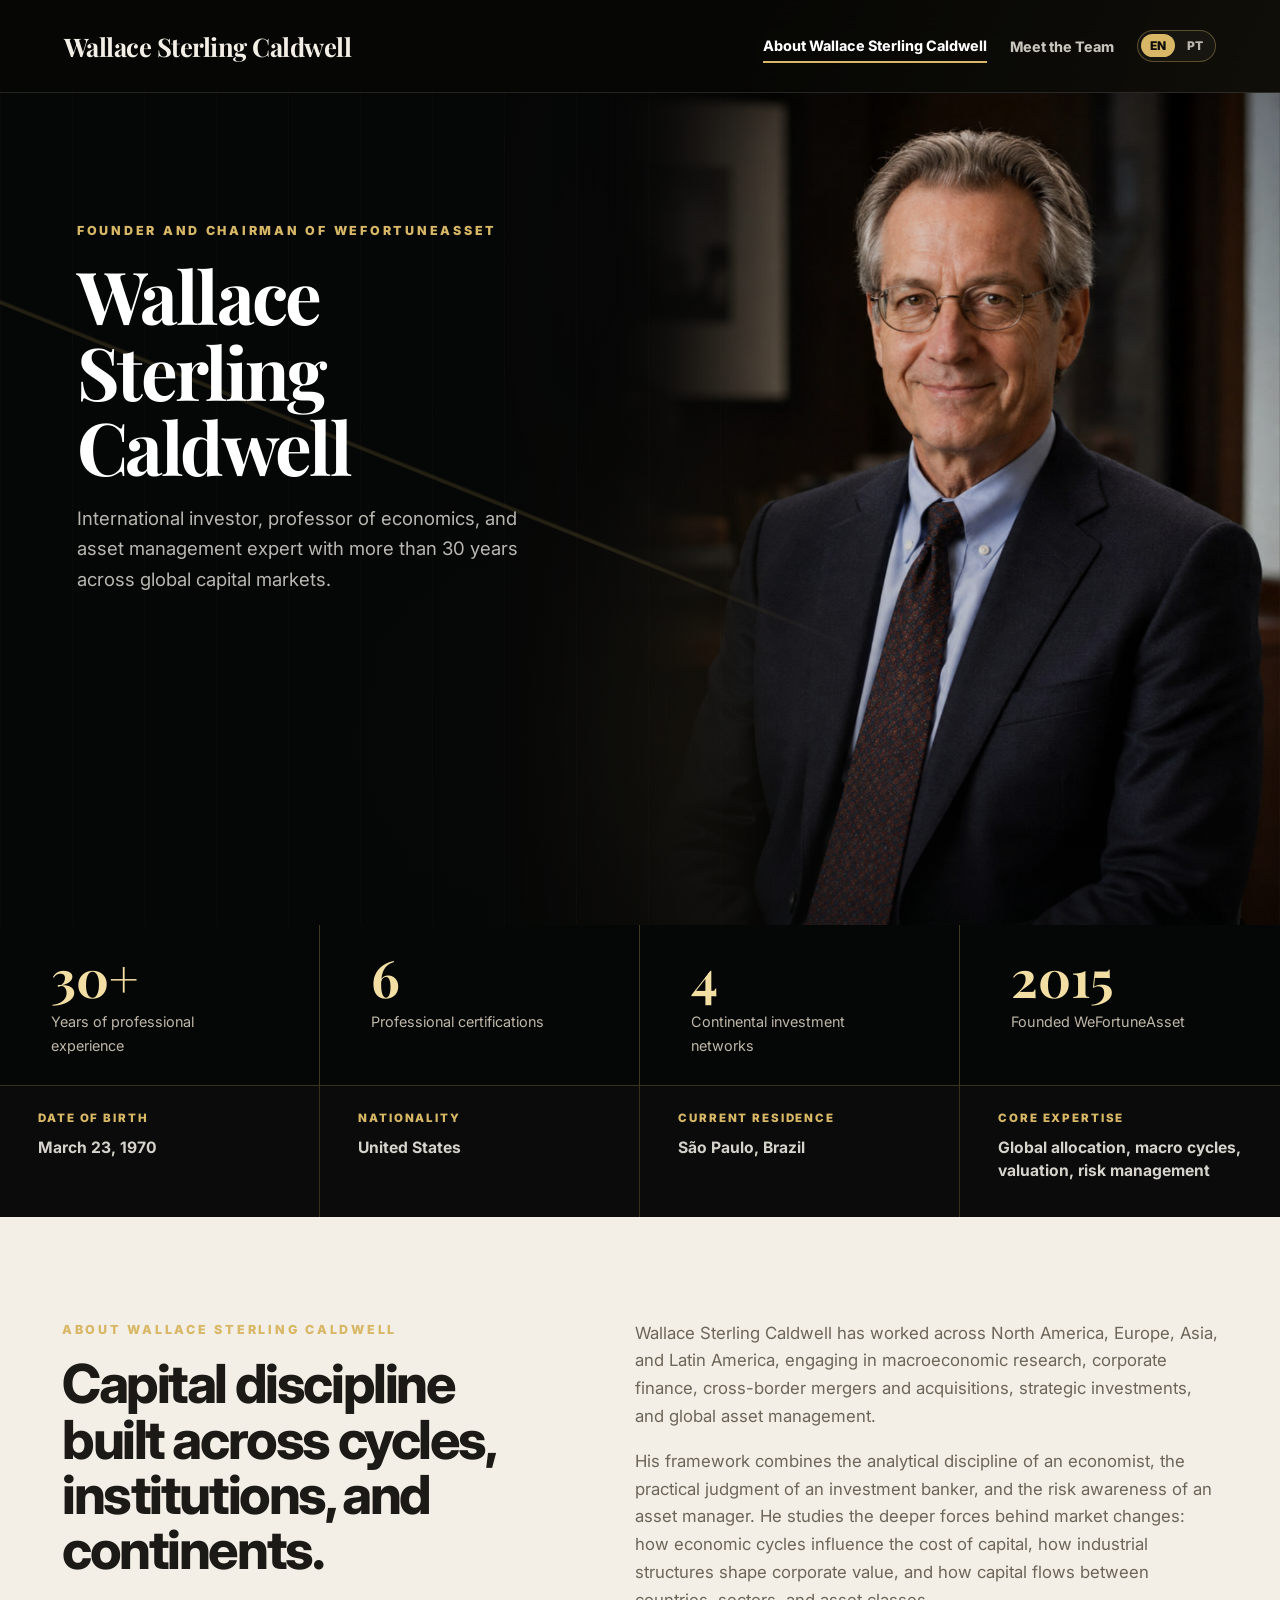
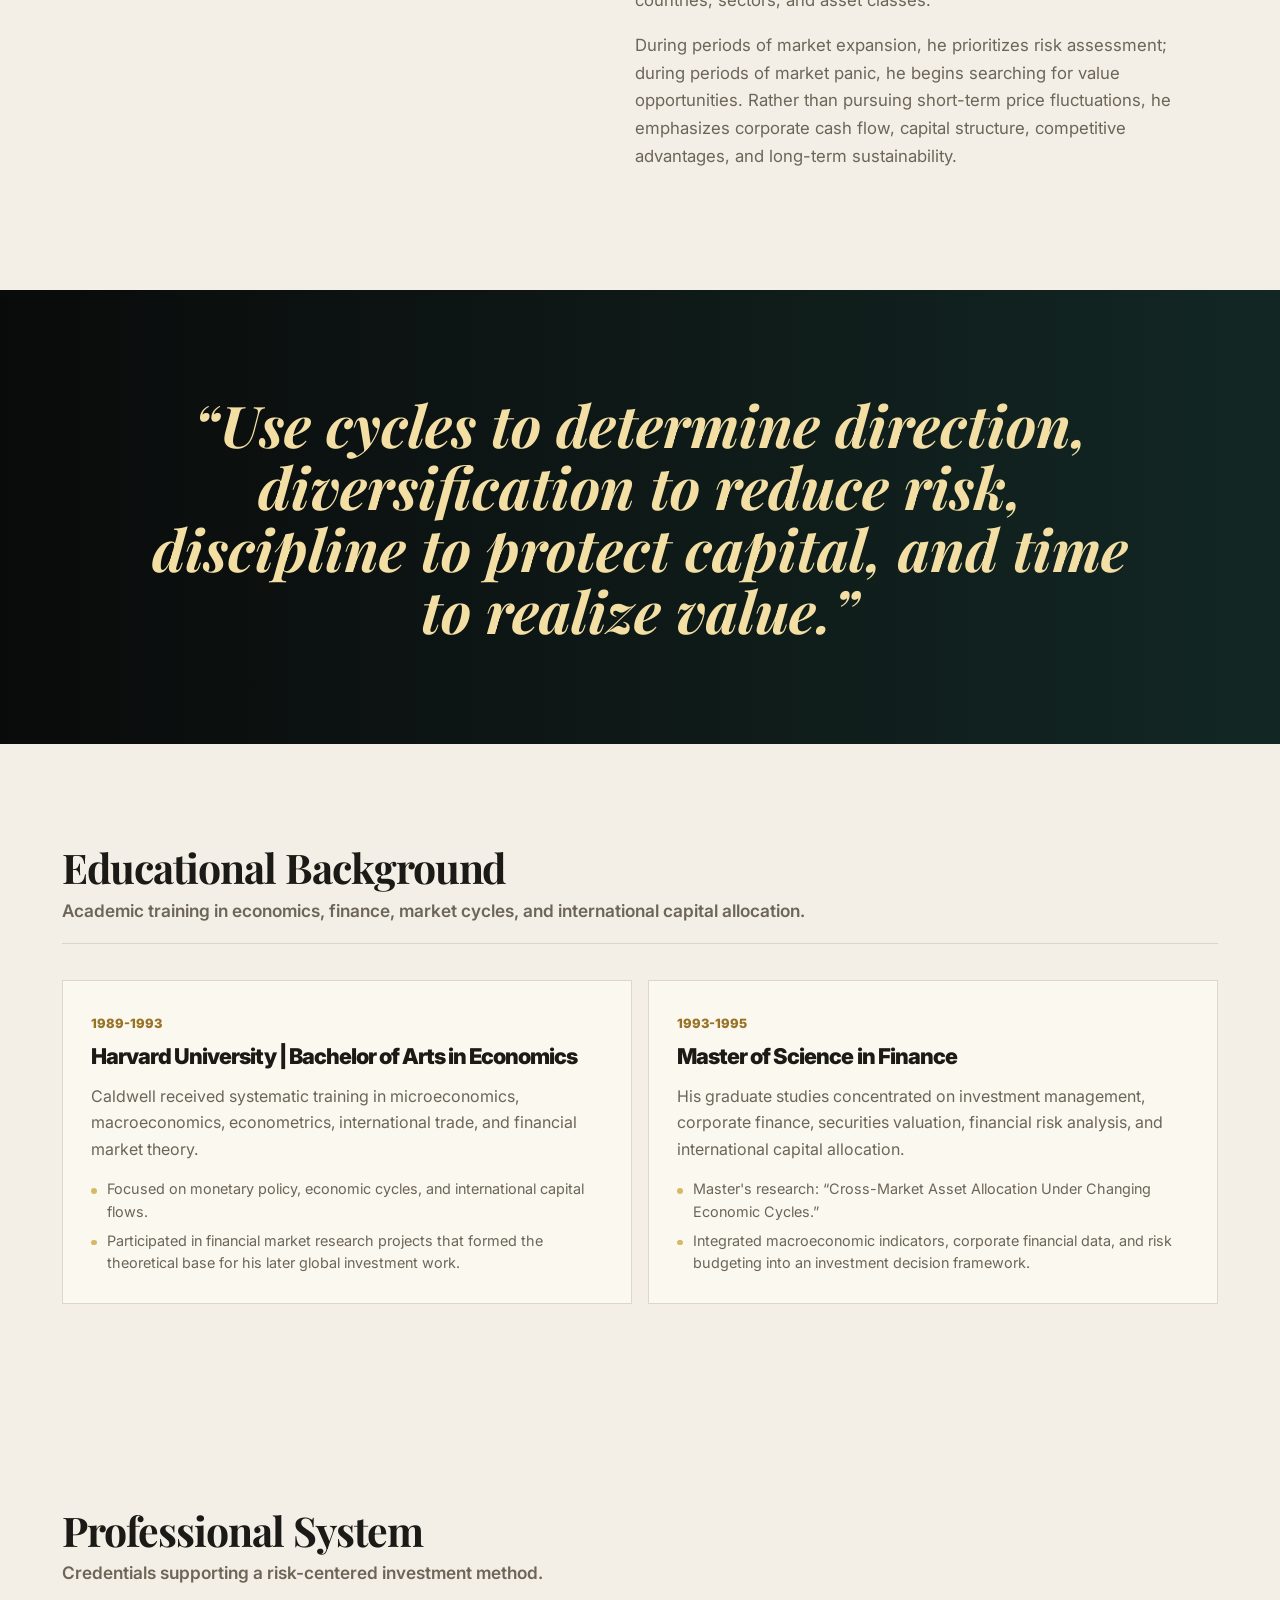
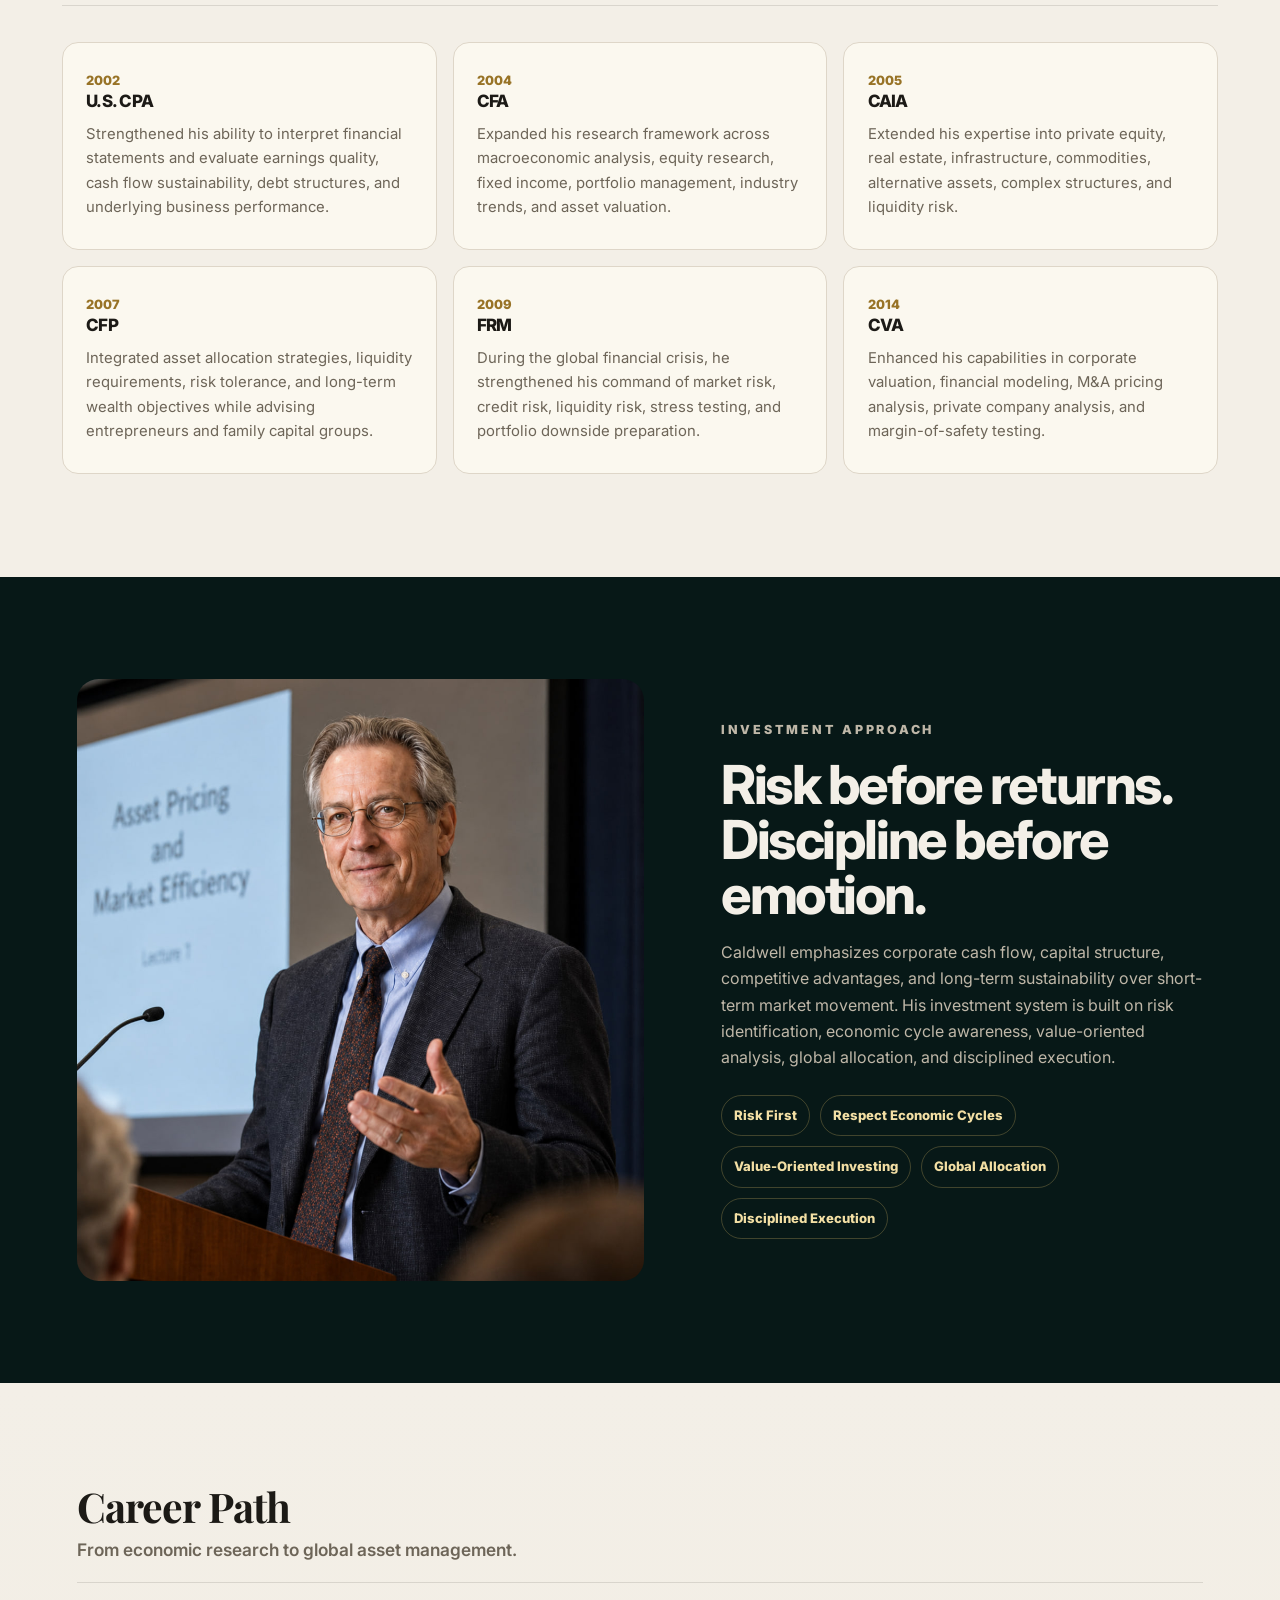
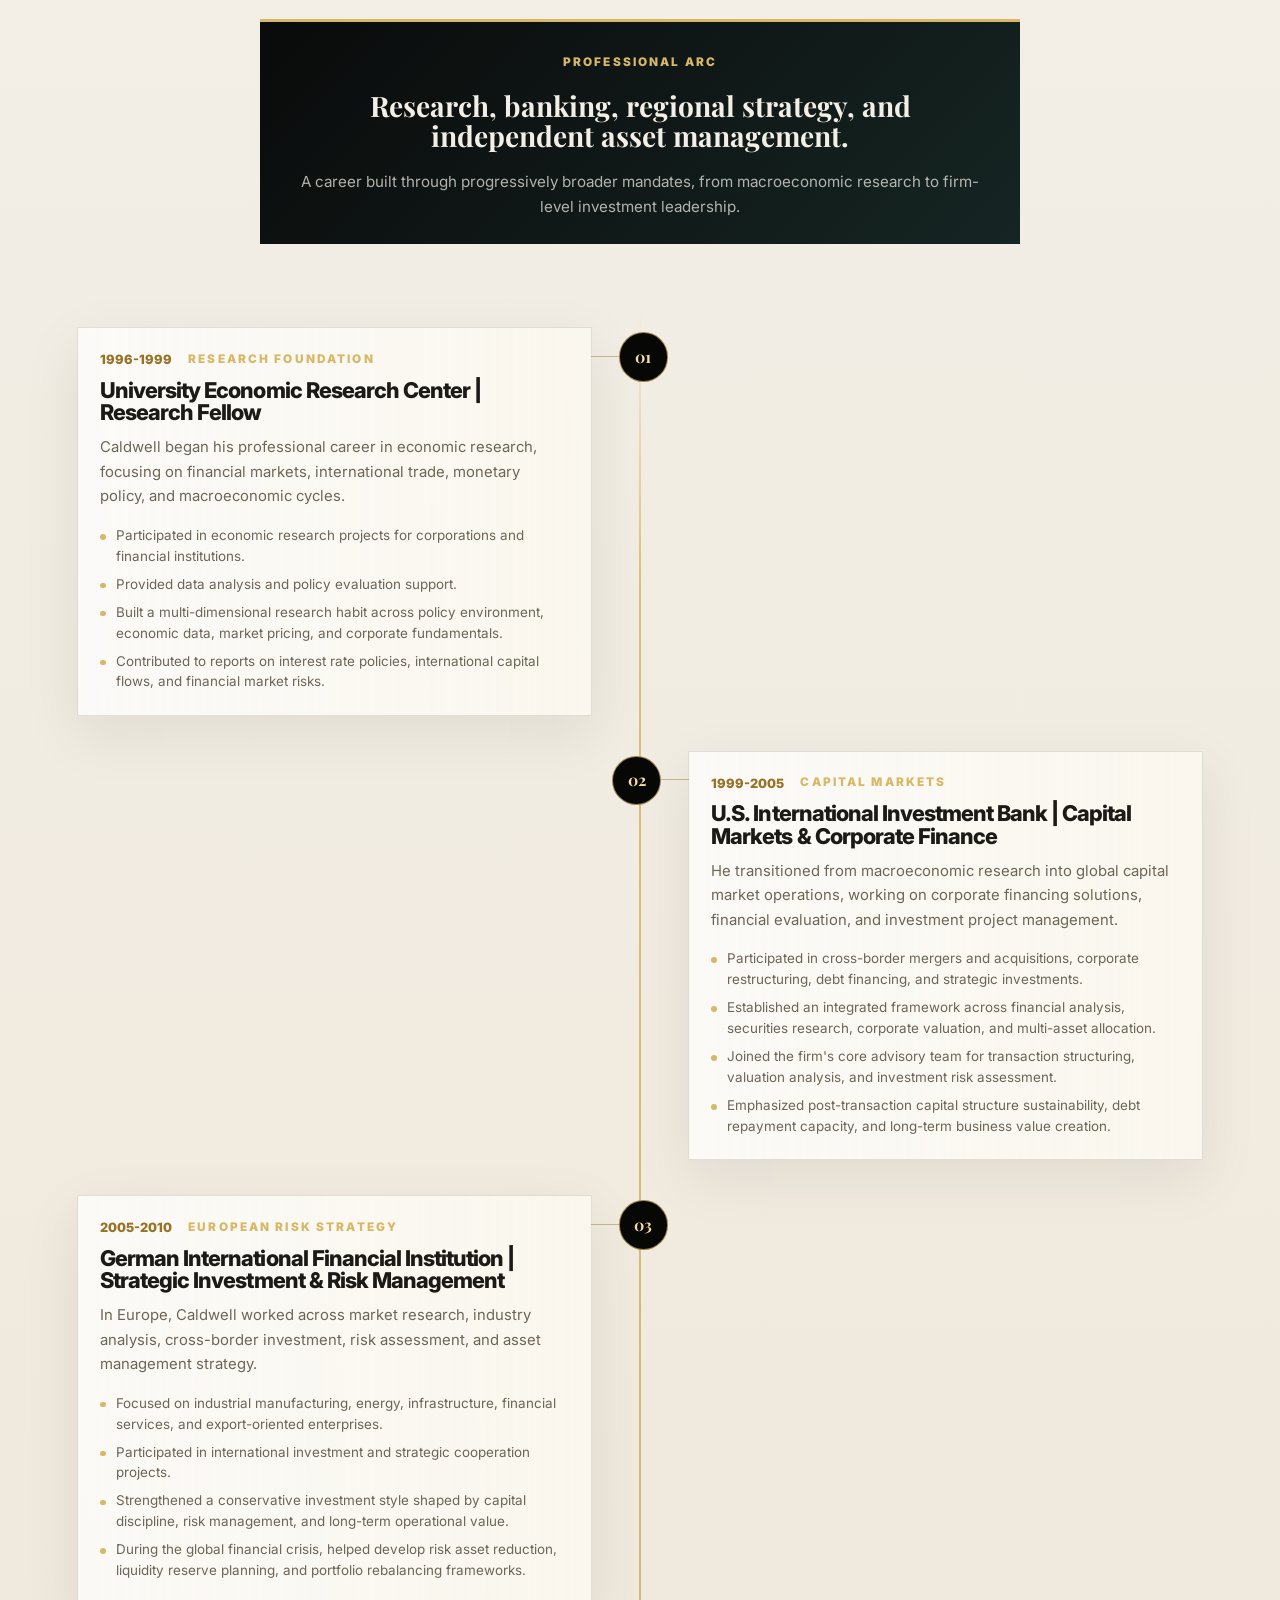
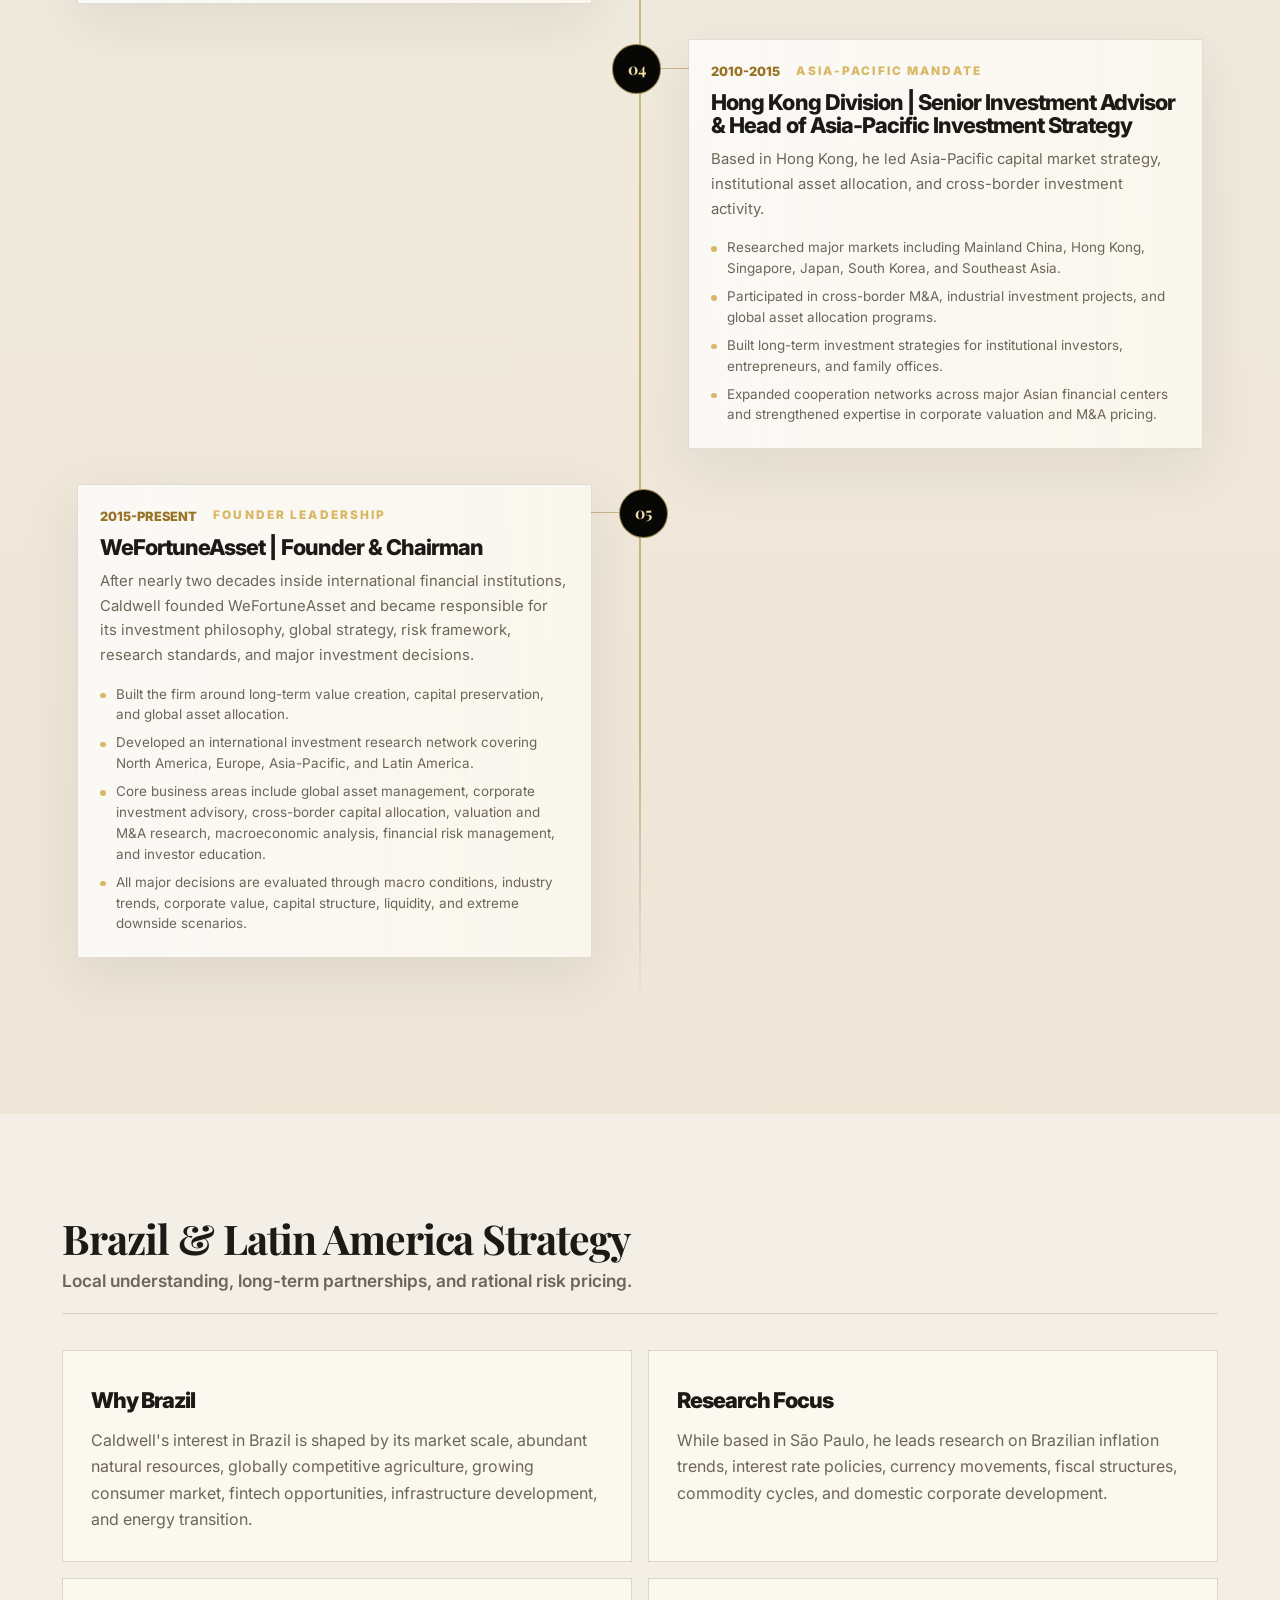
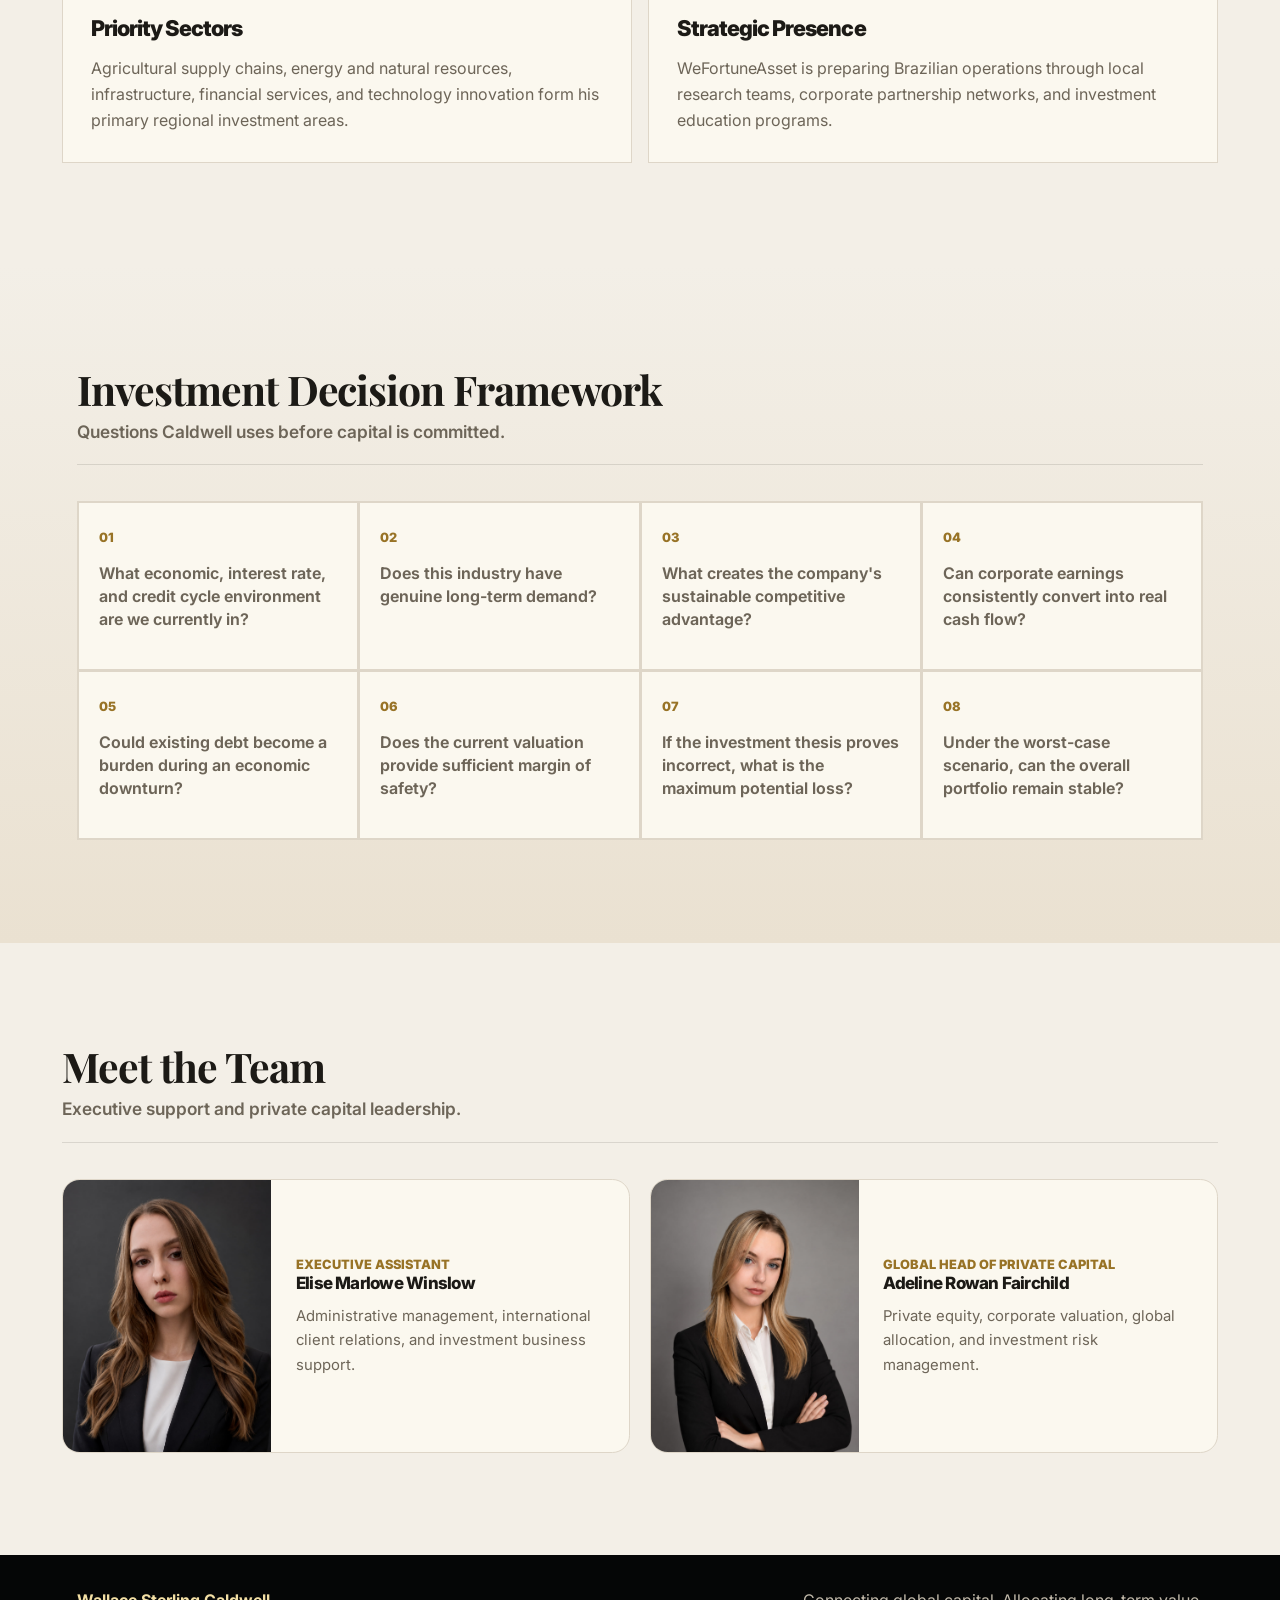
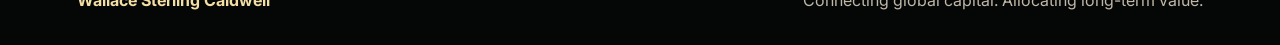
<file: index.html>
<!DOCTYPE html>
<html lang="en">
<head>
  <meta charset="UTF-8">
  <meta name="viewport" content="width=device-width, initial-scale=1.0">
  <title>Wallace Sterling Caldwell | Founder & Chairman of WeFortuneAsset</title>
  <meta name="description" content="Official profile of Wallace Sterling Caldwell, international investor, professor of economics, asset management expert, and Founder & Chairman of WeFortuneAsset.">
  <meta name="robots" content="index, follow">
  <meta property="og:type" content="profile">
  <meta property="og:title" content="Wallace Sterling Caldwell | Founder & Chairman of WeFortuneAsset">
  <meta property="og:description" content="Explore Wallace Sterling Caldwell's education, certifications, investment philosophy, global career path, and WeFortuneAsset leadership.">
  <meta property="og:image" content="pro3.png">
  <meta property="og:locale" content="en_US">
  <meta property="og:locale:alternate" content="pt_BR">
  <meta name="twitter:card" content="summary_large_image">
  <meta name="twitter:title" content="Wallace Sterling Caldwell | WeFortuneAsset">
  <meta name="twitter:description" content="International investor, economics professor, asset management expert, and Founder & Chairman of WeFortuneAsset.">
  <link rel="alternate" hreflang="en" href="index.html">
  <link rel="alternate" hreflang="pt-BR" href="pt/index.html">
  <link rel="alternate" hreflang="x-default" href="index.html">
  <link rel="icon" href="data:image/svg+xml,%3Csvg xmlns='http://www.w3.org/2000/svg' viewBox='0 0 64 64'%3E%3Crect width='64' height='64' fill='%23040605'/%3E%3Ctext x='32' y='40' text-anchor='middle' font-family='Georgia' font-size='24' fill='%23d9bd73'%3EW%3C/text%3E%3C/svg%3E">
  <link rel="preconnect" href="https://fonts.googleapis.com">
  <link rel="preconnect" href="https://fonts.gstatic.com" crossorigin>
  <link href="https://fonts.googleapis.com/css2?family=Inter:wght@400;500;600;700;800&family=Playfair+Display:ital,wght@0,600;0,700;1,600;1,700&display=swap" rel="stylesheet">
  <link rel="stylesheet" href="styles.css">
</head>
<body>
  <header class="site-header">
    <a class="site-name" href="index.html">Wallace Sterling Caldwell</a>
    <button class="nav-toggle" type="button" aria-label="Open navigation" aria-expanded="false" data-nav-toggle>
      <span></span>
      <span></span>
    </button>
    <nav class="site-nav" data-nav>
      <a href="index.html" aria-current="page">About Wallace Sterling Caldwell</a>
      <div class="nav-group">
        <a class="nav-parent" href="#team">Meet the Team</a>
        <div class="team-menu">
          <a href="elise.html">Elise Marlowe Winslow</a>
          <a href="adeline.html">Adeline Rowan Fairchild</a>
        </div>
      </div>
      <div class="lang-switch" aria-label="Language">
        <a href="index.html" aria-current="page">EN</a>
        <a href="pt/index.html">PT</a>
      </div>
    </nav>
  </header>

  <main>
    <section class="hero hero-wallace">
      <img class="hero-photo" src="pro3.png" alt="Portrait of Wallace Sterling Caldwell">
      <div class="hero-shade"></div>
      <div class="market-lines" aria-hidden="true"></div>
      <div class="hero-content">
        <p class="eyebrow">Founder and Chairman of WeFortuneAsset</p>
        <h1>Wallace Sterling Caldwell</h1>
        <p>International investor, professor of economics, and asset management expert with more than 30 years across global capital markets.</p>
      </div>
    </section>

    <section class="overview">
      <div><strong>30+</strong><span>Years of professional experience</span></div>
      <div><strong>6</strong><span>Professional certifications</span></div>
      <div><strong>4</strong><span>Continental investment networks</span></div>
      <div><strong>2015</strong><span>Founded WeFortuneAsset</span></div>
    </section>

    <section class="profile-snapshot">
      <div><span>Date of Birth</span><strong>March 23, 1970</strong></div>
      <div><span>Nationality</span><strong>United States</strong></div>
      <div><span>Current Residence</span><strong>São Paulo, Brazil</strong></div>
      <div><span>Core Expertise</span><strong>Global allocation, macro cycles, valuation, risk management</strong></div>
    </section>

    <section class="section editorial-intro">
      <div>
        <p class="section-kicker">About Wallace Sterling Caldwell</p>
        <h2>Capital discipline built across cycles, institutions, and continents.</h2>
      </div>
      <div class="prose">
        <p>Wallace Sterling Caldwell has worked across North America, Europe, Asia, and Latin America, engaging in macroeconomic research, corporate finance, cross-border mergers and acquisitions, strategic investments, and global asset management.</p>
        <p>His framework combines the analytical discipline of an economist, the practical judgment of an investment banker, and the risk awareness of an asset manager. He studies the deeper forces behind market changes: how economic cycles influence the cost of capital, how industrial structures shape corporate value, and how capital flows between countries, sectors, and asset classes.</p>
        <p>During periods of market expansion, he prioritizes risk assessment; during periods of market panic, he begins searching for value opportunities. Rather than pursuing short-term price fluctuations, he emphasizes corporate cash flow, capital structure, competitive advantages, and long-term sustainability.</p>
      </div>
    </section>

    <section class="quote-panel">
      <p>“Use cycles to determine direction, diversification to reduce risk, discipline to protect capital, and time to realize value.”</p>
    </section>

    <section class="section education-section">
      <div class="section-title">
        <p class="section-kicker">Educational Background</p>
        <h2>Academic training in economics, finance, market cycles, and international capital allocation.</h2>
      </div>
      <div class="education-grid">
        <article class="education-card">
          <span>1989-1993</span>
          <h3>Harvard University | Bachelor of Arts in Economics</h3>
          <p>Caldwell received systematic training in microeconomics, macroeconomics, econometrics, international trade, and financial market theory.</p>
          <ul class="detail-list">
            <li>Focused on monetary policy, economic cycles, and international capital flows.</li>
            <li>Participated in financial market research projects that formed the theoretical base for his later global investment work.</li>
          </ul>
        </article>
        <article class="education-card">
          <span>1993-1995</span>
          <h3>Master of Science in Finance</h3>
          <p>His graduate studies concentrated on investment management, corporate finance, securities valuation, financial risk analysis, and international capital allocation.</p>
          <ul class="detail-list">
            <li>Master's research: “Cross-Market Asset Allocation Under Changing Economic Cycles.”</li>
            <li>Integrated macroeconomic indicators, corporate financial data, and risk budgeting into an investment decision framework.</li>
          </ul>
        </article>
      </div>
    </section>

    <section class="section credentials">
      <div class="section-title">
        <p class="section-kicker">Professional System</p>
        <h2>Credentials supporting a risk-centered investment method.</h2>
      </div>
      <div class="credential-grid">
        <article><span>2002</span><h3>U.S. CPA</h3><p>Strengthened his ability to interpret financial statements and evaluate earnings quality, cash flow sustainability, debt structures, and underlying business performance.</p></article>
        <article><span>2004</span><h3>CFA</h3><p>Expanded his research framework across macroeconomic analysis, equity research, fixed income, portfolio management, industry trends, and asset valuation.</p></article>
        <article><span>2005</span><h3>CAIA</h3><p>Extended his expertise into private equity, real estate, infrastructure, commodities, alternative assets, complex structures, and liquidity risk.</p></article>
        <article><span>2007</span><h3>CFP</h3><p>Integrated asset allocation strategies, liquidity requirements, risk tolerance, and long-term wealth objectives while advising entrepreneurs and family capital groups.</p></article>
        <article><span>2009</span><h3>FRM</h3><p>During the global financial crisis, he strengthened his command of market risk, credit risk, liquidity risk, stress testing, and portfolio downside preparation.</p></article>
        <article><span>2014</span><h3>CVA</h3><p>Enhanced his capabilities in corporate valuation, financial modeling, M&amp;A pricing analysis, private company analysis, and margin-of-safety testing.</p></article>
      </div>
    </section>

    <section class="image-feature">
      <img src="pro4.png" alt="Wallace Sterling Caldwell speaking at an investment lecture">
      <div>
        <p class="section-kicker">Investment Approach</p>
        <h2>Risk before returns. Discipline before emotion.</h2>
        <p>Caldwell emphasizes corporate cash flow, capital structure, competitive advantages, and long-term sustainability over short-term market movement. His investment system is built on risk identification, economic cycle awareness, value-oriented analysis, global allocation, and disciplined execution.</p>
        <ul>
          <li>Risk First</li>
          <li>Respect Economic Cycles</li>
          <li>Value-Oriented Investing</li>
          <li>Global Allocation</li>
          <li>Disciplined Execution</li>
        </ul>
      </div>
    </section>

    <section class="section timeline-section">
      <div class="section-title">
        <p class="section-kicker">Career Path</p>
        <h2>From economic research to global asset management.</h2>
      </div>
      <div class="career-board">
        <aside class="career-overview">
          <span>Professional Arc</span>
          <strong>Research, banking, regional strategy, and independent asset management.</strong>
          <p>A career built through progressively broader mandates, from macroeconomic research to firm-level investment leadership.</p>
        </aside>
        <div class="timeline">
          <article>
            <span class="milestone">01</span>
            <div class="milestone-body">
              <div class="milestone-meta"><time>1996-1999</time><span>Research Foundation</span></div>
              <h3>University Economic Research Center | Research Fellow</h3>
              <p>Caldwell began his professional career in economic research, focusing on financial markets, international trade, monetary policy, and macroeconomic cycles.</p>
              <ul class="detail-list">
                <li>Participated in economic research projects for corporations and financial institutions.</li>
                <li>Provided data analysis and policy evaluation support.</li>
                <li>Built a multi-dimensional research habit across policy environment, economic data, market pricing, and corporate fundamentals.</li>
                <li>Contributed to reports on interest rate policies, international capital flows, and financial market risks.</li>
              </ul>
            </div>
          </article>
          <article>
            <span class="milestone">02</span>
            <div class="milestone-body">
              <div class="milestone-meta"><time>1999-2005</time><span>Capital Markets</span></div>
              <h3>U.S. International Investment Bank | Capital Markets &amp; Corporate Finance</h3>
              <p>He transitioned from macroeconomic research into global capital market operations, working on corporate financing solutions, financial evaluation, and investment project management.</p>
              <ul class="detail-list">
                <li>Participated in cross-border mergers and acquisitions, corporate restructuring, debt financing, and strategic investments.</li>
                <li>Established an integrated framework across financial analysis, securities research, corporate valuation, and multi-asset allocation.</li>
                <li>Joined the firm's core advisory team for transaction structuring, valuation analysis, and investment risk assessment.</li>
                <li>Emphasized post-transaction capital structure sustainability, debt repayment capacity, and long-term business value creation.</li>
              </ul>
            </div>
          </article>
          <article>
            <span class="milestone">03</span>
            <div class="milestone-body">
              <div class="milestone-meta"><time>2005-2010</time><span>European Risk Strategy</span></div>
              <h3>German International Financial Institution | Strategic Investment &amp; Risk Management</h3>
              <p>In Europe, Caldwell worked across market research, industry analysis, cross-border investment, risk assessment, and asset management strategy.</p>
              <ul class="detail-list">
                <li>Focused on industrial manufacturing, energy, infrastructure, financial services, and export-oriented enterprises.</li>
                <li>Participated in international investment and strategic cooperation projects.</li>
                <li>Strengthened a conservative investment style shaped by capital discipline, risk management, and long-term operational value.</li>
                <li>During the global financial crisis, helped develop risk asset reduction, liquidity reserve planning, and portfolio rebalancing frameworks.</li>
              </ul>
            </div>
          </article>
          <article>
            <span class="milestone">04</span>
            <div class="milestone-body">
              <div class="milestone-meta"><time>2010-2015</time><span>Asia-Pacific Mandate</span></div>
              <h3>Hong Kong Division | Senior Investment Advisor &amp; Head of Asia-Pacific Investment Strategy</h3>
              <p>Based in Hong Kong, he led Asia-Pacific capital market strategy, institutional asset allocation, and cross-border investment activity.</p>
              <ul class="detail-list">
                <li>Researched major markets including Mainland China, Hong Kong, Singapore, Japan, South Korea, and Southeast Asia.</li>
                <li>Participated in cross-border M&amp;A, industrial investment projects, and global asset allocation programs.</li>
                <li>Built long-term investment strategies for institutional investors, entrepreneurs, and family offices.</li>
                <li>Expanded cooperation networks across major Asian financial centers and strengthened expertise in corporate valuation and M&amp;A pricing.</li>
              </ul>
            </div>
          </article>
          <article>
            <span class="milestone">05</span>
            <div class="milestone-body">
              <div class="milestone-meta"><time>2015-Present</time><span>Founder Leadership</span></div>
              <h3>WeFortuneAsset | Founder &amp; Chairman</h3>
              <p>After nearly two decades inside international financial institutions, Caldwell founded WeFortuneAsset and became responsible for its investment philosophy, global strategy, risk framework, research standards, and major investment decisions.</p>
              <ul class="detail-list">
                <li>Built the firm around long-term value creation, capital preservation, and global asset allocation.</li>
                <li>Developed an international investment research network covering North America, Europe, Asia-Pacific, and Latin America.</li>
                <li>Core business areas include global asset management, corporate investment advisory, cross-border capital allocation, valuation and M&amp;A research, macroeconomic analysis, financial risk management, and investor education.</li>
                <li>All major decisions are evaluated through macro conditions, industry trends, corporate value, capital structure, liquidity, and extreme downside scenarios.</li>
              </ul>
            </div>
          </article>
        </div>
      </div>
    </section>

    <section class="section strategy-section">
      <div class="section-title">
        <p class="section-kicker">Brazil &amp; Latin America Strategy</p>
        <h2>Local understanding, long-term partnerships, and rational risk pricing.</h2>
      </div>
      <div class="strategy-grid">
        <article class="strategy-card">
          <h3>Why Brazil</h3>
          <p>Caldwell's interest in Brazil is shaped by its market scale, abundant natural resources, globally competitive agriculture, growing consumer market, fintech opportunities, infrastructure development, and energy transition.</p>
        </article>
        <article class="strategy-card">
          <h3>Research Focus</h3>
          <p>While based in São Paulo, he leads research on Brazilian inflation trends, interest rate policies, currency movements, fiscal structures, commodity cycles, and domestic corporate development.</p>
        </article>
        <article class="strategy-card">
          <h3>Priority Sectors</h3>
          <p>Agricultural supply chains, energy and natural resources, infrastructure, financial services, and technology innovation form his primary regional investment areas.</p>
        </article>
        <article class="strategy-card">
          <h3>Strategic Presence</h3>
          <p>WeFortuneAsset is preparing Brazilian operations through local research teams, corporate partnership networks, and investment education programs.</p>
        </article>
      </div>
    </section>

    <section class="section framework-section">
      <div class="section-title">
        <p class="section-kicker">Investment Decision Framework</p>
        <h2>Questions Caldwell uses before capital is committed.</h2>
      </div>
      <div class="framework-grid">
        <article><span>01</span><p>What economic, interest rate, and credit cycle environment are we currently in?</p></article>
        <article><span>02</span><p>Does this industry have genuine long-term demand?</p></article>
        <article><span>03</span><p>What creates the company's sustainable competitive advantage?</p></article>
        <article><span>04</span><p>Can corporate earnings consistently convert into real cash flow?</p></article>
        <article><span>05</span><p>Could existing debt become a burden during an economic downturn?</p></article>
        <article><span>06</span><p>Does the current valuation provide sufficient margin of safety?</p></article>
        <article><span>07</span><p>If the investment thesis proves incorrect, what is the maximum potential loss?</p></article>
        <article><span>08</span><p>Under the worst-case scenario, can the overall portfolio remain stable?</p></article>
      </div>
    </section>

    <section class="section team-section" id="team">
      <div class="section-title">
        <p class="section-kicker">Meet the Team</p>
        <h2>Executive support and private capital leadership.</h2>
      </div>
      <div class="team-grid">
        <a class="team-card" href="elise.html">
          <img src="Elise1.png" alt="Elise Marlowe Winslow">
          <div>
            <span>Executive Assistant</span>
            <h3>Elise Marlowe Winslow</h3>
            <p>Administrative management, international client relations, and investment business support.</p>
          </div>
        </a>
        <a class="team-card" href="adeline.html">
          <img src="Adeline1.png" alt="Adeline Rowan Fairchild">
          <div>
            <span>Global Head of Private Capital</span>
            <h3>Adeline Rowan Fairchild</h3>
            <p>Private equity, corporate valuation, global allocation, and investment risk management.</p>
          </div>
        </a>
      </div>
    </section>
  </main>

  <footer class="site-footer">
    <strong>Wallace Sterling Caldwell</strong>
    <span>Connecting global capital. Allocating long-term value.</span>
  </footer>

  <script src="script.js"></script>
</body>
</html>
</file>
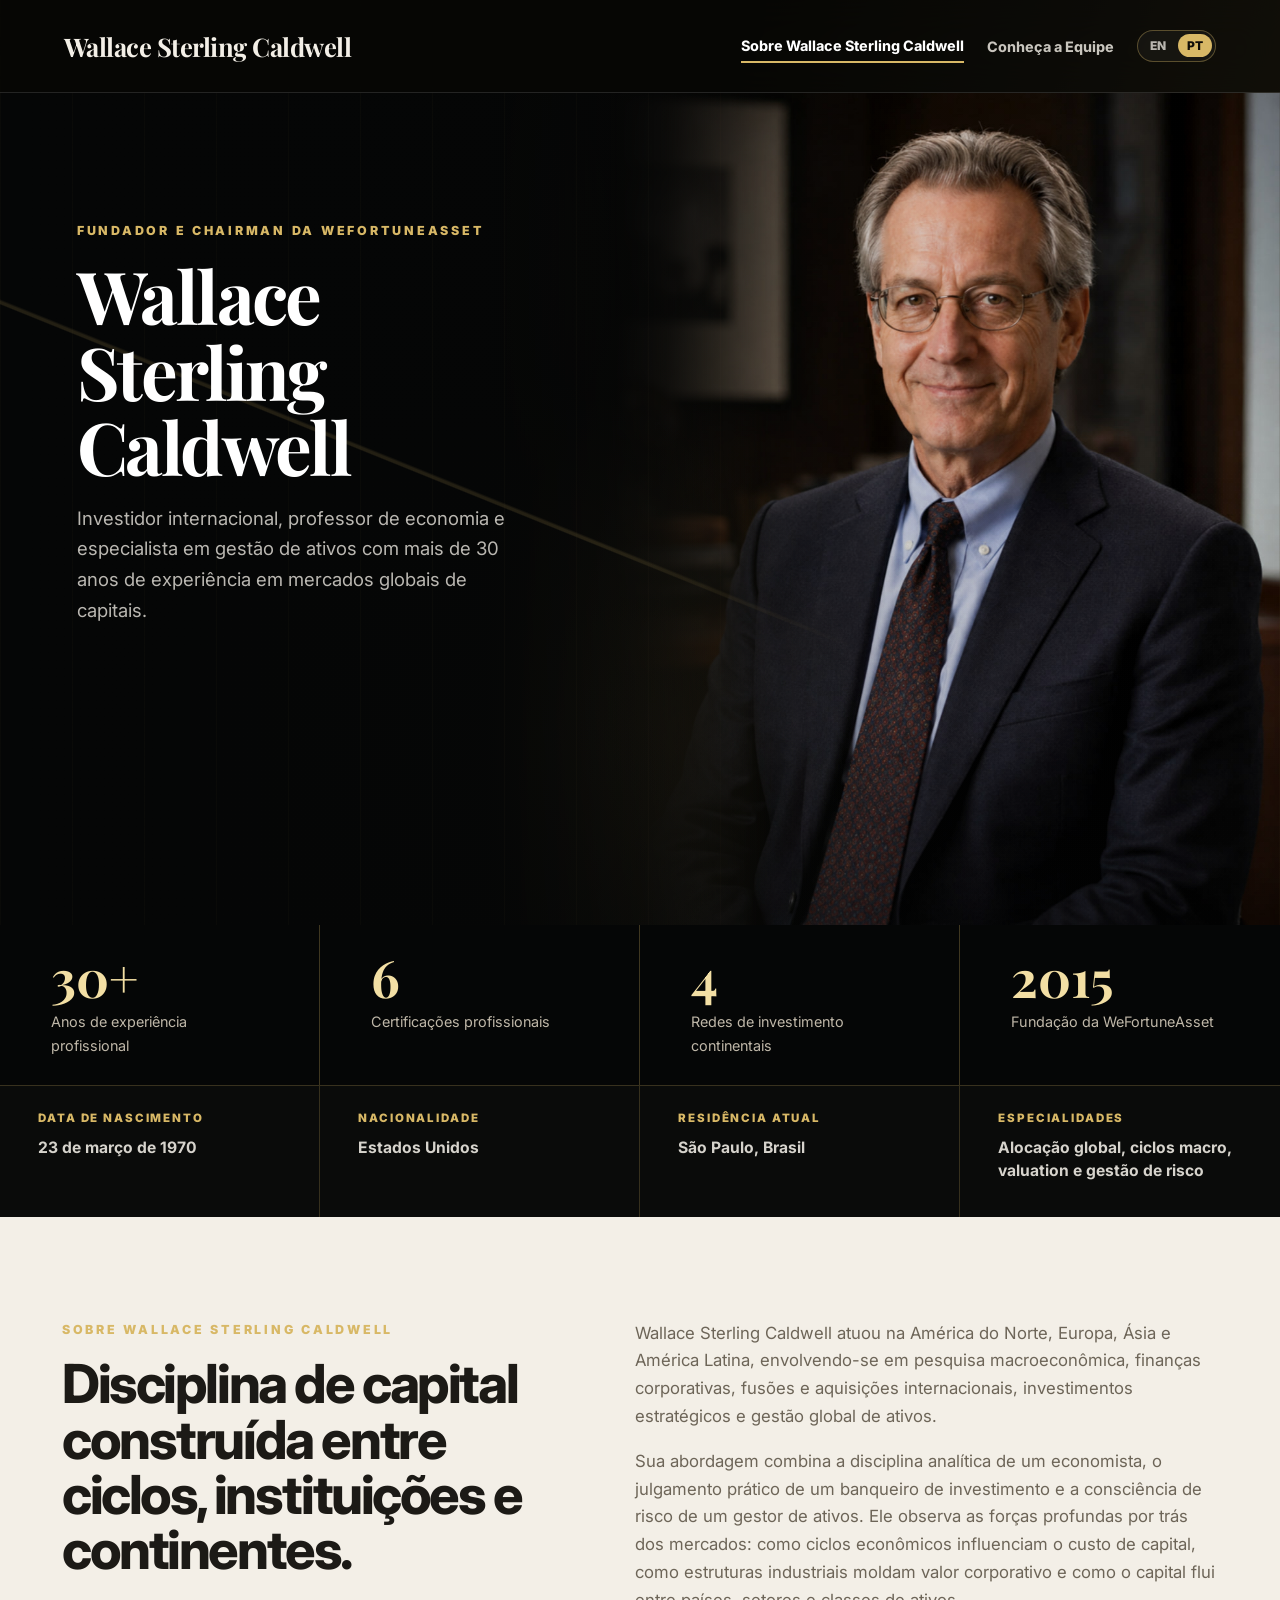
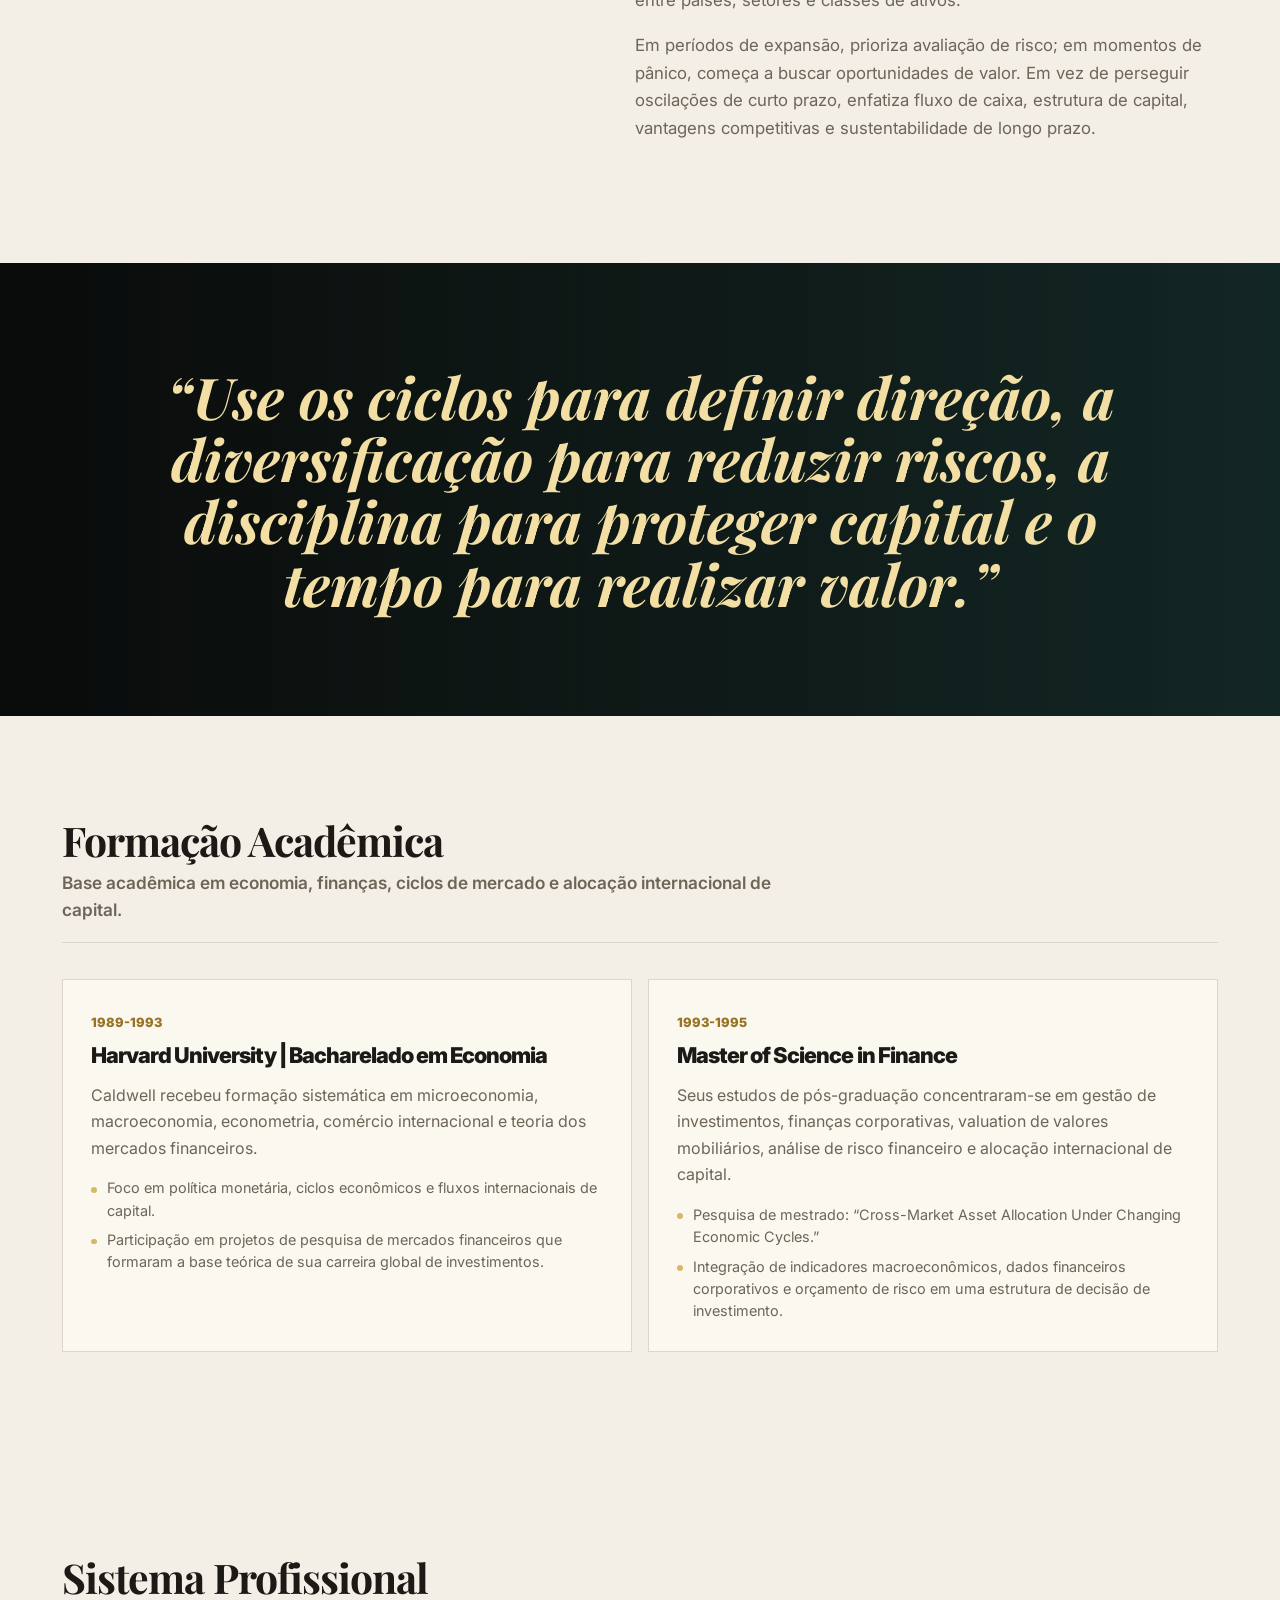
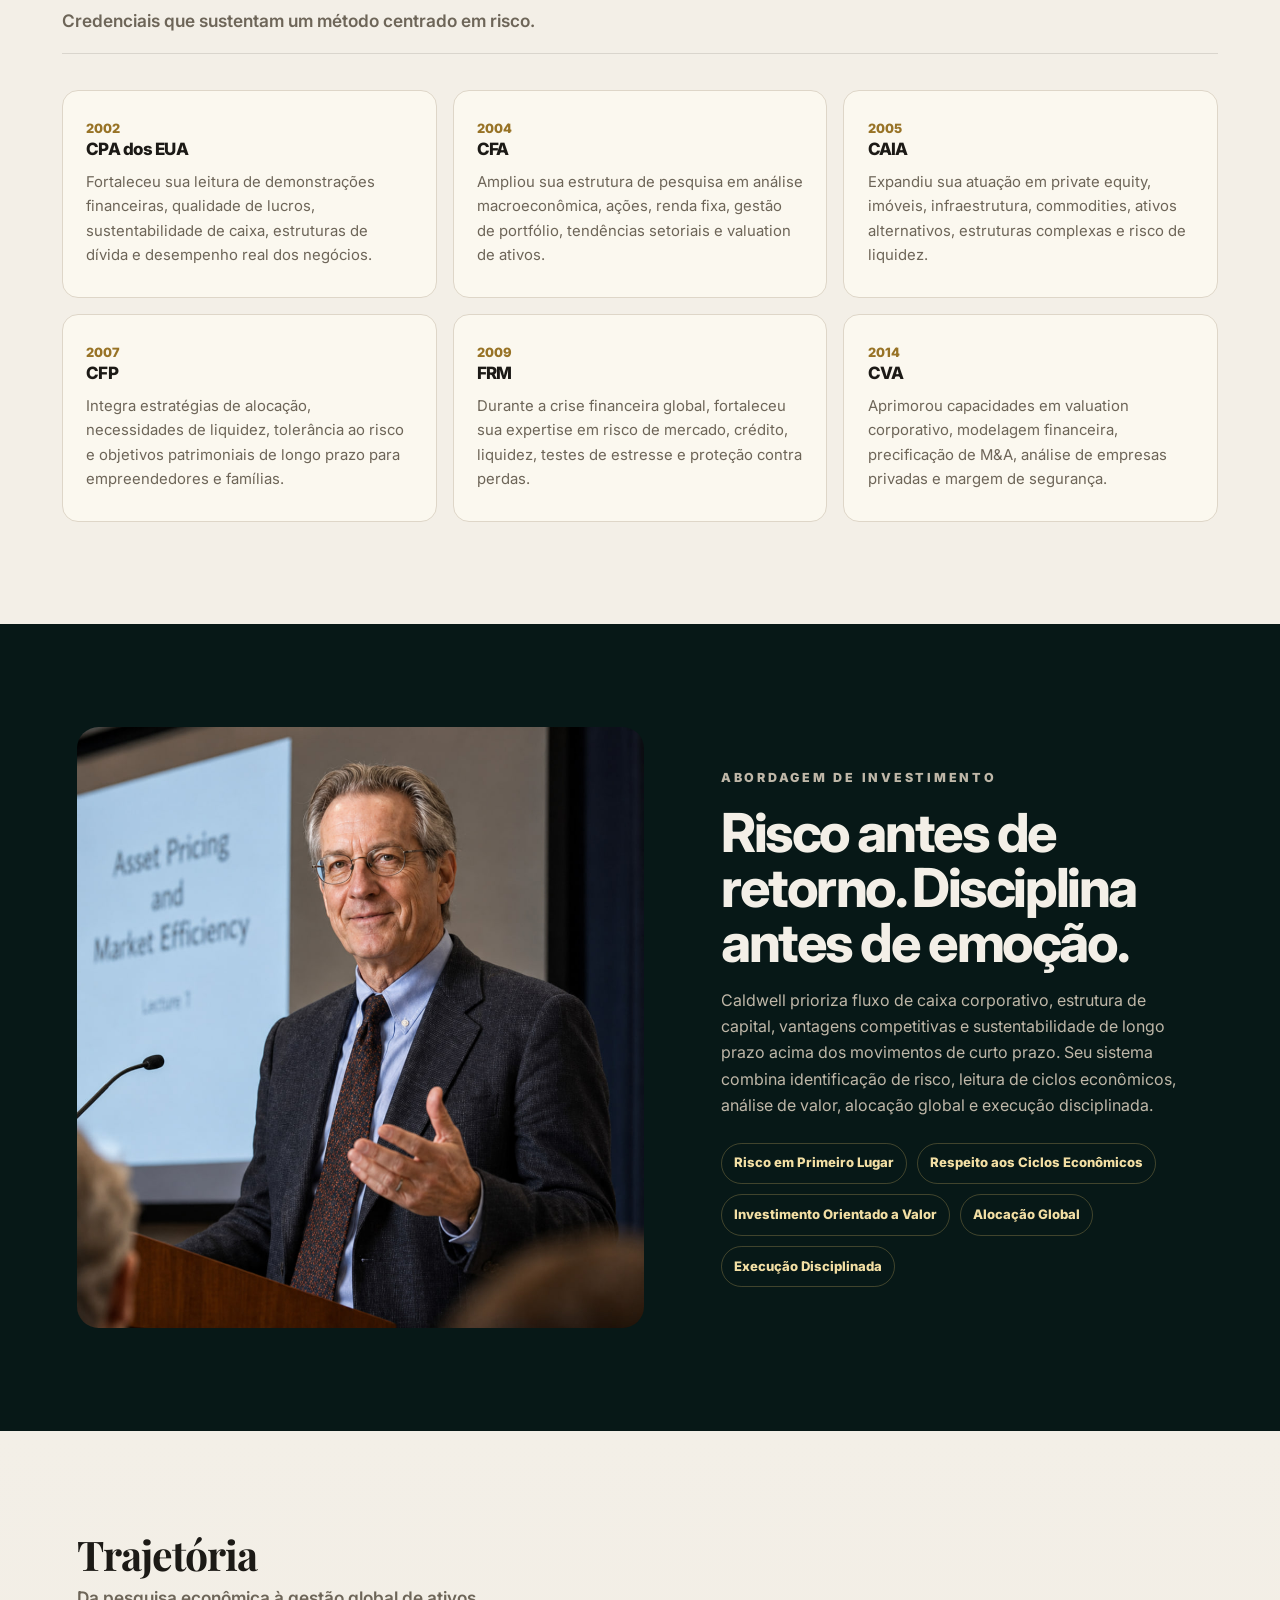
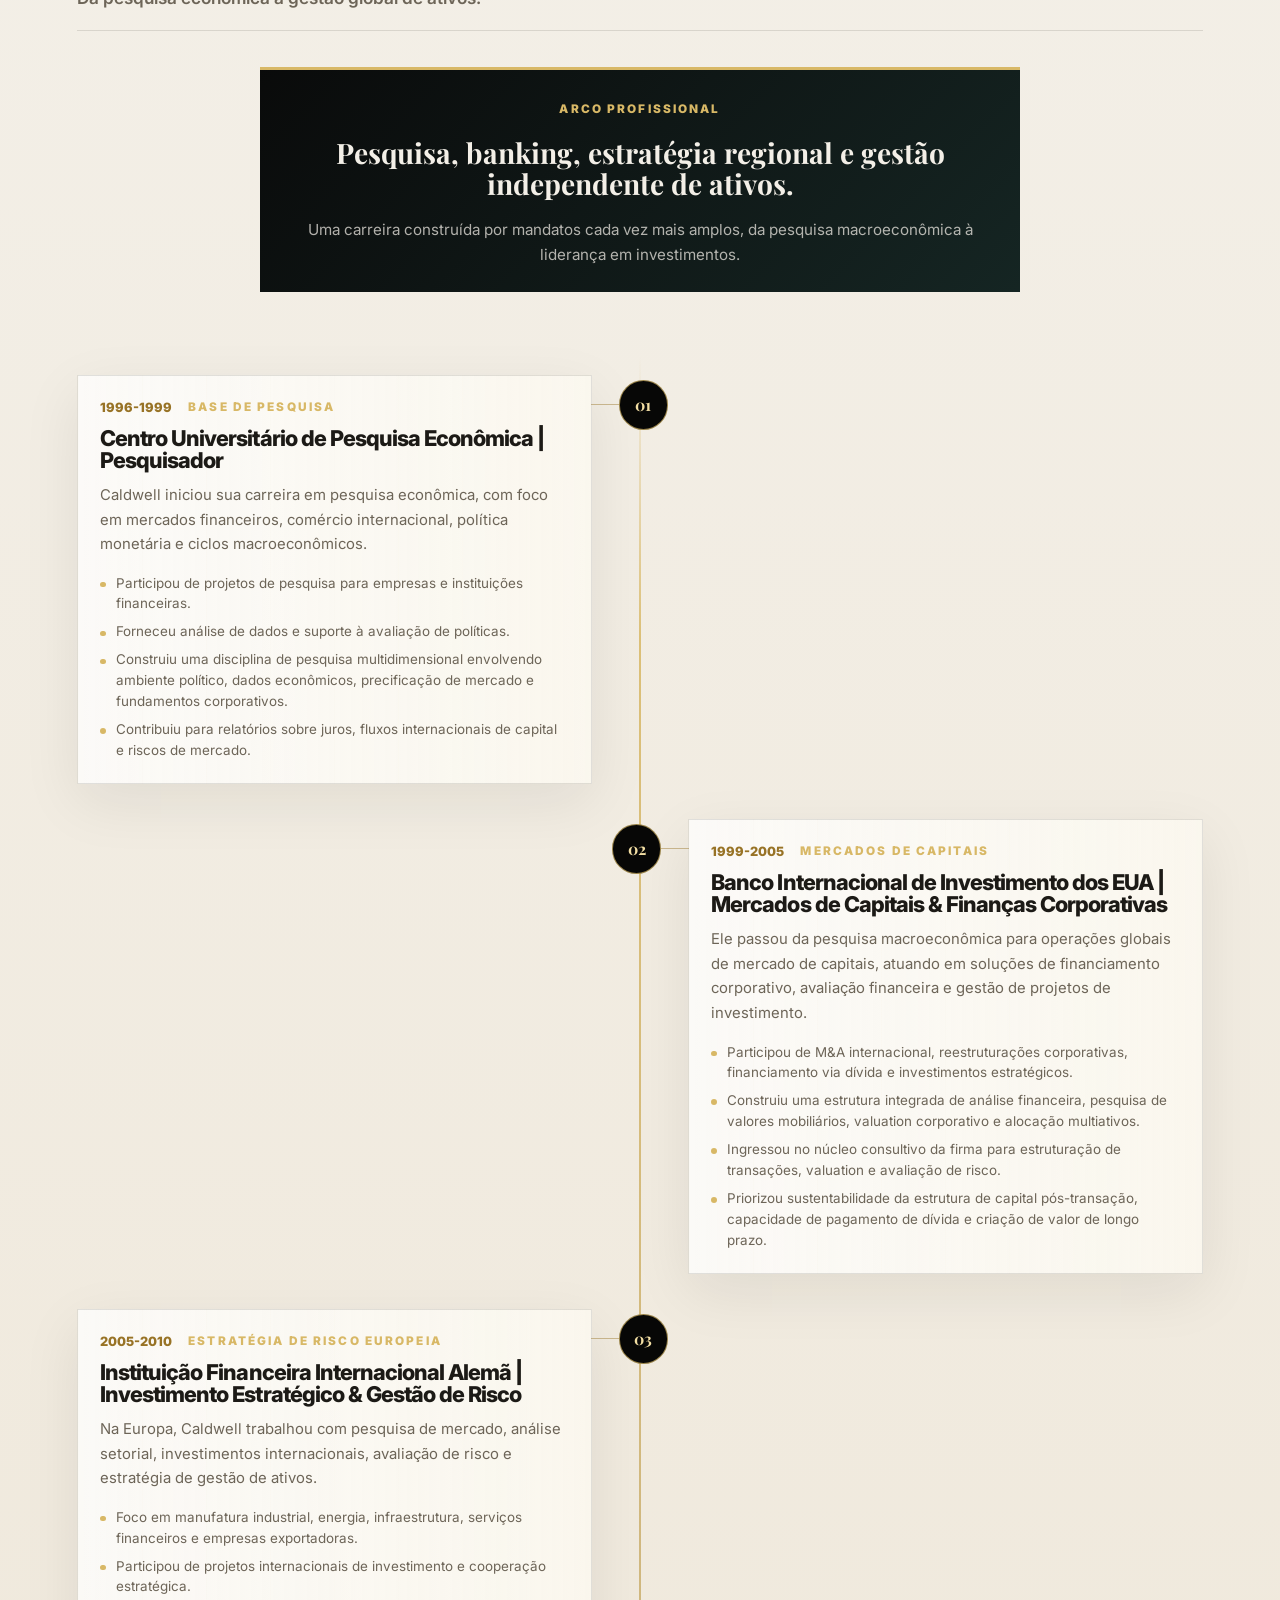
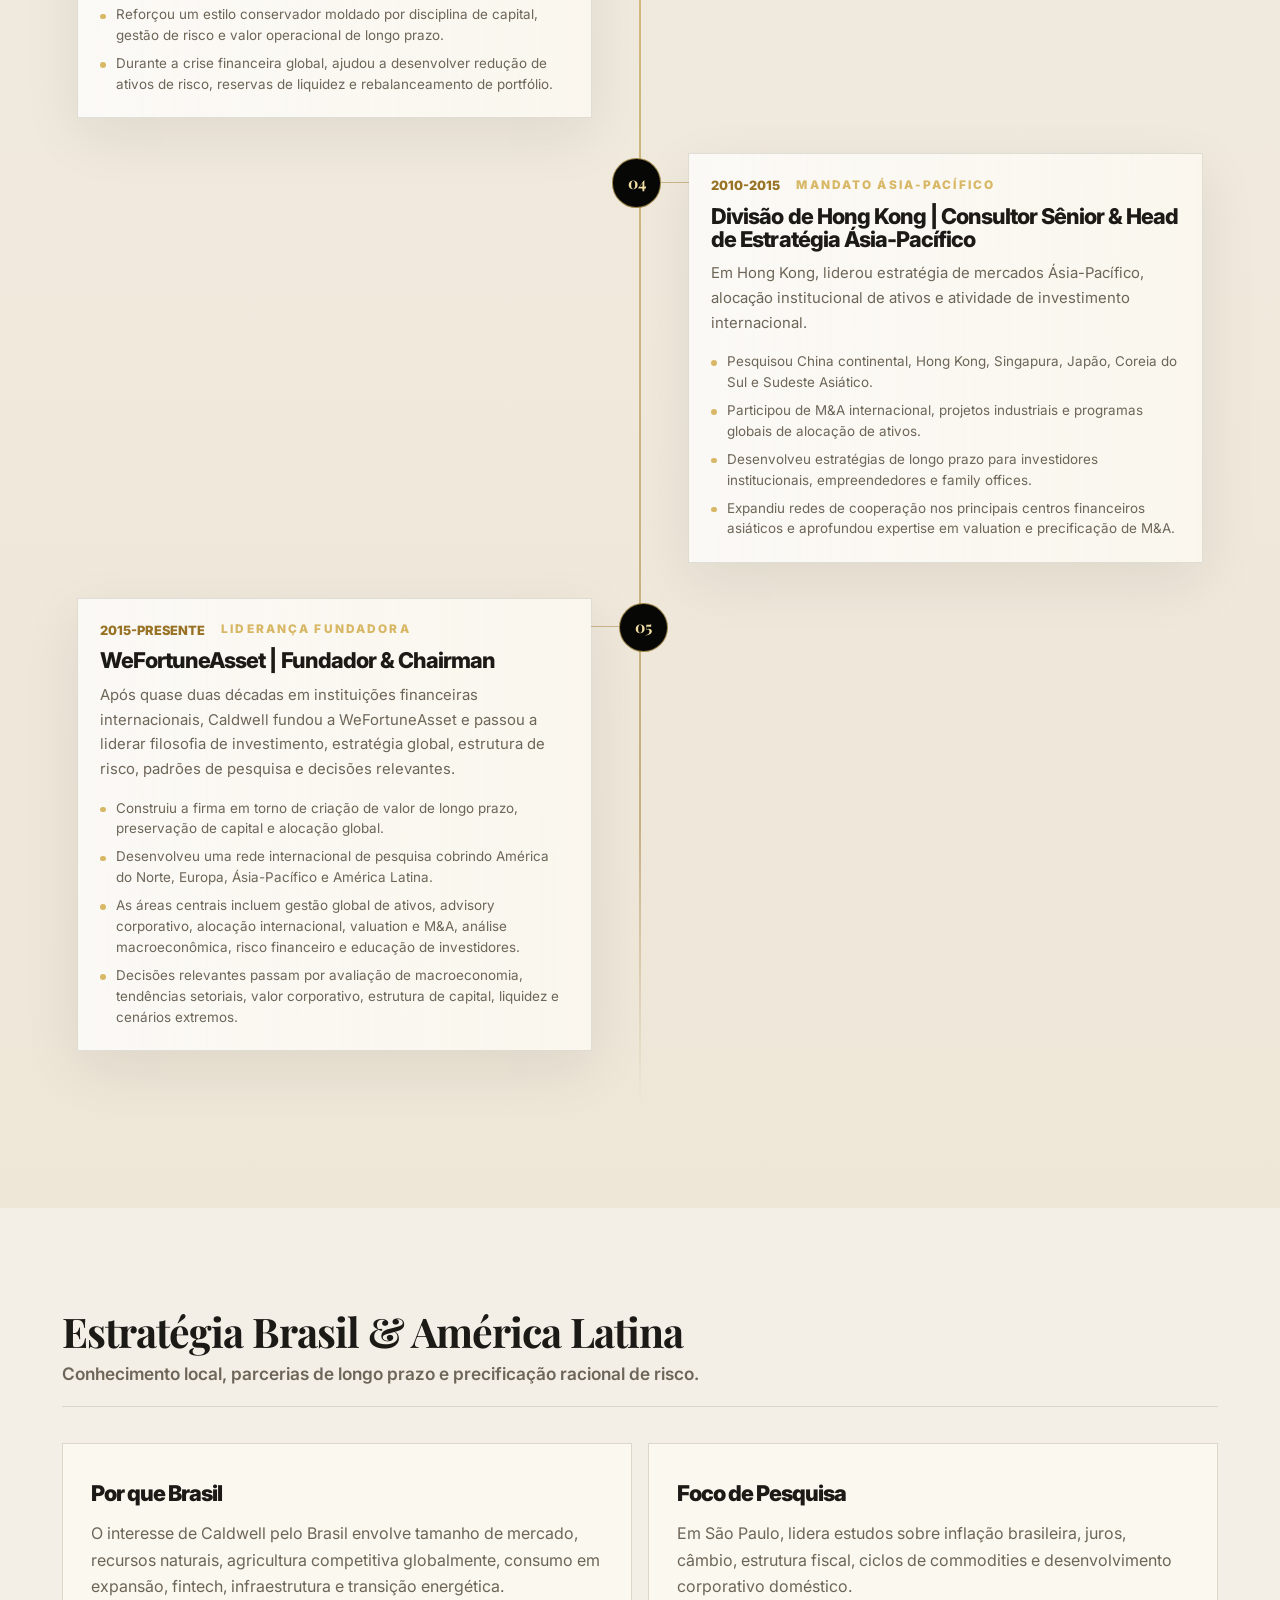
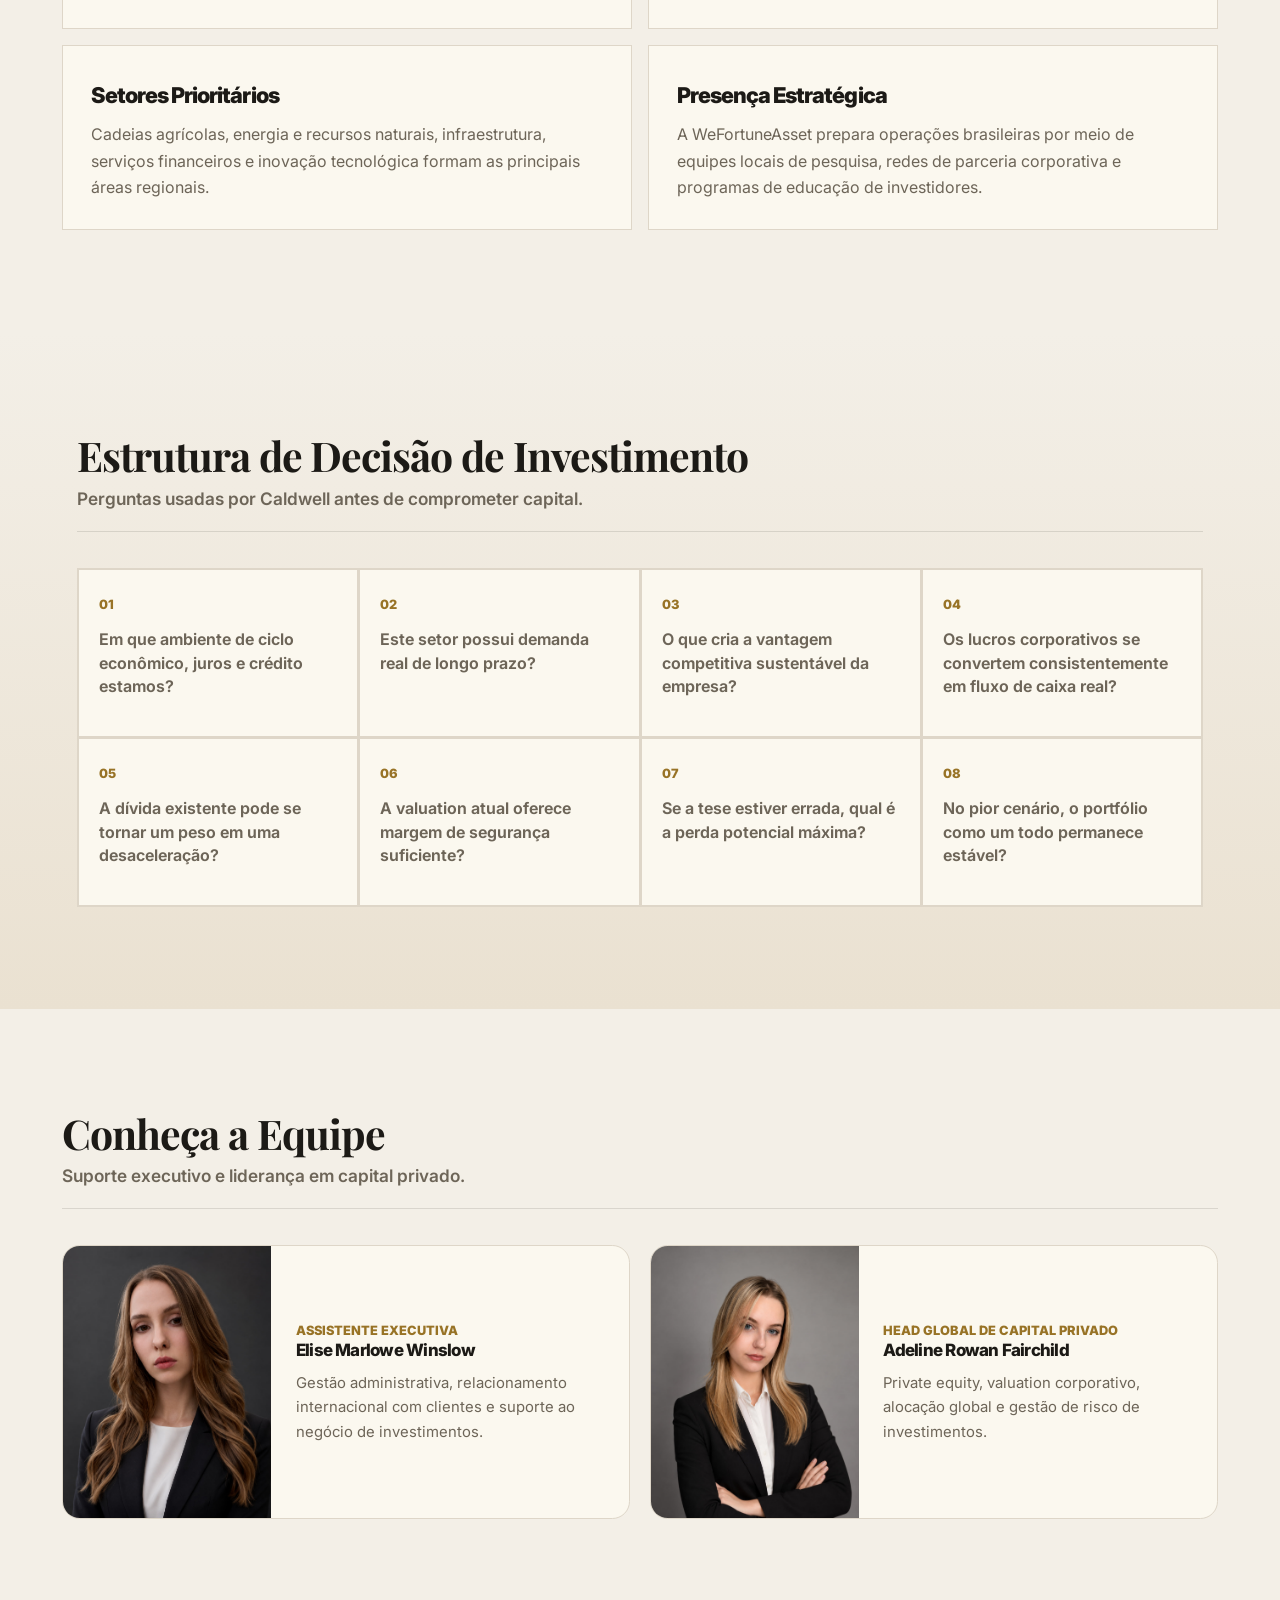
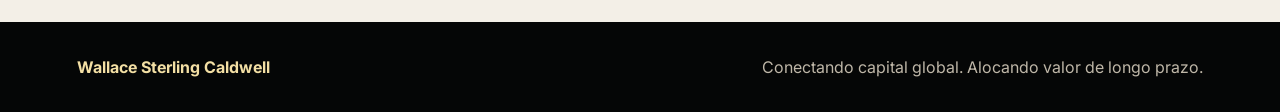
<file: pt/index.html>
<!DOCTYPE html>
<html lang="pt-BR">
<head>
  <meta charset="UTF-8">
  <meta name="viewport" content="width=device-width, initial-scale=1.0">
  <title>Wallace Sterling Caldwell | Fundador e Chairman da WeFortuneAsset</title>
  <meta name="description" content="Perfil oficial de Wallace Sterling Caldwell, investidor internacional, professor de economia, especialista em gestão de ativos e fundador da WeFortuneAsset.">
  <meta name="robots" content="index, follow">
  <meta property="og:type" content="profile">
  <meta property="og:title" content="Wallace Sterling Caldwell | Fundador e Chairman da WeFortuneAsset">
  <meta property="og:description" content="Conheça a formação, certificações, filosofia de investimento, trajetória global e liderança de Wallace Sterling Caldwell na WeFortuneAsset.">
  <meta property="og:image" content="../pro3.png">
  <meta property="og:locale" content="pt_BR">
  <meta property="og:locale:alternate" content="en_US">
  <meta name="twitter:card" content="summary_large_image">
  <meta name="twitter:title" content="Wallace Sterling Caldwell | WeFortuneAsset">
  <meta name="twitter:description" content="Investidor internacional, professor de economia, especialista em gestão de ativos e fundador da WeFortuneAsset.">
  <link rel="alternate" hreflang="en" href="../index.html">
  <link rel="alternate" hreflang="pt-BR" href="index.html">
  <link rel="alternate" hreflang="x-default" href="../index.html">
  <link rel="icon" href="data:image/svg+xml,%3Csvg xmlns='http://www.w3.org/2000/svg' viewBox='0 0 64 64'%3E%3Crect width='64' height='64' fill='%23040605'/%3E%3Ctext x='32' y='40' text-anchor='middle' font-family='Georgia' font-size='24' fill='%23d9bd73'%3EW%3C/text%3E%3C/svg%3E">
  <link rel="preconnect" href="https://fonts.googleapis.com">
  <link rel="preconnect" href="https://fonts.gstatic.com" crossorigin>
  <link href="https://fonts.googleapis.com/css2?family=Inter:wght@400;500;600;700;800&family=Playfair+Display:ital,wght@0,600;0,700;1,600;1,700&display=swap" rel="stylesheet">
  <link rel="stylesheet" href="../styles.css">
</head>
<body>
  <header class="site-header">
    <a class="site-name" href="index.html">Wallace Sterling Caldwell</a>
    <button class="nav-toggle" type="button" aria-label="Abrir navegação" aria-expanded="false" data-nav-toggle>
      <span></span>
      <span></span>
    </button>
    <nav class="site-nav" data-nav>
      <a href="index.html" aria-current="page">Sobre Wallace Sterling Caldwell</a>
      <div class="nav-group">
        <a class="nav-parent" href="#team">Conheça a Equipe</a>
        <div class="team-menu">
          <a href="elise.html">Elise Marlowe Winslow</a>
          <a href="adeline.html">Adeline Rowan Fairchild</a>
        </div>
      </div>
      <div class="lang-switch" aria-label="Idioma">
        <a href="../index.html">EN</a>
        <a href="index.html" aria-current="page">PT</a>
      </div>
    </nav>
  </header>

  <main>
    <section class="hero hero-wallace">
      <img class="hero-photo" src="../pro3.png" alt="Retrato de Wallace Sterling Caldwell">
      <div class="hero-shade"></div>
      <div class="market-lines" aria-hidden="true"></div>
      <div class="hero-content">
        <p class="eyebrow">Fundador e Chairman da WeFortuneAsset</p>
        <h1>Wallace Sterling Caldwell</h1>
        <p>Investidor internacional, professor de economia e especialista em gestão de ativos com mais de 30 anos de experiência em mercados globais de capitais.</p>
      </div>
    </section>

    <section class="overview">
      <div><strong>30+</strong><span>Anos de experiência profissional</span></div>
      <div><strong>6</strong><span>Certificações profissionais</span></div>
      <div><strong>4</strong><span>Redes de investimento continentais</span></div>
      <div><strong>2015</strong><span>Fundação da WeFortuneAsset</span></div>
    </section>

    <section class="profile-snapshot">
      <div><span>Data de Nascimento</span><strong>23 de março de 1970</strong></div>
      <div><span>Nacionalidade</span><strong>Estados Unidos</strong></div>
      <div><span>Residência Atual</span><strong>São Paulo, Brasil</strong></div>
      <div><span>Especialidades</span><strong>Alocação global, ciclos macro, valuation e gestão de risco</strong></div>
    </section>

    <section class="section editorial-intro">
      <div>
        <p class="section-kicker">Sobre Wallace Sterling Caldwell</p>
        <h2>Disciplina de capital construída entre ciclos, instituições e continentes.</h2>
      </div>
      <div class="prose">
        <p>Wallace Sterling Caldwell atuou na América do Norte, Europa, Ásia e América Latina, envolvendo-se em pesquisa macroeconômica, finanças corporativas, fusões e aquisições internacionais, investimentos estratégicos e gestão global de ativos.</p>
        <p>Sua abordagem combina a disciplina analítica de um economista, o julgamento prático de um banqueiro de investimento e a consciência de risco de um gestor de ativos. Ele observa as forças profundas por trás dos mercados: como ciclos econômicos influenciam o custo de capital, como estruturas industriais moldam valor corporativo e como o capital flui entre países, setores e classes de ativos.</p>
        <p>Em períodos de expansão, prioriza avaliação de risco; em momentos de pânico, começa a buscar oportunidades de valor. Em vez de perseguir oscilações de curto prazo, enfatiza fluxo de caixa, estrutura de capital, vantagens competitivas e sustentabilidade de longo prazo.</p>
      </div>
    </section>

    <section class="quote-panel">
      <p>“Use os ciclos para definir direção, a diversificação para reduzir riscos, a disciplina para proteger capital e o tempo para realizar valor.”</p>
    </section>

    <section class="section education-section">
      <div class="section-title">
        <p class="section-kicker">Formação Acadêmica</p>
        <h2>Base acadêmica em economia, finanças, ciclos de mercado e alocação internacional de capital.</h2>
      </div>
      <div class="education-grid">
        <article class="education-card">
          <span>1989-1993</span>
          <h3>Harvard University | Bacharelado em Economia</h3>
          <p>Caldwell recebeu formação sistemática em microeconomia, macroeconomia, econometria, comércio internacional e teoria dos mercados financeiros.</p>
          <ul class="detail-list">
            <li>Foco em política monetária, ciclos econômicos e fluxos internacionais de capital.</li>
            <li>Participação em projetos de pesquisa de mercados financeiros que formaram a base teórica de sua carreira global de investimentos.</li>
          </ul>
        </article>
        <article class="education-card">
          <span>1993-1995</span>
          <h3>Master of Science in Finance</h3>
          <p>Seus estudos de pós-graduação concentraram-se em gestão de investimentos, finanças corporativas, valuation de valores mobiliários, análise de risco financeiro e alocação internacional de capital.</p>
          <ul class="detail-list">
            <li>Pesquisa de mestrado: “Cross-Market Asset Allocation Under Changing Economic Cycles.”</li>
            <li>Integração de indicadores macroeconômicos, dados financeiros corporativos e orçamento de risco em uma estrutura de decisão de investimento.</li>
          </ul>
        </article>
      </div>
    </section>

    <section class="section credentials">
      <div class="section-title">
        <p class="section-kicker">Sistema Profissional</p>
        <h2>Credenciais que sustentam um método centrado em risco.</h2>
      </div>
      <div class="credential-grid">
        <article><span>2002</span><h3>CPA dos EUA</h3><p>Fortaleceu sua leitura de demonstrações financeiras, qualidade de lucros, sustentabilidade de caixa, estruturas de dívida e desempenho real dos negócios.</p></article>
        <article><span>2004</span><h3>CFA</h3><p>Ampliou sua estrutura de pesquisa em análise macroeconômica, ações, renda fixa, gestão de portfólio, tendências setoriais e valuation de ativos.</p></article>
        <article><span>2005</span><h3>CAIA</h3><p>Expandiu sua atuação em private equity, imóveis, infraestrutura, commodities, ativos alternativos, estruturas complexas e risco de liquidez.</p></article>
        <article><span>2007</span><h3>CFP</h3><p>Integra estratégias de alocação, necessidades de liquidez, tolerância ao risco e objetivos patrimoniais de longo prazo para empreendedores e famílias.</p></article>
        <article><span>2009</span><h3>FRM</h3><p>Durante a crise financeira global, fortaleceu sua expertise em risco de mercado, crédito, liquidez, testes de estresse e proteção contra perdas.</p></article>
        <article><span>2014</span><h3>CVA</h3><p>Aprimorou capacidades em valuation corporativo, modelagem financeira, precificação de M&amp;A, análise de empresas privadas e margem de segurança.</p></article>
      </div>
    </section>

    <section class="image-feature">
      <img src="../pro4.png" alt="Wallace Sterling Caldwell em uma palestra de investimento">
      <div>
        <p class="section-kicker">Abordagem de Investimento</p>
        <h2>Risco antes de retorno. Disciplina antes de emoção.</h2>
        <p>Caldwell prioriza fluxo de caixa corporativo, estrutura de capital, vantagens competitivas e sustentabilidade de longo prazo acima dos movimentos de curto prazo. Seu sistema combina identificação de risco, leitura de ciclos econômicos, análise de valor, alocação global e execução disciplinada.</p>
        <ul>
          <li>Risco em Primeiro Lugar</li>
          <li>Respeito aos Ciclos Econômicos</li>
          <li>Investimento Orientado a Valor</li>
          <li>Alocação Global</li>
          <li>Execução Disciplinada</li>
        </ul>
      </div>
    </section>

    <section class="section timeline-section">
      <div class="section-title">
        <p class="section-kicker">Trajetória</p>
        <h2>Da pesquisa econômica à gestão global de ativos.</h2>
      </div>
      <div class="career-board">
        <aside class="career-overview">
          <span>Arco Profissional</span>
          <strong>Pesquisa, banking, estratégia regional e gestão independente de ativos.</strong>
          <p>Uma carreira construída por mandatos cada vez mais amplos, da pesquisa macroeconômica à liderança em investimentos.</p>
        </aside>
        <div class="timeline">
          <article>
            <span class="milestone">01</span>
            <div class="milestone-body">
              <div class="milestone-meta"><time>1996-1999</time><span>Base de Pesquisa</span></div>
              <h3>Centro Universitário de Pesquisa Econômica | Pesquisador</h3>
              <p>Caldwell iniciou sua carreira em pesquisa econômica, com foco em mercados financeiros, comércio internacional, política monetária e ciclos macroeconômicos.</p>
              <ul class="detail-list">
                <li>Participou de projetos de pesquisa para empresas e instituições financeiras.</li>
                <li>Forneceu análise de dados e suporte à avaliação de políticas.</li>
                <li>Construiu uma disciplina de pesquisa multidimensional envolvendo ambiente político, dados econômicos, precificação de mercado e fundamentos corporativos.</li>
                <li>Contribuiu para relatórios sobre juros, fluxos internacionais de capital e riscos de mercado.</li>
              </ul>
            </div>
          </article>
          <article>
            <span class="milestone">02</span>
            <div class="milestone-body">
              <div class="milestone-meta"><time>1999-2005</time><span>Mercados de Capitais</span></div>
              <h3>Banco Internacional de Investimento dos EUA | Mercados de Capitais &amp; Finanças Corporativas</h3>
              <p>Ele passou da pesquisa macroeconômica para operações globais de mercado de capitais, atuando em soluções de financiamento corporativo, avaliação financeira e gestão de projetos de investimento.</p>
              <ul class="detail-list">
                <li>Participou de M&amp;A internacional, reestruturações corporativas, financiamento via dívida e investimentos estratégicos.</li>
                <li>Construiu uma estrutura integrada de análise financeira, pesquisa de valores mobiliários, valuation corporativo e alocação multiativos.</li>
                <li>Ingressou no núcleo consultivo da firma para estruturação de transações, valuation e avaliação de risco.</li>
                <li>Priorizou sustentabilidade da estrutura de capital pós-transação, capacidade de pagamento de dívida e criação de valor de longo prazo.</li>
              </ul>
            </div>
          </article>
          <article>
            <span class="milestone">03</span>
            <div class="milestone-body">
              <div class="milestone-meta"><time>2005-2010</time><span>Estratégia de Risco Europeia</span></div>
              <h3>Instituição Financeira Internacional Alemã | Investimento Estratégico &amp; Gestão de Risco</h3>
              <p>Na Europa, Caldwell trabalhou com pesquisa de mercado, análise setorial, investimentos internacionais, avaliação de risco e estratégia de gestão de ativos.</p>
              <ul class="detail-list">
                <li>Foco em manufatura industrial, energia, infraestrutura, serviços financeiros e empresas exportadoras.</li>
                <li>Participou de projetos internacionais de investimento e cooperação estratégica.</li>
                <li>Reforçou um estilo conservador moldado por disciplina de capital, gestão de risco e valor operacional de longo prazo.</li>
                <li>Durante a crise financeira global, ajudou a desenvolver redução de ativos de risco, reservas de liquidez e rebalanceamento de portfólio.</li>
              </ul>
            </div>
          </article>
          <article>
            <span class="milestone">04</span>
            <div class="milestone-body">
              <div class="milestone-meta"><time>2010-2015</time><span>Mandato Ásia-Pacífico</span></div>
              <h3>Divisão de Hong Kong | Consultor Sênior &amp; Head de Estratégia Ásia-Pacífico</h3>
              <p>Em Hong Kong, liderou estratégia de mercados Ásia-Pacífico, alocação institucional de ativos e atividade de investimento internacional.</p>
              <ul class="detail-list">
                <li>Pesquisou China continental, Hong Kong, Singapura, Japão, Coreia do Sul e Sudeste Asiático.</li>
                <li>Participou de M&amp;A internacional, projetos industriais e programas globais de alocação de ativos.</li>
                <li>Desenvolveu estratégias de longo prazo para investidores institucionais, empreendedores e family offices.</li>
                <li>Expandiu redes de cooperação nos principais centros financeiros asiáticos e aprofundou expertise em valuation e precificação de M&amp;A.</li>
              </ul>
            </div>
          </article>
          <article>
            <span class="milestone">05</span>
            <div class="milestone-body">
              <div class="milestone-meta"><time>2015-Presente</time><span>Liderança Fundadora</span></div>
              <h3>WeFortuneAsset | Fundador &amp; Chairman</h3>
              <p>Após quase duas décadas em instituições financeiras internacionais, Caldwell fundou a WeFortuneAsset e passou a liderar filosofia de investimento, estratégia global, estrutura de risco, padrões de pesquisa e decisões relevantes.</p>
              <ul class="detail-list">
                <li>Construiu a firma em torno de criação de valor de longo prazo, preservação de capital e alocação global.</li>
                <li>Desenvolveu uma rede internacional de pesquisa cobrindo América do Norte, Europa, Ásia-Pacífico e América Latina.</li>
                <li>As áreas centrais incluem gestão global de ativos, advisory corporativo, alocação internacional, valuation e M&amp;A, análise macroeconômica, risco financeiro e educação de investidores.</li>
                <li>Decisões relevantes passam por avaliação de macroeconomia, tendências setoriais, valor corporativo, estrutura de capital, liquidez e cenários extremos.</li>
              </ul>
            </div>
          </article>
        </div>
      </div>
    </section>

    <section class="section strategy-section">
      <div class="section-title">
        <p class="section-kicker">Estratégia Brasil &amp; América Latina</p>
        <h2>Conhecimento local, parcerias de longo prazo e precificação racional de risco.</h2>
      </div>
      <div class="strategy-grid">
        <article class="strategy-card">
          <h3>Por que Brasil</h3>
          <p>O interesse de Caldwell pelo Brasil envolve tamanho de mercado, recursos naturais, agricultura competitiva globalmente, consumo em expansão, fintech, infraestrutura e transição energética.</p>
        </article>
        <article class="strategy-card">
          <h3>Foco de Pesquisa</h3>
          <p>Em São Paulo, lidera estudos sobre inflação brasileira, juros, câmbio, estrutura fiscal, ciclos de commodities e desenvolvimento corporativo doméstico.</p>
        </article>
        <article class="strategy-card">
          <h3>Setores Prioritários</h3>
          <p>Cadeias agrícolas, energia e recursos naturais, infraestrutura, serviços financeiros e inovação tecnológica formam as principais áreas regionais.</p>
        </article>
        <article class="strategy-card">
          <h3>Presença Estratégica</h3>
          <p>A WeFortuneAsset prepara operações brasileiras por meio de equipes locais de pesquisa, redes de parceria corporativa e programas de educação de investidores.</p>
        </article>
      </div>
    </section>

    <section class="section framework-section">
      <div class="section-title">
        <p class="section-kicker">Estrutura de Decisão de Investimento</p>
        <h2>Perguntas usadas por Caldwell antes de comprometer capital.</h2>
      </div>
      <div class="framework-grid">
        <article><span>01</span><p>Em que ambiente de ciclo econômico, juros e crédito estamos?</p></article>
        <article><span>02</span><p>Este setor possui demanda real de longo prazo?</p></article>
        <article><span>03</span><p>O que cria a vantagem competitiva sustentável da empresa?</p></article>
        <article><span>04</span><p>Os lucros corporativos se convertem consistentemente em fluxo de caixa real?</p></article>
        <article><span>05</span><p>A dívida existente pode se tornar um peso em uma desaceleração?</p></article>
        <article><span>06</span><p>A valuation atual oferece margem de segurança suficiente?</p></article>
        <article><span>07</span><p>Se a tese estiver errada, qual é a perda potencial máxima?</p></article>
        <article><span>08</span><p>No pior cenário, o portfólio como um todo permanece estável?</p></article>
      </div>
    </section>

    <section class="section team-section" id="team">
      <div class="section-title">
        <p class="section-kicker">Conheça a Equipe</p>
        <h2>Suporte executivo e liderança em capital privado.</h2>
      </div>
      <div class="team-grid">
        <a class="team-card" href="elise.html">
          <img src="../Elise1.png" alt="Elise Marlowe Winslow">
          <div>
            <span>Assistente Executiva</span>
            <h3>Elise Marlowe Winslow</h3>
            <p>Gestão administrativa, relacionamento internacional com clientes e suporte ao negócio de investimentos.</p>
          </div>
        </a>
        <a class="team-card" href="adeline.html">
          <img src="../Adeline1.png" alt="Adeline Rowan Fairchild">
          <div>
            <span>Head Global de Capital Privado</span>
            <h3>Adeline Rowan Fairchild</h3>
            <p>Private equity, valuation corporativo, alocação global e gestão de risco de investimentos.</p>
          </div>
        </a>
      </div>
    </section>
  </main>

  <footer class="site-footer">
    <strong>Wallace Sterling Caldwell</strong>
    <span>Conectando capital global. Alocando valor de longo prazo.</span>
  </footer>

  <script src="../script.js"></script>
</body>
</html>
</file>
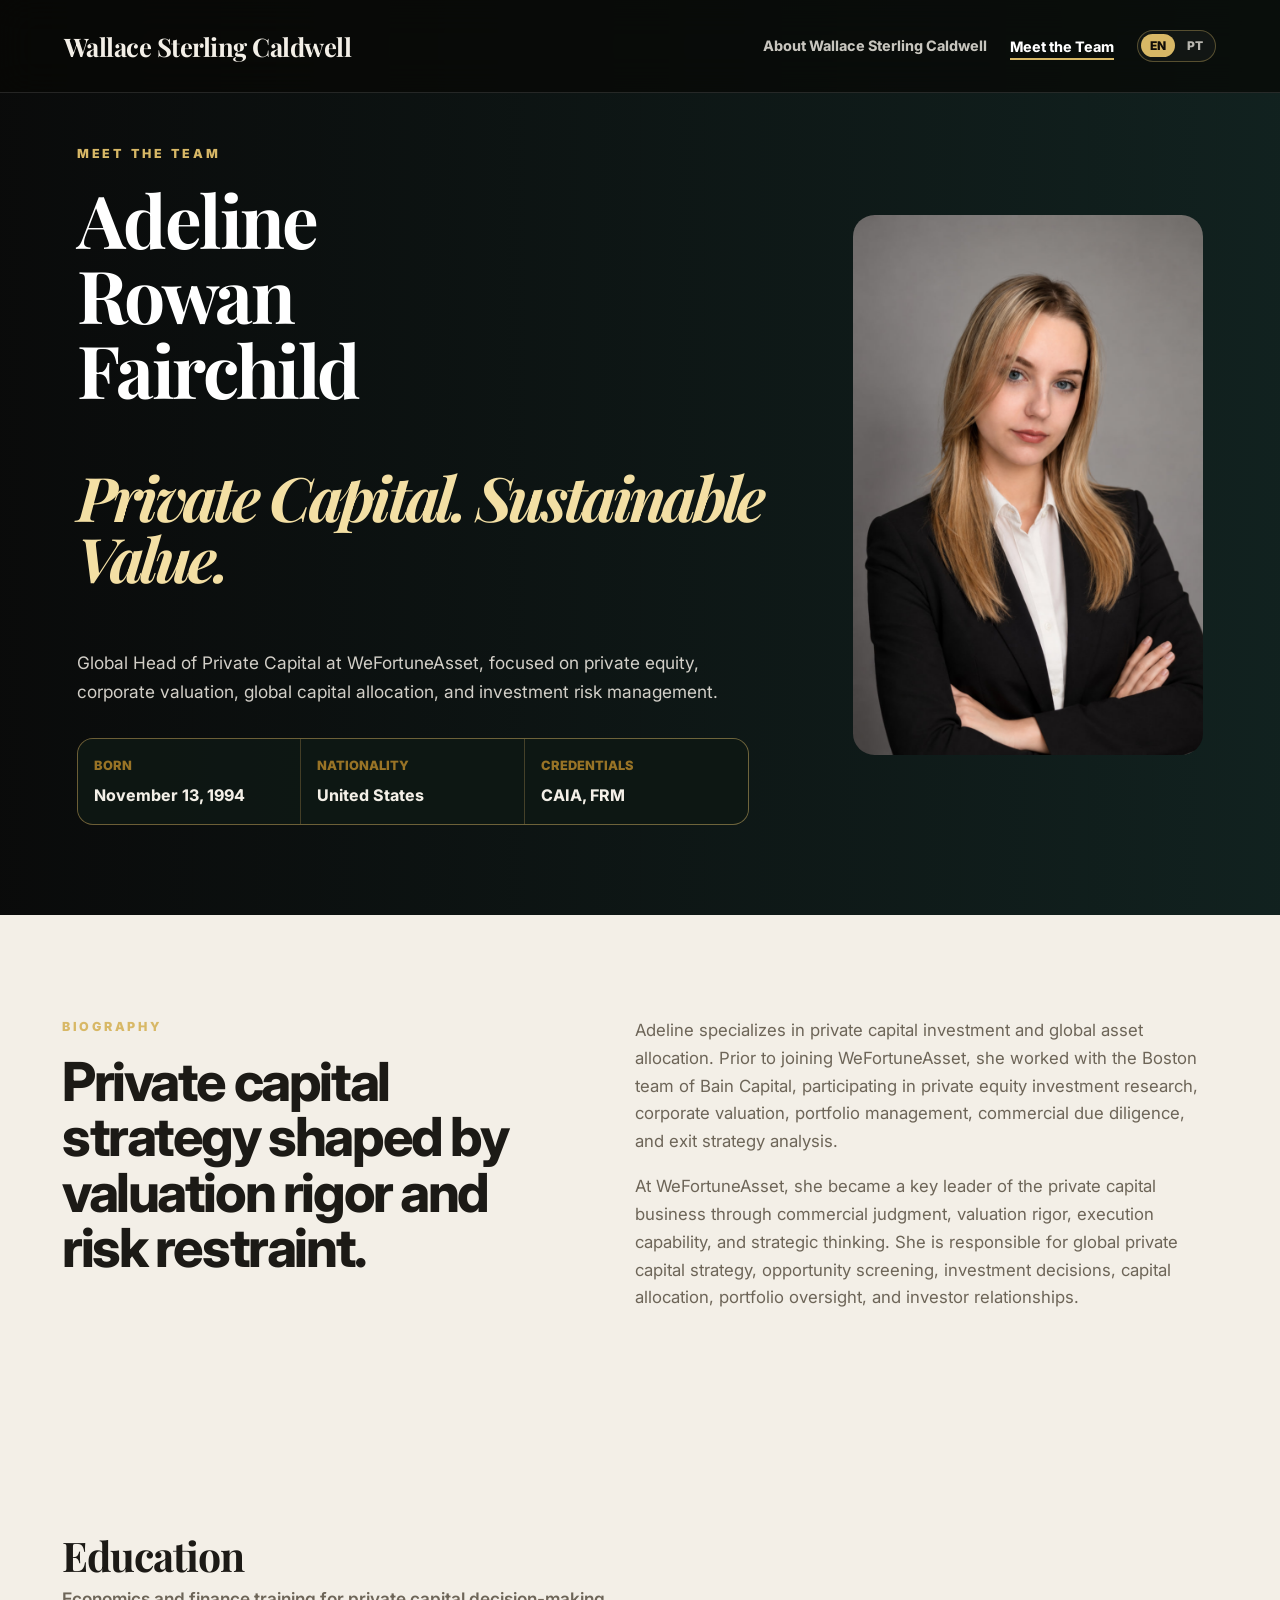
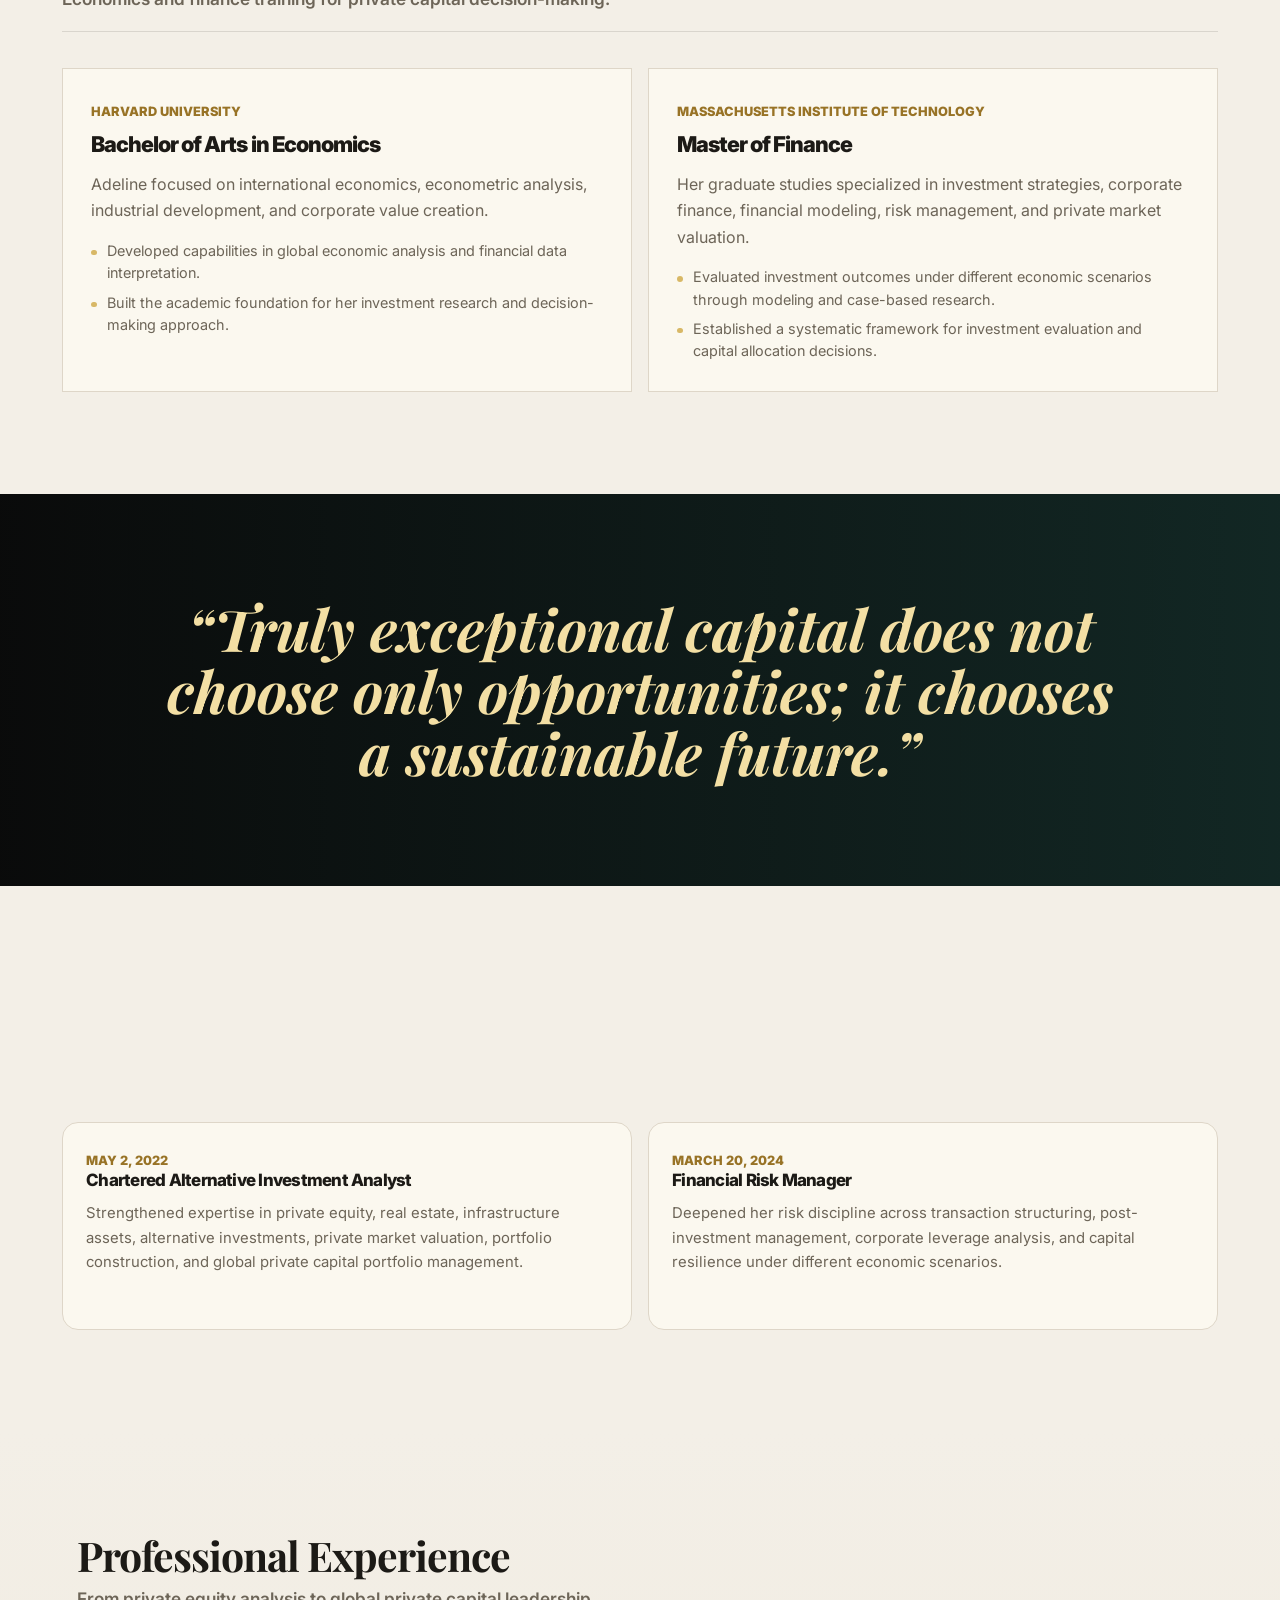
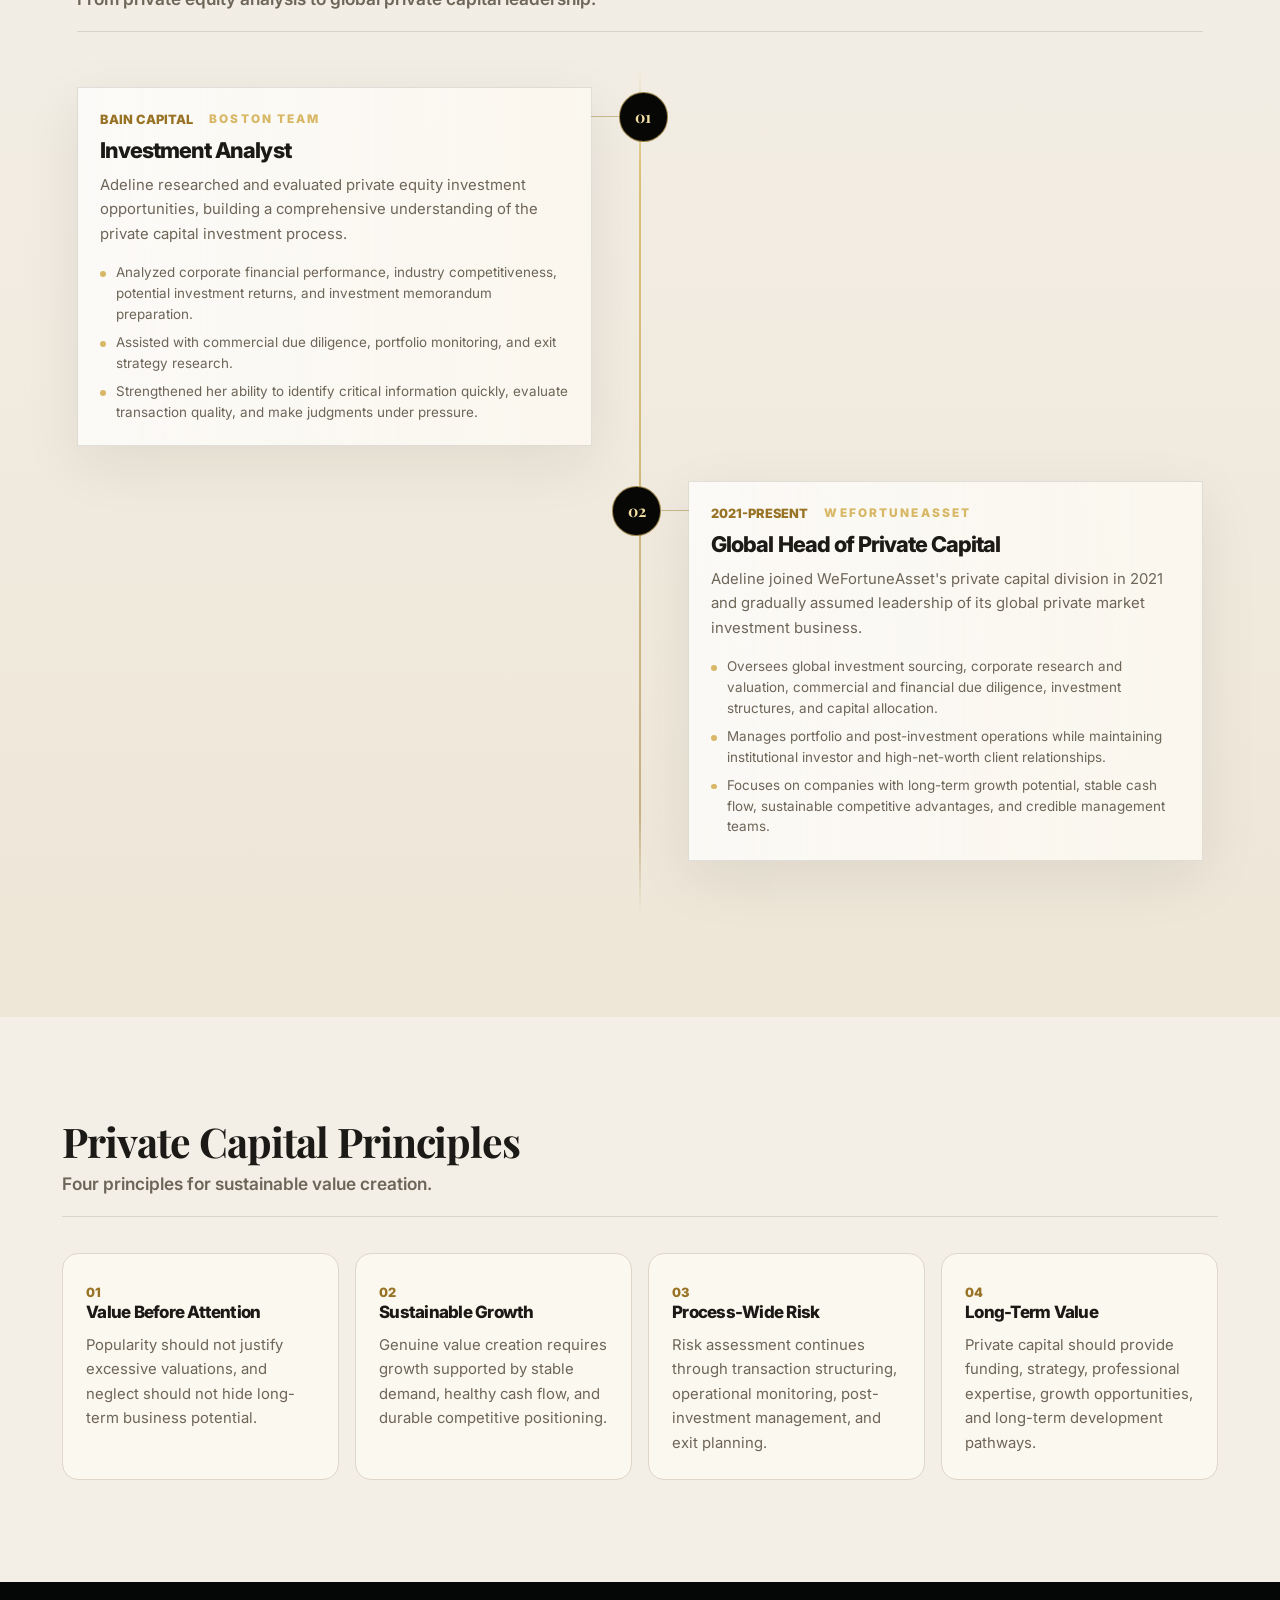
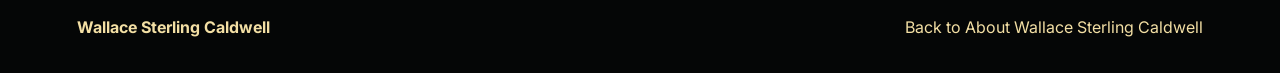
<file: adeline.html>
<!DOCTYPE html>
<html lang="en">
<head>
  <meta charset="UTF-8">
  <meta name="viewport" content="width=device-width, initial-scale=1.0">
  <title>Adeline Rowan Fairchild | Global Head of Private Capital</title>
  <meta name="description" content="Professional profile of Adeline Rowan Fairchild, Global Head of Private Capital at WeFortuneAsset, focused on private equity, valuation, allocation, and risk management.">
  <meta name="robots" content="index, follow">
  <meta property="og:type" content="profile">
  <meta property="og:title" content="Adeline Rowan Fairchild | Global Head of Private Capital">
  <meta property="og:description" content="Explore Adeline Rowan Fairchild's Harvard and MIT background, Bain Capital experience, CAIA and FRM credentials, and private capital principles.">
  <meta property="og:image" content="Adeline1.png">
  <meta property="og:locale" content="en_US">
  <meta property="og:locale:alternate" content="pt_BR">
  <meta name="twitter:card" content="summary_large_image">
  <meta name="twitter:title" content="Adeline Rowan Fairchild | WeFortuneAsset">
  <meta name="twitter:description" content="Global Head of Private Capital specializing in private equity, corporate valuation, allocation, and risk management.">
  <link rel="alternate" hreflang="en" href="adeline.html">
  <link rel="alternate" hreflang="pt-BR" href="pt/adeline.html">
  <link rel="alternate" hreflang="x-default" href="adeline.html">
  <link rel="icon" href="data:image/svg+xml,%3Csvg xmlns='http://www.w3.org/2000/svg' viewBox='0 0 64 64'%3E%3Crect width='64' height='64' fill='%23040605'/%3E%3Ctext x='32' y='40' text-anchor='middle' font-family='Georgia' font-size='24' fill='%23d9bd73'%3EW%3C/text%3E%3C/svg%3E">
  <link rel="preconnect" href="https://fonts.googleapis.com">
  <link rel="preconnect" href="https://fonts.gstatic.com" crossorigin>
  <link href="https://fonts.googleapis.com/css2?family=Inter:wght@400;500;600;700;800&family=Playfair+Display:ital,wght@0,600;0,700;1,600;1,700&display=swap" rel="stylesheet">
  <link rel="stylesheet" href="styles.css">
</head>
<body>
  <header class="site-header">
    <a class="site-name" href="index.html">Wallace Sterling Caldwell</a>
    <button class="nav-toggle" type="button" aria-label="Open navigation" aria-expanded="false" data-nav-toggle><span></span><span></span></button>
    <nav class="site-nav" data-nav>
      <a href="index.html">About Wallace Sterling Caldwell</a>
      <div class="nav-group">
        <a class="nav-parent" href="index.html#team" aria-current="page">Meet the Team</a>
        <div class="team-menu">
          <a href="elise.html">Elise Marlowe Winslow</a>
          <a href="adeline.html" aria-current="page">Adeline Rowan Fairchild</a>
        </div>
      </div>
      <div class="lang-switch" aria-label="Language">
        <a href="adeline.html" aria-current="page">EN</a>
        <a href="pt/adeline.html">PT</a>
      </div>
    </nav>
  </header>

  <main>
    <section class="person-page">
      <div class="person-copy">
        <p class="eyebrow">Meet the Team</p>
        <h1>Adeline Rowan Fairchild</h1>
        <p class="script-line">Private Capital. Sustainable Value.</p>
        <p>Global Head of Private Capital at WeFortuneAsset, focused on private equity, corporate valuation, global capital allocation, and investment risk management.</p>
        <dl class="facts">
          <div><dt>Born</dt><dd>November 13, 1994</dd></div>
          <div><dt>Nationality</dt><dd>United States</dd></div>
          <div><dt>Credentials</dt><dd>CAIA, FRM</dd></div>
        </dl>
      </div>
      <img src="Adeline1.png" alt="Portrait of Adeline Rowan Fairchild">
    </section>

    <section class="section editorial-intro">
      <div>
        <p class="section-kicker">Biography</p>
        <h2>Private capital strategy shaped by valuation rigor and risk restraint.</h2>
      </div>
      <div class="prose">
        <p>Adeline specializes in private capital investment and global asset allocation. Prior to joining WeFortuneAsset, she worked with the Boston team of Bain Capital, participating in private equity investment research, corporate valuation, portfolio management, commercial due diligence, and exit strategy analysis.</p>
        <p>At WeFortuneAsset, she became a key leader of the private capital business through commercial judgment, valuation rigor, execution capability, and strategic thinking. She is responsible for global private capital strategy, opportunity screening, investment decisions, capital allocation, portfolio oversight, and investor relationships.</p>
      </div>
    </section>

    <section class="section education-section">
      <div class="section-title">
        <p class="section-kicker">Education</p>
        <h2>Economics and finance training for private capital decision-making.</h2>
      </div>
      <div class="education-grid">
        <article class="education-card">
          <span>Harvard University</span>
          <h3>Bachelor of Arts in Economics</h3>
          <p>Adeline focused on international economics, econometric analysis, industrial development, and corporate value creation.</p>
          <ul class="detail-list">
            <li>Developed capabilities in global economic analysis and financial data interpretation.</li>
            <li>Built the academic foundation for her investment research and decision-making approach.</li>
          </ul>
        </article>
        <article class="education-card">
          <span>Massachusetts Institute of Technology</span>
          <h3>Master of Finance</h3>
          <p>Her graduate studies specialized in investment strategies, corporate finance, financial modeling, risk management, and private market valuation.</p>
          <ul class="detail-list">
            <li>Evaluated investment outcomes under different economic scenarios through modeling and case-based research.</li>
            <li>Established a systematic framework for investment evaluation and capital allocation decisions.</li>
          </ul>
        </article>
      </div>
    </section>

    <section class="quote-panel">
      <p>“Truly exceptional capital does not choose only opportunities; it chooses a sustainable future.”</p>
    </section>

    <section class="section credentials">
      <div class="section-title">
        <p class="section-kicker">Qualifications</p>
        <h2>Alternative asset investing balanced by financial risk management.</h2>
      </div>
      <div class="credential-grid two-col">
        <article><span>May 2, 2022</span><h3>Chartered Alternative Investment Analyst</h3><p>Strengthened expertise in private equity, real estate, infrastructure assets, alternative investments, private market valuation, portfolio construction, and global private capital portfolio management.</p></article>
        <article><span>March 20, 2024</span><h3>Financial Risk Manager</h3><p>Deepened her risk discipline across transaction structuring, post-investment management, corporate leverage analysis, and capital resilience under different economic scenarios.</p></article>
      </div>
    </section>

    <section class="section timeline-section">
      <div class="section-title">
        <p class="section-kicker">Professional Experience</p>
        <h2>From private equity analysis to global private capital leadership.</h2>
      </div>
      <div class="timeline">
        <article>
          <span class="milestone">01</span>
          <div class="milestone-body">
            <div class="milestone-meta"><time>Bain Capital</time><span>Boston Team</span></div>
            <h3>Investment Analyst</h3>
            <p>Adeline researched and evaluated private equity investment opportunities, building a comprehensive understanding of the private capital investment process.</p>
            <ul class="detail-list">
              <li>Analyzed corporate financial performance, industry competitiveness, potential investment returns, and investment memorandum preparation.</li>
              <li>Assisted with commercial due diligence, portfolio monitoring, and exit strategy research.</li>
              <li>Strengthened her ability to identify critical information quickly, evaluate transaction quality, and make judgments under pressure.</li>
            </ul>
          </div>
        </article>
        <article>
          <span class="milestone">02</span>
          <div class="milestone-body">
            <div class="milestone-meta"><time>2021-Present</time><span>WeFortuneAsset</span></div>
            <h3>Global Head of Private Capital</h3>
            <p>Adeline joined WeFortuneAsset's private capital division in 2021 and gradually assumed leadership of its global private market investment business.</p>
            <ul class="detail-list">
              <li>Oversees global investment sourcing, corporate research and valuation, commercial and financial due diligence, investment structures, and capital allocation.</li>
              <li>Manages portfolio and post-investment operations while maintaining institutional investor and high-net-worth client relationships.</li>
              <li>Focuses on companies with long-term growth potential, stable cash flow, sustainable competitive advantages, and credible management teams.</li>
            </ul>
          </div>
        </article>
      </div>
    </section>

    <section class="section credentials">
      <div class="section-title">
        <p class="section-kicker">Private Capital Principles</p>
        <h2>Four principles for sustainable value creation.</h2>
      </div>
      <div class="credential-grid four-col">
        <article><span>01</span><h3>Value Before Attention</h3><p>Popularity should not justify excessive valuations, and neglect should not hide long-term business potential.</p></article>
        <article><span>02</span><h3>Sustainable Growth</h3><p>Genuine value creation requires growth supported by stable demand, healthy cash flow, and durable competitive positioning.</p></article>
        <article><span>03</span><h3>Process-Wide Risk</h3><p>Risk assessment continues through transaction structuring, operational monitoring, post-investment management, and exit planning.</p></article>
        <article><span>04</span><h3>Long-Term Value</h3><p>Private capital should provide funding, strategy, professional expertise, growth opportunities, and long-term development pathways.</p></article>
      </div>
    </section>
  </main>

  <footer class="site-footer"><strong>Wallace Sterling Caldwell</strong><span><a href="index.html">Back to About Wallace Sterling Caldwell</a></span></footer>
  <script src="script.js"></script>
</body>
</html>
</file>
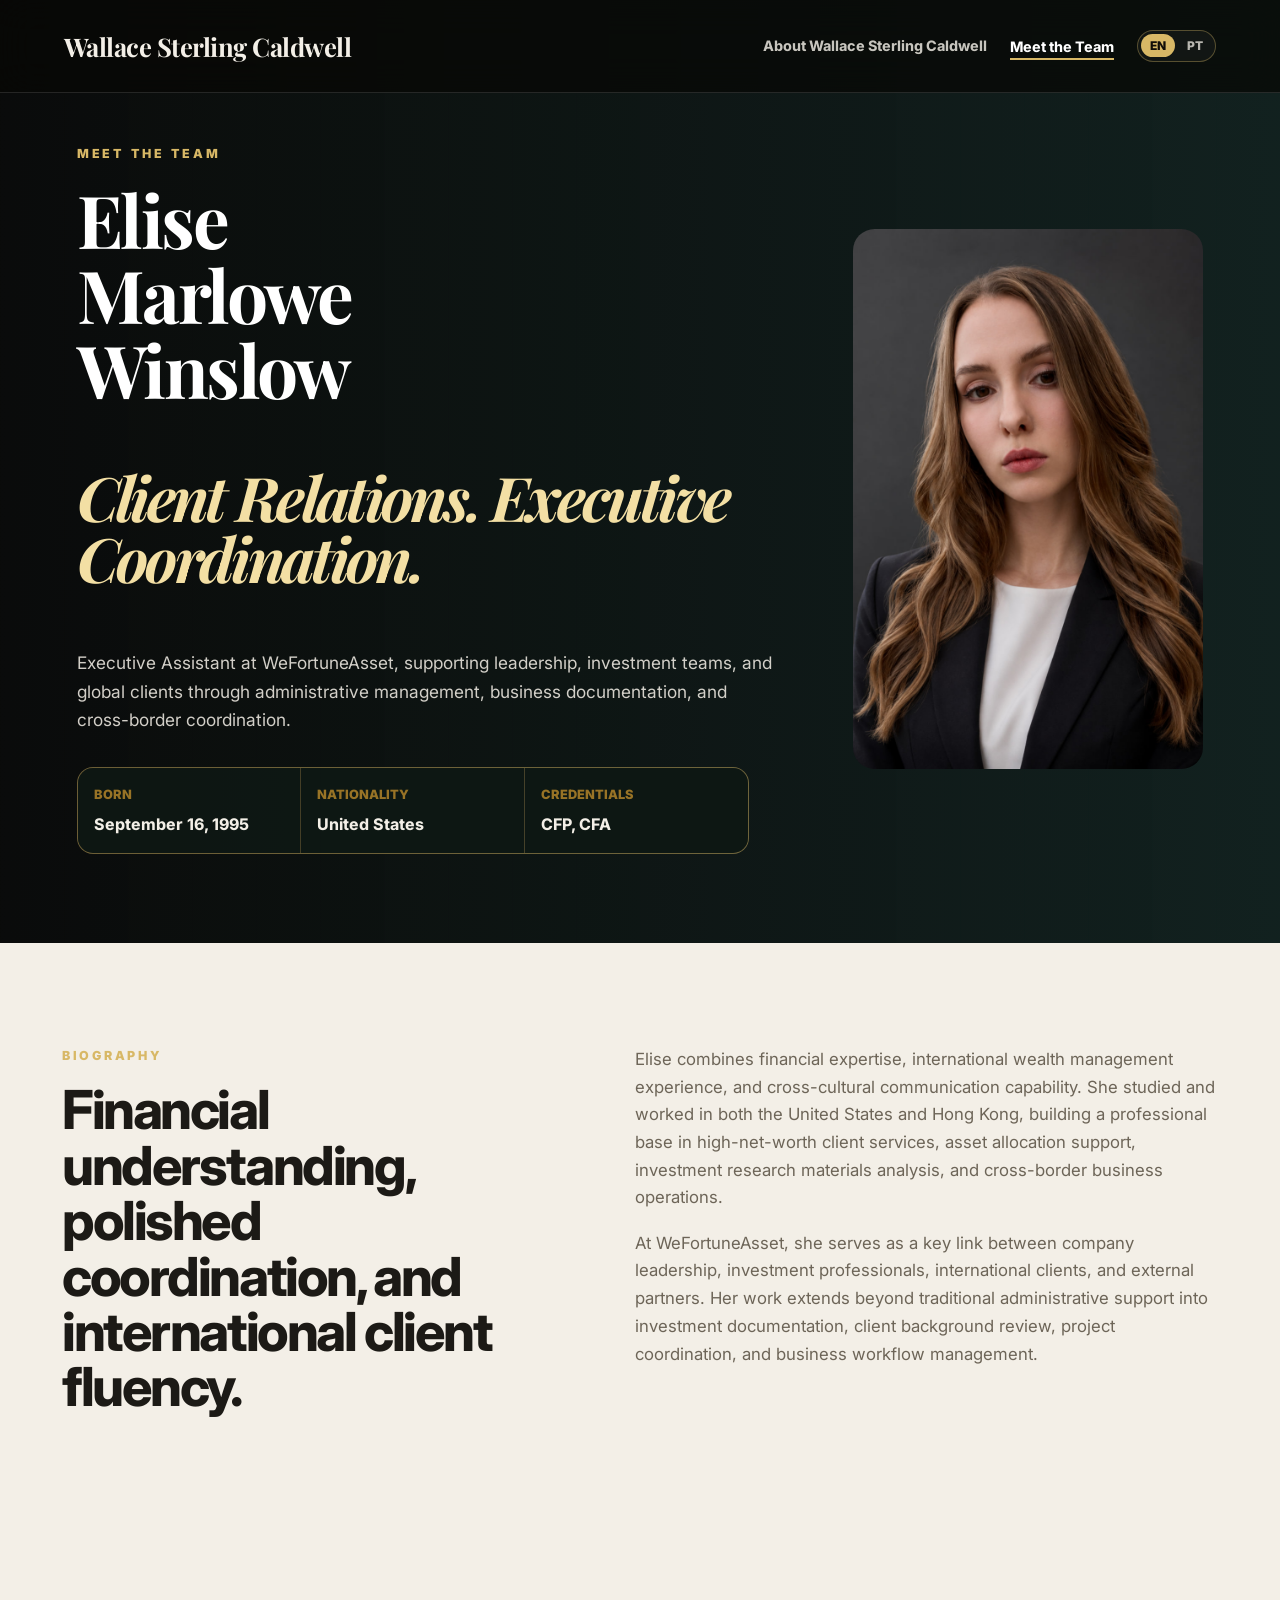
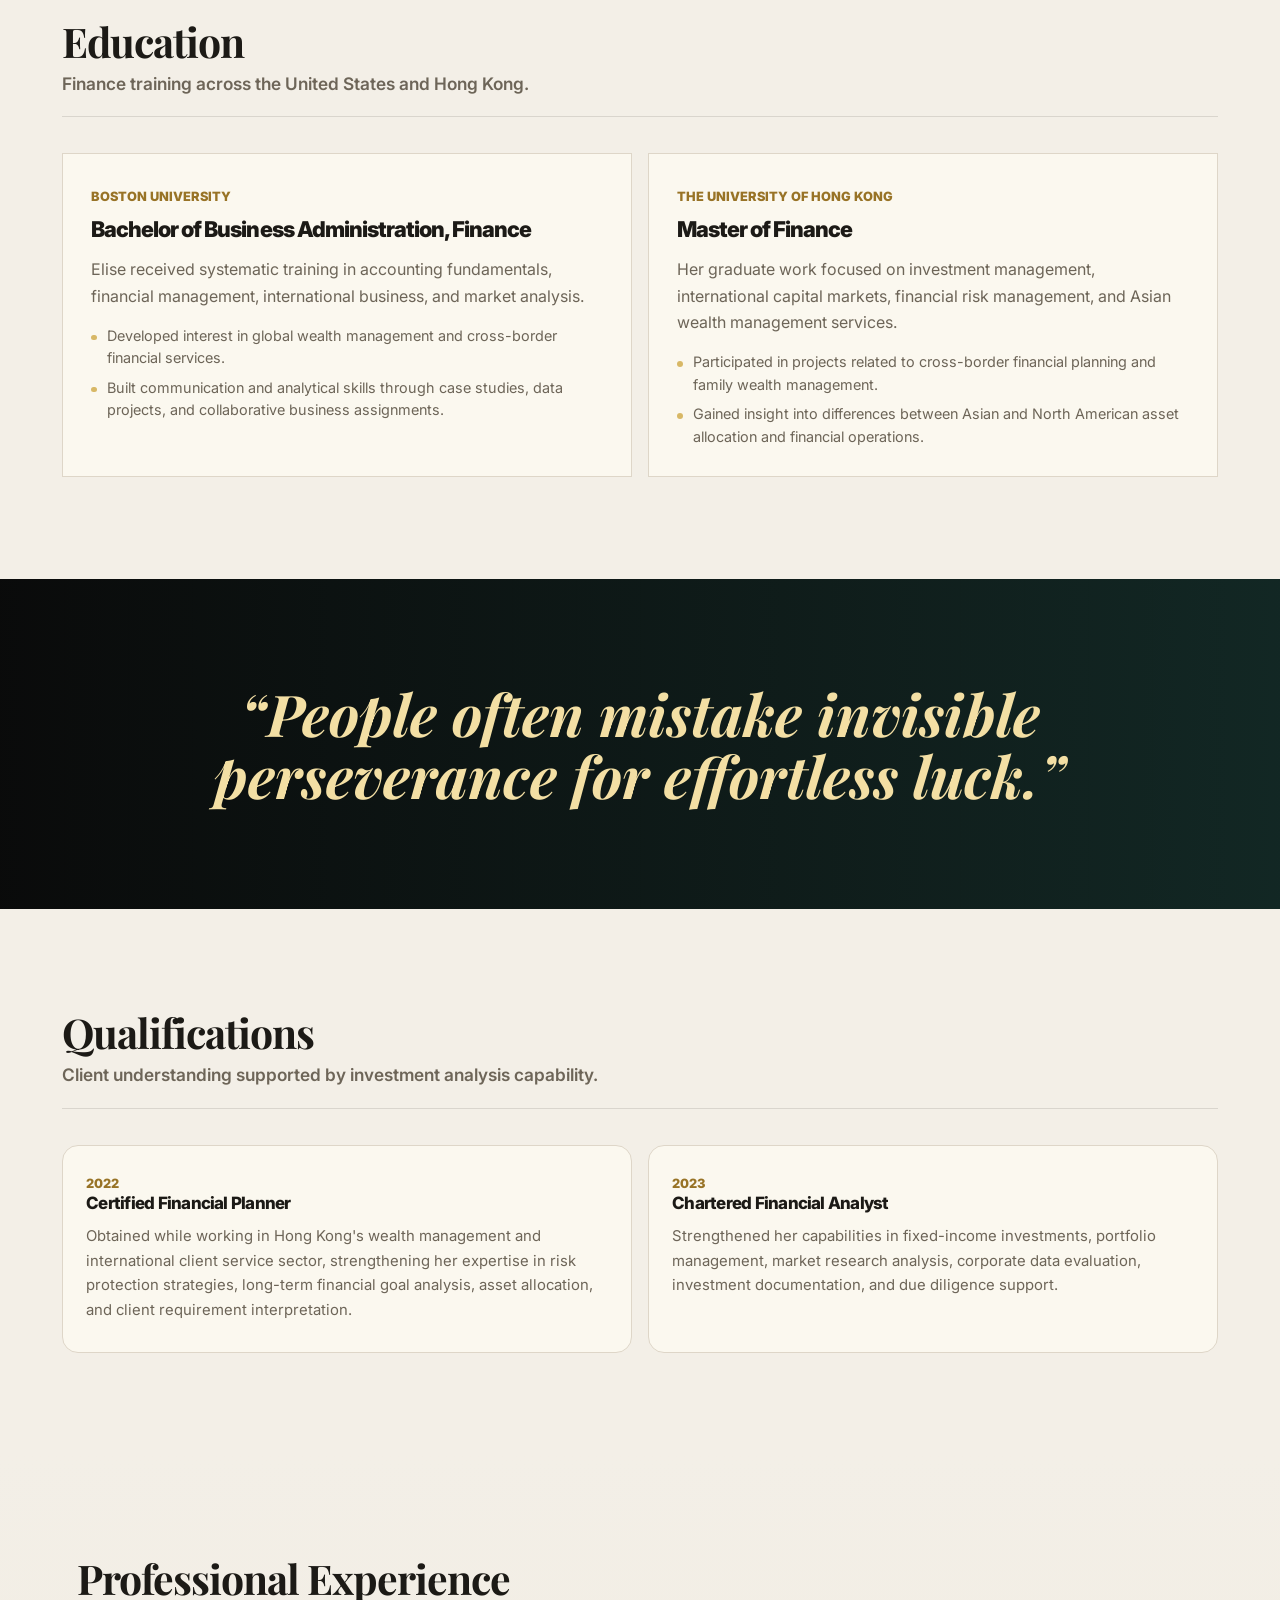
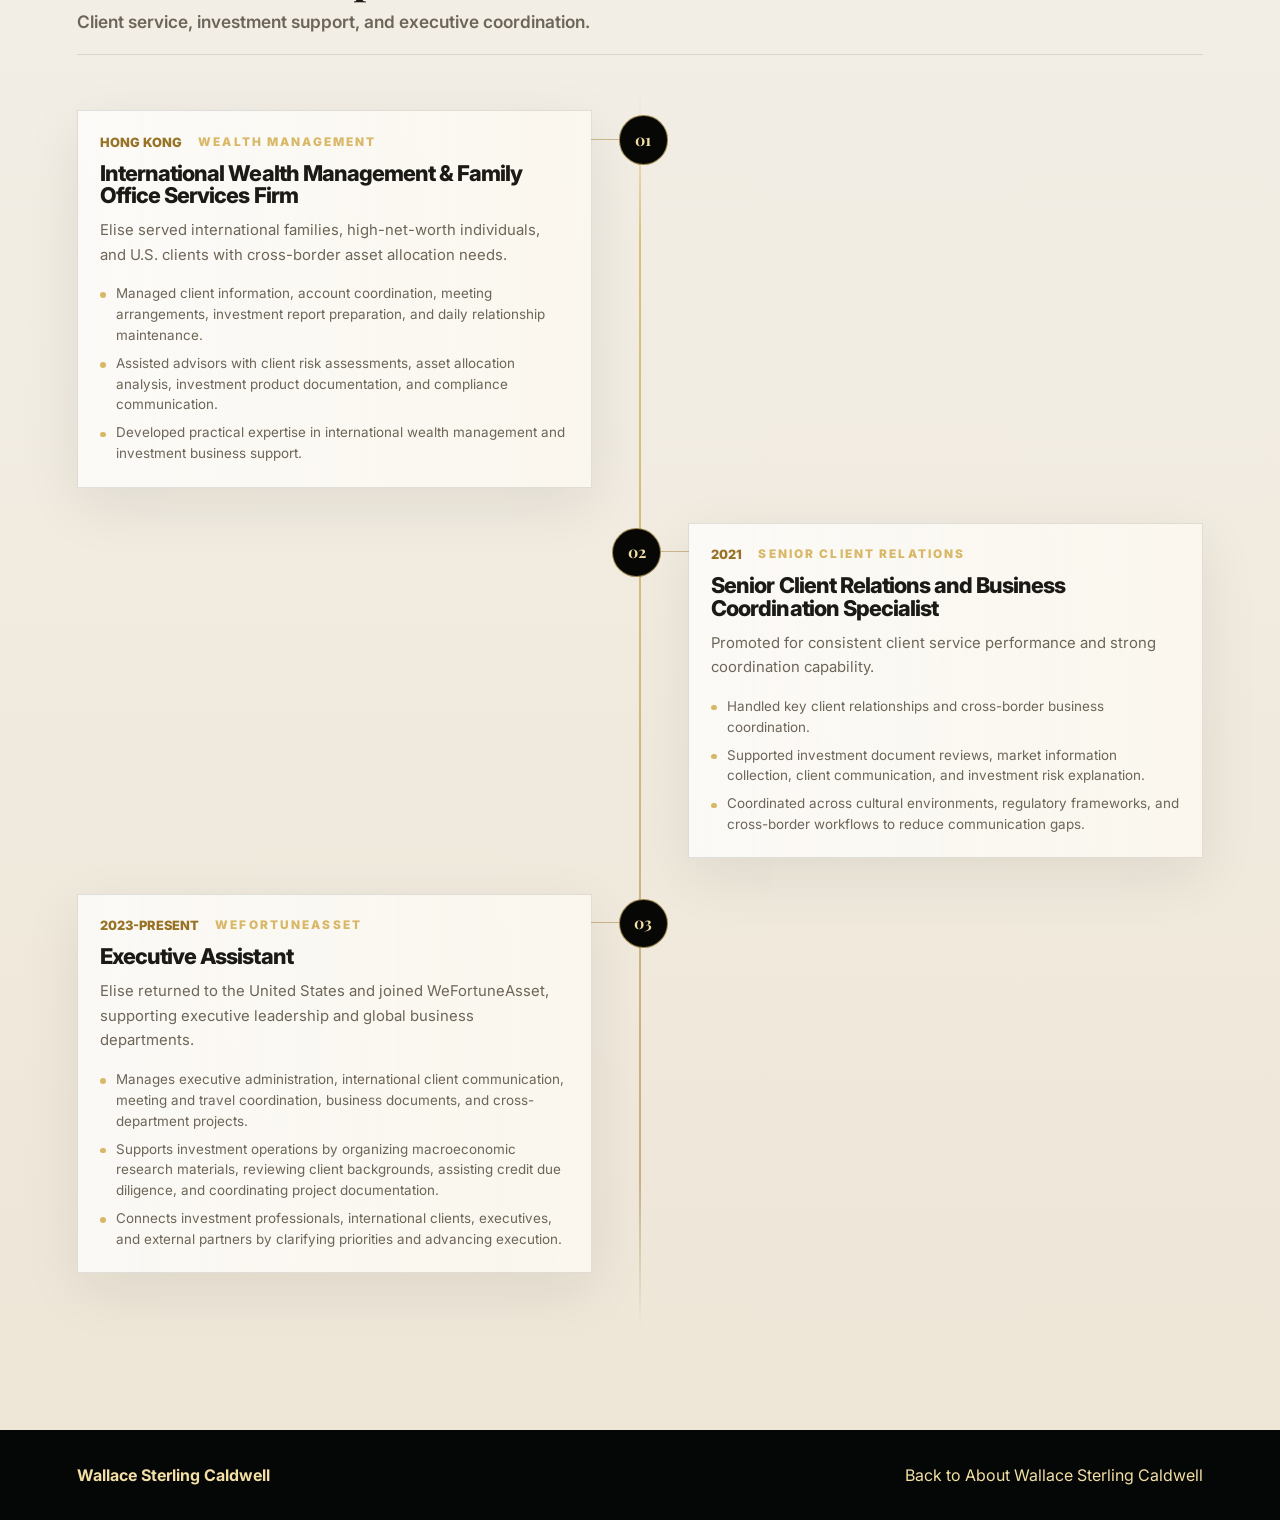
<file: elise.html>
<!DOCTYPE html>
<html lang="en">
<head>
  <meta charset="UTF-8">
  <meta name="viewport" content="width=device-width, initial-scale=1.0">
  <title>Elise Marlowe Winslow | Executive Assistant at WeFortuneAsset</title>
  <meta name="description" content="Professional profile of Elise Marlowe Winslow, Executive Assistant at WeFortuneAsset, specializing in client relations, investment support, and cross-border coordination.">
  <meta name="robots" content="index, follow">
  <meta property="og:type" content="profile">
  <meta property="og:title" content="Elise Marlowe Winslow | Executive Assistant at WeFortuneAsset">
  <meta property="og:description" content="Learn about Elise Marlowe Winslow's education, CFP and CFA credentials, Hong Kong wealth management experience, and executive coordination role.">
  <meta property="og:image" content="Elise1.png">
  <meta property="og:locale" content="en_US">
  <meta property="og:locale:alternate" content="pt_BR">
  <meta name="twitter:card" content="summary_large_image">
  <meta name="twitter:title" content="Elise Marlowe Winslow | WeFortuneAsset">
  <meta name="twitter:description" content="Executive Assistant focused on client relations, investment documentation, and cross-border coordination.">
  <link rel="alternate" hreflang="en" href="elise.html">
  <link rel="alternate" hreflang="pt-BR" href="pt/elise.html">
  <link rel="alternate" hreflang="x-default" href="elise.html">
  <link rel="icon" href="data:image/svg+xml,%3Csvg xmlns='http://www.w3.org/2000/svg' viewBox='0 0 64 64'%3E%3Crect width='64' height='64' fill='%23040605'/%3E%3Ctext x='32' y='40' text-anchor='middle' font-family='Georgia' font-size='24' fill='%23d9bd73'%3EW%3C/text%3E%3C/svg%3E">
  <link rel="preconnect" href="https://fonts.googleapis.com">
  <link rel="preconnect" href="https://fonts.gstatic.com" crossorigin>
  <link href="https://fonts.googleapis.com/css2?family=Inter:wght@400;500;600;700;800&family=Playfair+Display:ital,wght@0,600;0,700;1,600;1,700&display=swap" rel="stylesheet">
  <link rel="stylesheet" href="styles.css">
</head>
<body>
  <header class="site-header">
    <a class="site-name" href="index.html">Wallace Sterling Caldwell</a>
    <button class="nav-toggle" type="button" aria-label="Open navigation" aria-expanded="false" data-nav-toggle><span></span><span></span></button>
    <nav class="site-nav" data-nav>
      <a href="index.html">About Wallace Sterling Caldwell</a>
      <div class="nav-group">
        <a class="nav-parent" href="index.html#team" aria-current="page">Meet the Team</a>
        <div class="team-menu">
          <a href="elise.html" aria-current="page">Elise Marlowe Winslow</a>
          <a href="adeline.html">Adeline Rowan Fairchild</a>
        </div>
      </div>
      <div class="lang-switch" aria-label="Language">
        <a href="elise.html" aria-current="page">EN</a>
        <a href="pt/elise.html">PT</a>
      </div>
    </nav>
  </header>

  <main>
    <section class="person-page">
      <div class="person-copy">
        <p class="eyebrow">Meet the Team</p>
        <h1>Elise Marlowe Winslow</h1>
        <p class="script-line">Client Relations. Executive Coordination.</p>
        <p>Executive Assistant at WeFortuneAsset, supporting leadership, investment teams, and global clients through administrative management, business documentation, and cross-border coordination.</p>
        <dl class="facts">
          <div><dt>Born</dt><dd>September 16, 1995</dd></div>
          <div><dt>Nationality</dt><dd>United States</dd></div>
          <div><dt>Credentials</dt><dd>CFP, CFA</dd></div>
        </dl>
      </div>
      <img src="Elise1.png" alt="Portrait of Elise Marlowe Winslow">
    </section>

    <section class="section editorial-intro">
      <div>
        <p class="section-kicker">Biography</p>
        <h2>Financial understanding, polished coordination, and international client fluency.</h2>
      </div>
      <div class="prose">
        <p>Elise combines financial expertise, international wealth management experience, and cross-cultural communication capability. She studied and worked in both the United States and Hong Kong, building a professional base in high-net-worth client services, asset allocation support, investment research materials analysis, and cross-border business operations.</p>
        <p>At WeFortuneAsset, she serves as a key link between company leadership, investment professionals, international clients, and external partners. Her work extends beyond traditional administrative support into investment documentation, client background review, project coordination, and business workflow management.</p>
      </div>
    </section>

    <section class="section education-section">
      <div class="section-title">
        <p class="section-kicker">Education</p>
        <h2>Finance training across the United States and Hong Kong.</h2>
      </div>
      <div class="education-grid">
        <article class="education-card">
          <span>Boston University</span>
          <h3>Bachelor of Business Administration, Finance</h3>
          <p>Elise received systematic training in accounting fundamentals, financial management, international business, and market analysis.</p>
          <ul class="detail-list">
            <li>Developed interest in global wealth management and cross-border financial services.</li>
            <li>Built communication and analytical skills through case studies, data projects, and collaborative business assignments.</li>
          </ul>
        </article>
        <article class="education-card">
          <span>The University of Hong Kong</span>
          <h3>Master of Finance</h3>
          <p>Her graduate work focused on investment management, international capital markets, financial risk management, and Asian wealth management services.</p>
          <ul class="detail-list">
            <li>Participated in projects related to cross-border financial planning and family wealth management.</li>
            <li>Gained insight into differences between Asian and North American asset allocation and financial operations.</li>
          </ul>
        </article>
      </div>
    </section>

    <section class="quote-panel">
      <p>“People often mistake invisible perseverance for effortless luck.”</p>
    </section>

    <section class="section credentials">
      <div class="section-title">
        <p class="section-kicker">Qualifications</p>
        <h2>Client understanding supported by investment analysis capability.</h2>
      </div>
      <div class="credential-grid two-col">
        <article><span>2022</span><h3>Certified Financial Planner</h3><p>Obtained while working in Hong Kong's wealth management and international client service sector, strengthening her expertise in risk protection strategies, long-term financial goal analysis, asset allocation, and client requirement interpretation.</p></article>
        <article><span>2023</span><h3>Chartered Financial Analyst</h3><p>Strengthened her capabilities in fixed-income investments, portfolio management, market research analysis, corporate data evaluation, investment documentation, and due diligence support.</p></article>
      </div>
    </section>

    <section class="section timeline-section">
      <div class="section-title">
        <p class="section-kicker">Professional Experience</p>
        <h2>Client service, investment support, and executive coordination.</h2>
      </div>
      <div class="timeline">
        <article>
          <span class="milestone">01</span>
          <div class="milestone-body">
            <div class="milestone-meta"><time>Hong Kong</time><span>Wealth Management</span></div>
            <h3>International Wealth Management &amp; Family Office Services Firm</h3>
            <p>Elise served international families, high-net-worth individuals, and U.S. clients with cross-border asset allocation needs.</p>
            <ul class="detail-list">
              <li>Managed client information, account coordination, meeting arrangements, investment report preparation, and daily relationship maintenance.</li>
              <li>Assisted advisors with client risk assessments, asset allocation analysis, investment product documentation, and compliance communication.</li>
              <li>Developed practical expertise in international wealth management and investment business support.</li>
            </ul>
          </div>
        </article>
        <article>
          <span class="milestone">02</span>
          <div class="milestone-body">
            <div class="milestone-meta"><time>2021</time><span>Senior Client Relations</span></div>
            <h3>Senior Client Relations and Business Coordination Specialist</h3>
            <p>Promoted for consistent client service performance and strong coordination capability.</p>
            <ul class="detail-list">
              <li>Handled key client relationships and cross-border business coordination.</li>
              <li>Supported investment document reviews, market information collection, client communication, and investment risk explanation.</li>
              <li>Coordinated across cultural environments, regulatory frameworks, and cross-border workflows to reduce communication gaps.</li>
            </ul>
          </div>
        </article>
        <article>
          <span class="milestone">03</span>
          <div class="milestone-body">
            <div class="milestone-meta"><time>2023-Present</time><span>WeFortuneAsset</span></div>
            <h3>Executive Assistant</h3>
            <p>Elise returned to the United States and joined WeFortuneAsset, supporting executive leadership and global business departments.</p>
            <ul class="detail-list">
              <li>Manages executive administration, international client communication, meeting and travel coordination, business documents, and cross-department projects.</li>
              <li>Supports investment operations by organizing macroeconomic research materials, reviewing client backgrounds, assisting credit due diligence, and coordinating project documentation.</li>
              <li>Connects investment professionals, international clients, executives, and external partners by clarifying priorities and advancing execution.</li>
            </ul>
          </div>
        </article>
      </div>
    </section>
  </main>

  <footer class="site-footer"><strong>Wallace Sterling Caldwell</strong><span><a href="index.html">Back to About Wallace Sterling Caldwell</a></span></footer>
  <script src="script.js"></script>
</body>
</html>
</file>
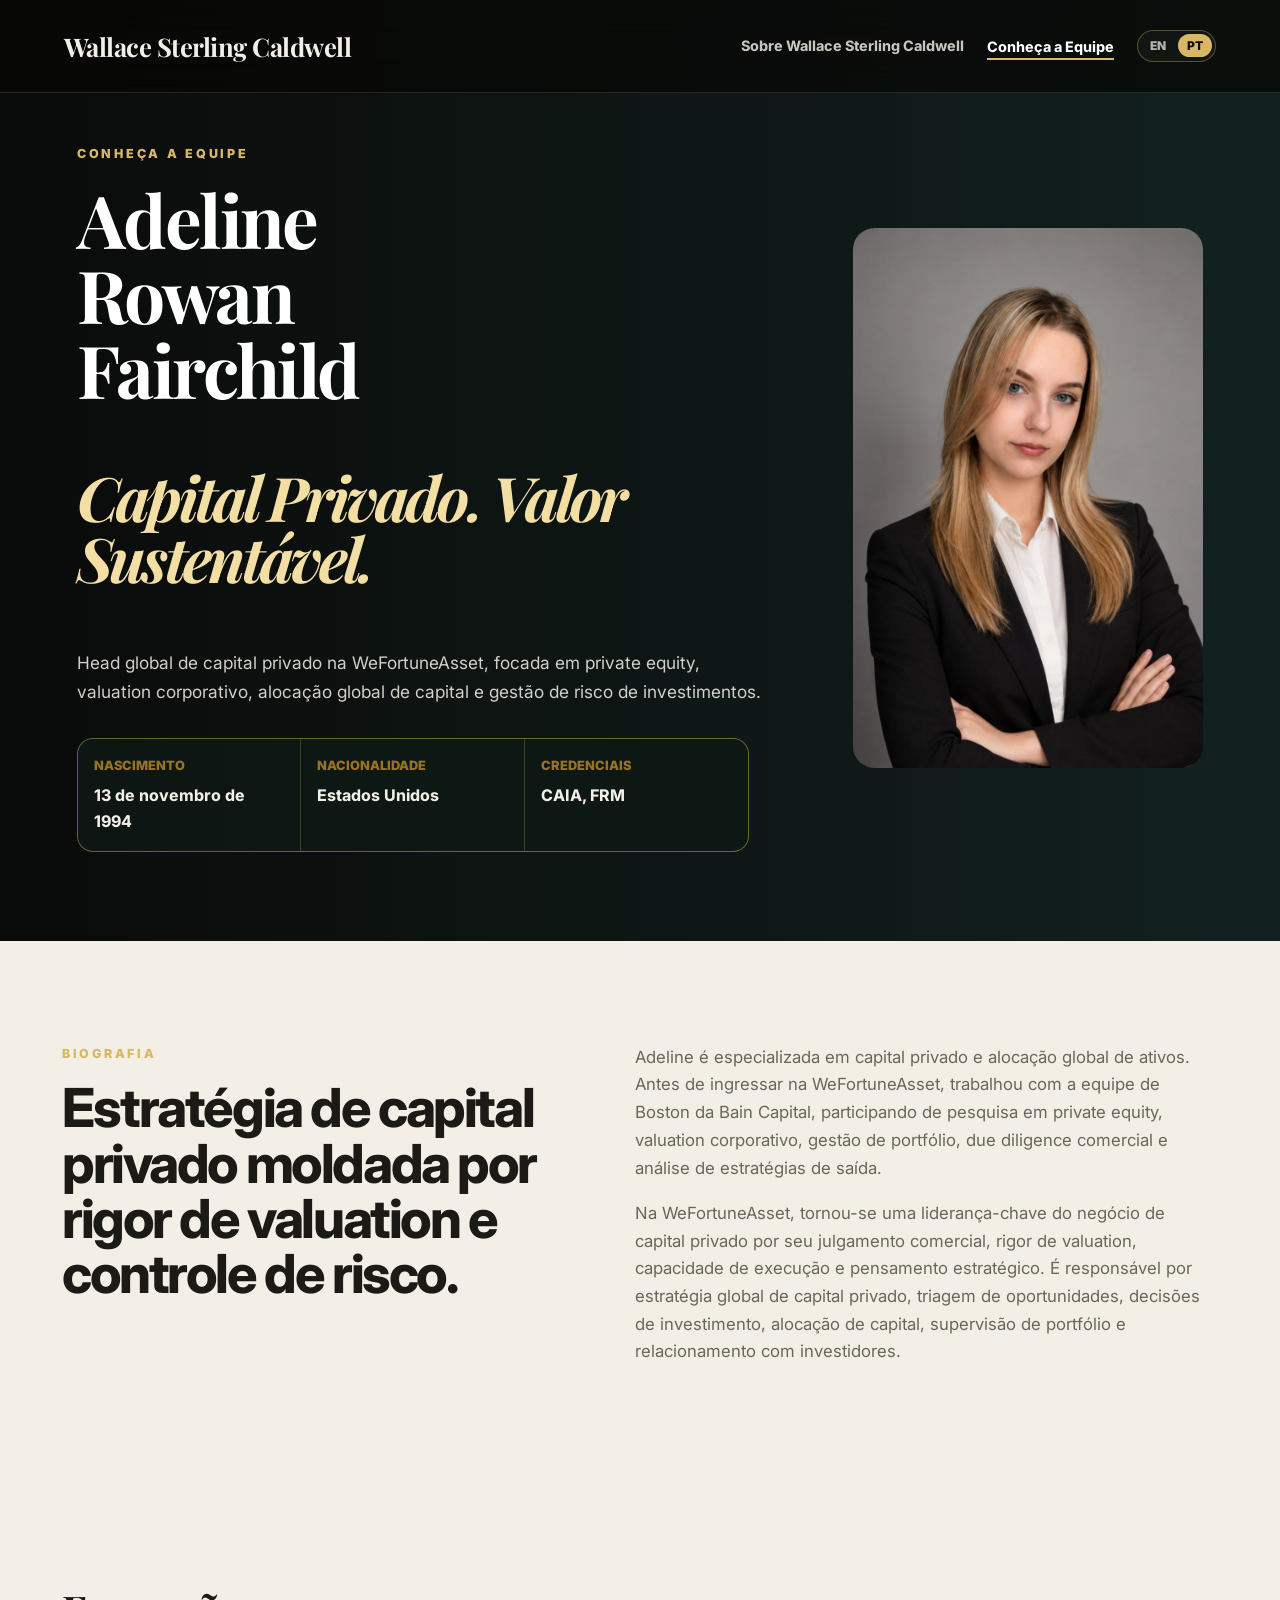
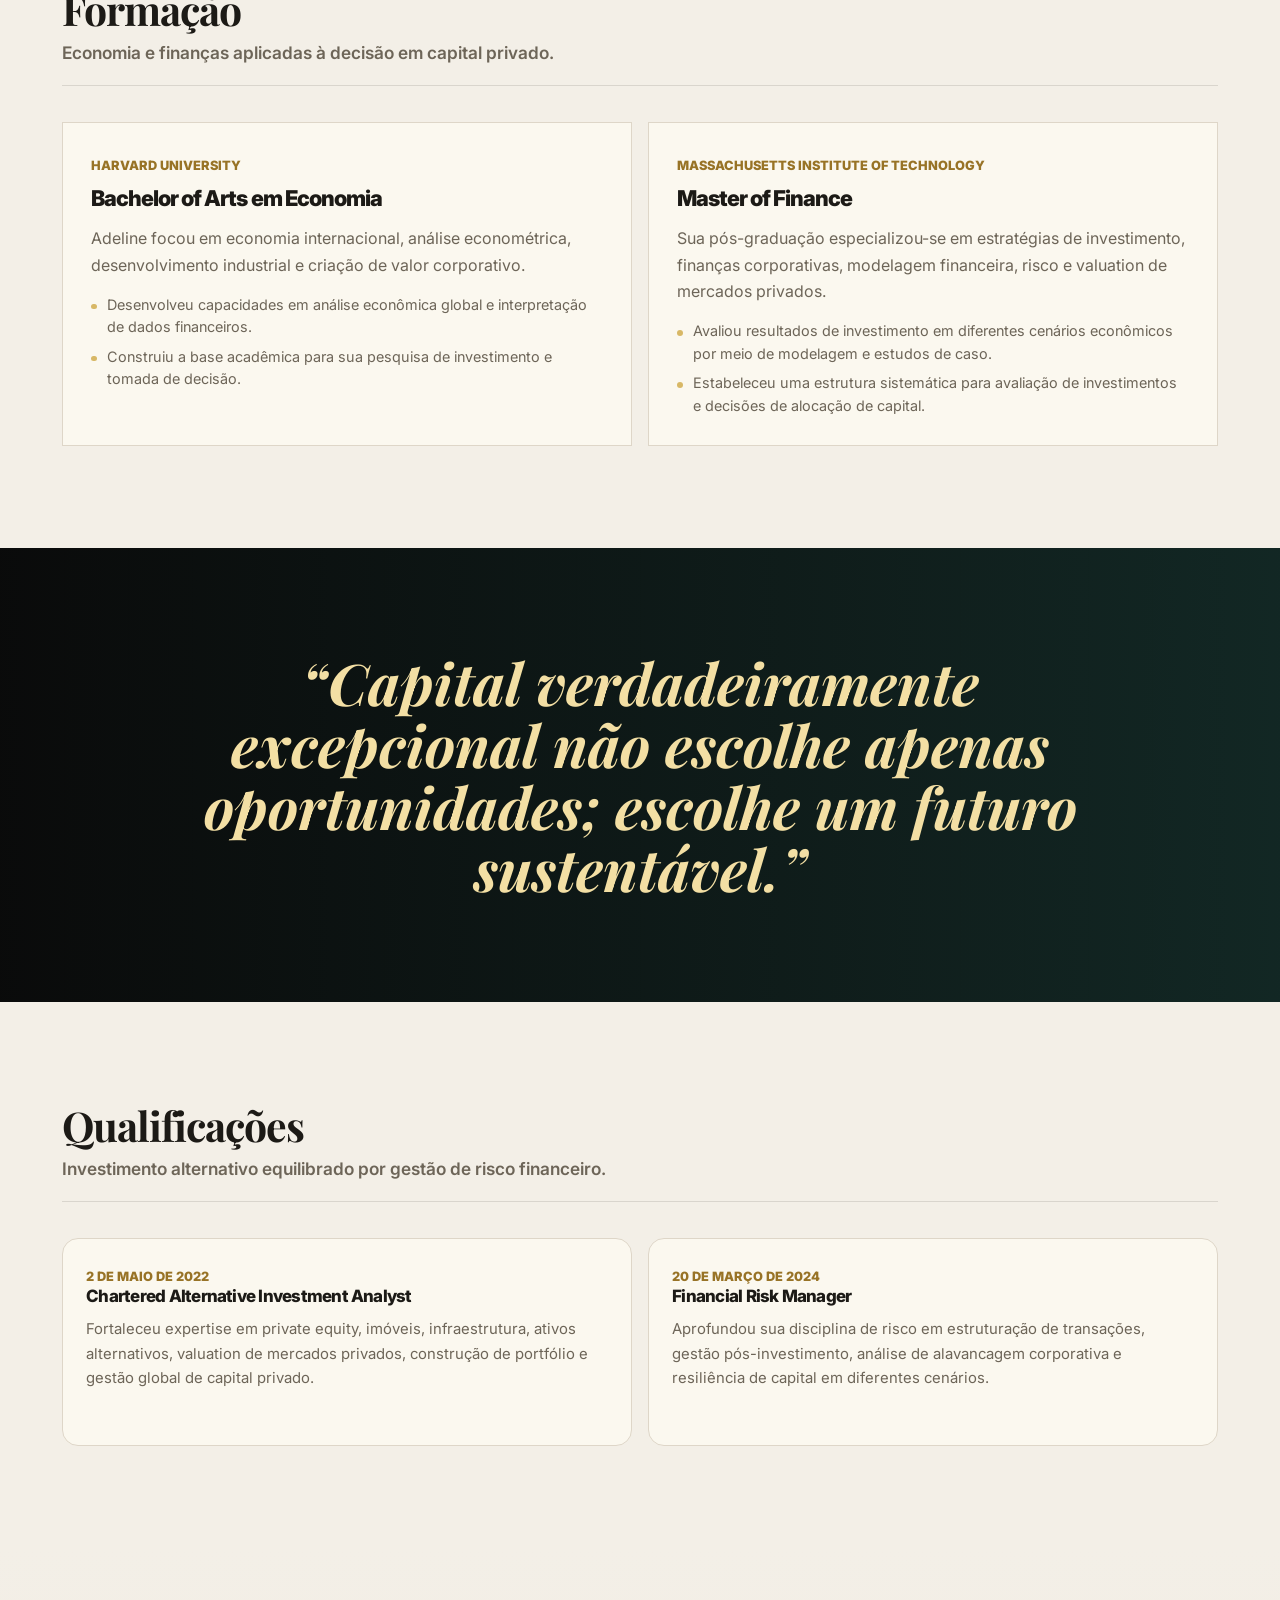
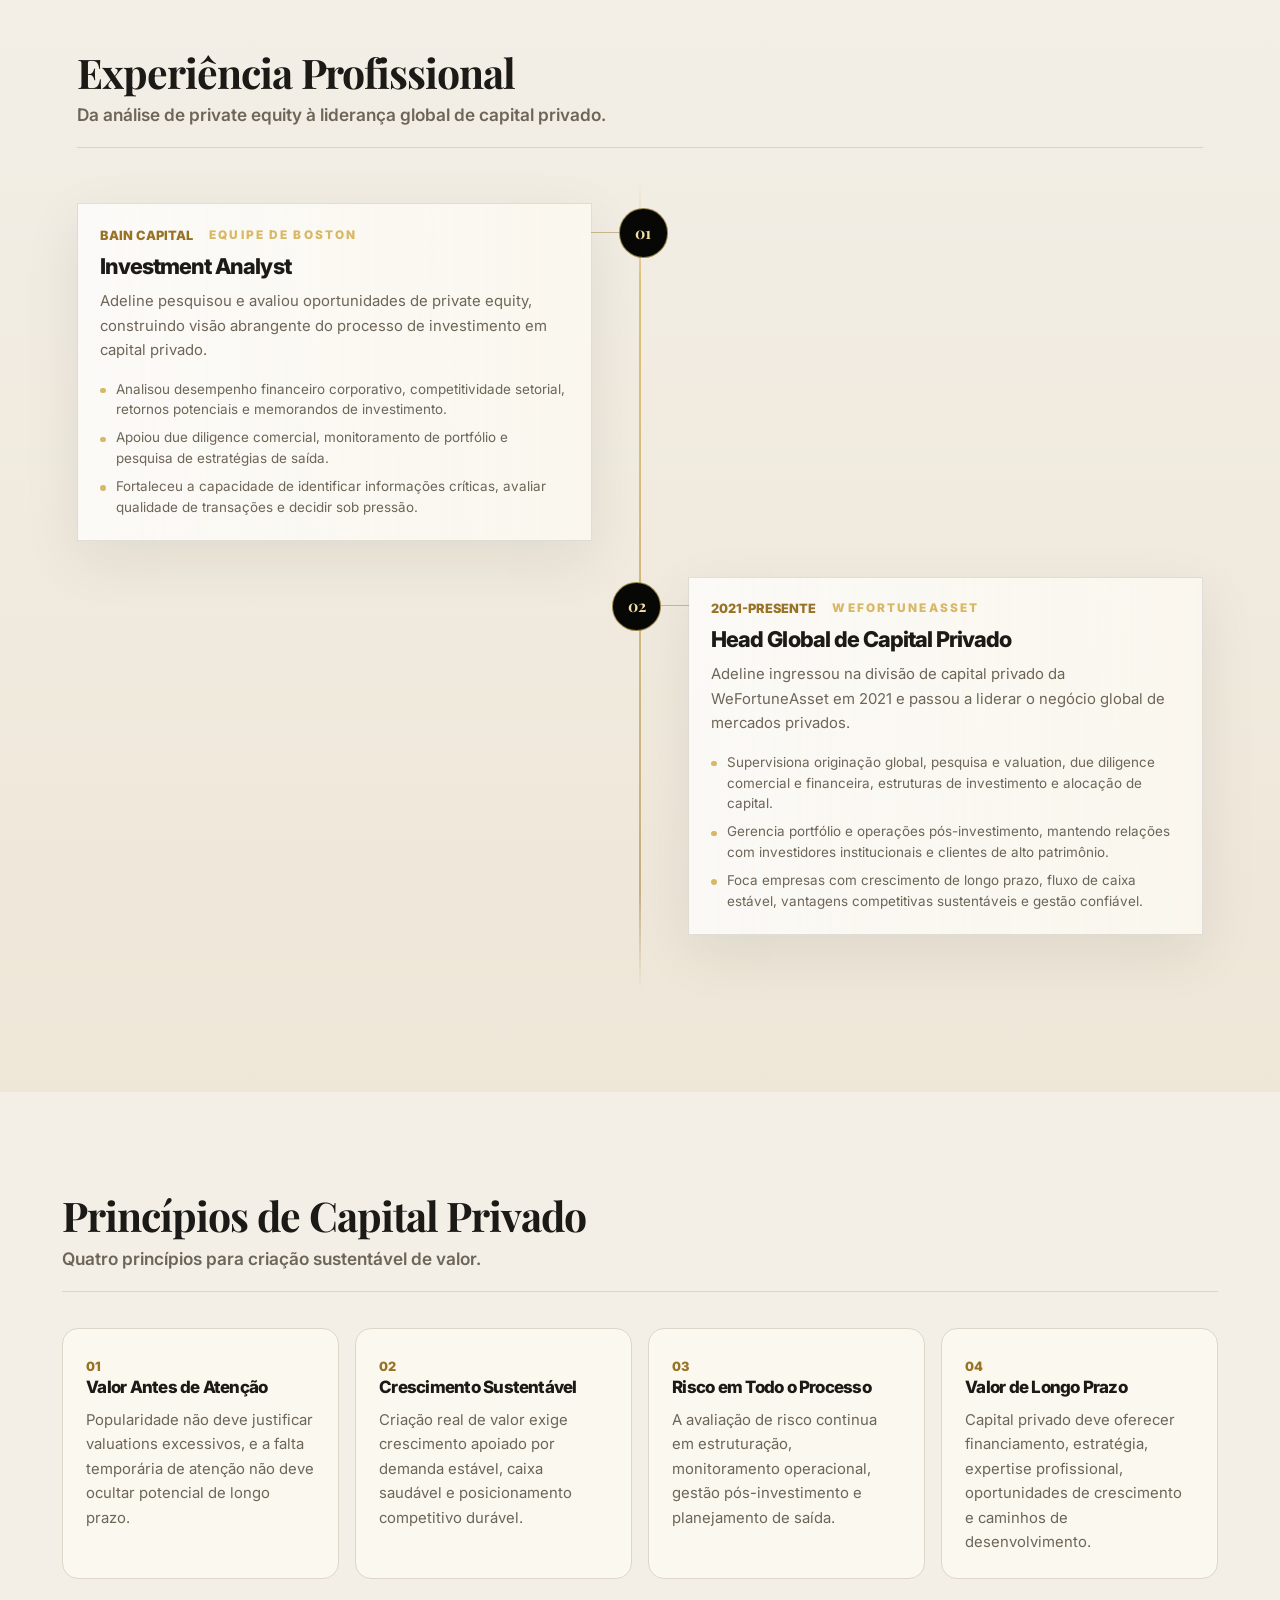
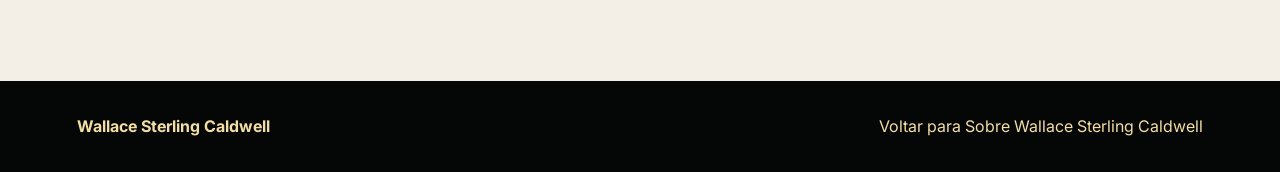
<file: pt/adeline.html>
<!DOCTYPE html>
<html lang="pt-BR">
<head>
  <meta charset="UTF-8">
  <meta name="viewport" content="width=device-width, initial-scale=1.0">
  <title>Adeline Rowan Fairchild | Head Global de Capital Privado</title>
  <meta name="description" content="Perfil profissional de Adeline Rowan Fairchild, head global de capital privado na WeFortuneAsset, com foco em private equity, valuation, alocação e risco.">
  <meta name="robots" content="index, follow">
  <meta property="og:type" content="profile">
  <meta property="og:title" content="Adeline Rowan Fairchild | Head Global de Capital Privado">
  <meta property="og:description" content="Conheça a formação em Harvard e MIT, experiência na Bain Capital, certificações CAIA e FRM e princípios de capital privado de Adeline Rowan Fairchild.">
  <meta property="og:image" content="../Adeline1.png">
  <meta property="og:locale" content="pt_BR">
  <meta property="og:locale:alternate" content="en_US">
  <meta name="twitter:card" content="summary_large_image">
  <meta name="twitter:title" content="Adeline Rowan Fairchild | WeFortuneAsset">
  <meta name="twitter:description" content="Head global de capital privado especializada em private equity, valuation corporativo, alocação e gestão de risco.">
  <link rel="alternate" hreflang="en" href="../adeline.html">
  <link rel="alternate" hreflang="pt-BR" href="adeline.html">
  <link rel="alternate" hreflang="x-default" href="../adeline.html">
  <link rel="icon" href="data:image/svg+xml,%3Csvg xmlns='http://www.w3.org/2000/svg' viewBox='0 0 64 64'%3E%3Crect width='64' height='64' fill='%23040605'/%3E%3Ctext x='32' y='40' text-anchor='middle' font-family='Georgia' font-size='24' fill='%23d9bd73'%3EW%3C/text%3E%3C/svg%3E">
  <link rel="preconnect" href="https://fonts.googleapis.com">
  <link rel="preconnect" href="https://fonts.gstatic.com" crossorigin>
  <link href="https://fonts.googleapis.com/css2?family=Inter:wght@400;500;600;700;800&family=Playfair+Display:ital,wght@0,600;0,700;1,600;1,700&display=swap" rel="stylesheet">
  <link rel="stylesheet" href="../styles.css">
</head>
<body>
  <header class="site-header">
    <a class="site-name" href="index.html">Wallace Sterling Caldwell</a>
    <button class="nav-toggle" type="button" aria-label="Abrir navegação" aria-expanded="false" data-nav-toggle><span></span><span></span></button>
    <nav class="site-nav" data-nav>
      <a href="index.html">Sobre Wallace Sterling Caldwell</a>
      <div class="nav-group">
        <a class="nav-parent" href="index.html#team" aria-current="page">Conheça a Equipe</a>
        <div class="team-menu">
          <a href="elise.html">Elise Marlowe Winslow</a>
          <a href="adeline.html" aria-current="page">Adeline Rowan Fairchild</a>
        </div>
      </div>
      <div class="lang-switch" aria-label="Idioma">
        <a href="../adeline.html">EN</a>
        <a href="adeline.html" aria-current="page">PT</a>
      </div>
    </nav>
  </header>

  <main>
    <section class="person-page">
      <div class="person-copy">
        <p class="eyebrow">Conheça a Equipe</p>
        <h1>Adeline Rowan Fairchild</h1>
        <p class="script-line">Capital Privado. Valor Sustentável.</p>
        <p>Head global de capital privado na WeFortuneAsset, focada em private equity, valuation corporativo, alocação global de capital e gestão de risco de investimentos.</p>
        <dl class="facts">
          <div><dt>Nascimento</dt><dd>13 de novembro de 1994</dd></div>
          <div><dt>Nacionalidade</dt><dd>Estados Unidos</dd></div>
          <div><dt>Credenciais</dt><dd>CAIA, FRM</dd></div>
        </dl>
      </div>
      <img src="../Adeline1.png" alt="Retrato de Adeline Rowan Fairchild">
    </section>

    <section class="section editorial-intro">
      <div>
        <p class="section-kicker">Biografia</p>
        <h2>Estratégia de capital privado moldada por rigor de valuation e controle de risco.</h2>
      </div>
      <div class="prose">
        <p>Adeline é especializada em capital privado e alocação global de ativos. Antes de ingressar na WeFortuneAsset, trabalhou com a equipe de Boston da Bain Capital, participando de pesquisa em private equity, valuation corporativo, gestão de portfólio, due diligence comercial e análise de estratégias de saída.</p>
        <p>Na WeFortuneAsset, tornou-se uma liderança-chave do negócio de capital privado por seu julgamento comercial, rigor de valuation, capacidade de execução e pensamento estratégico. É responsável por estratégia global de capital privado, triagem de oportunidades, decisões de investimento, alocação de capital, supervisão de portfólio e relacionamento com investidores.</p>
      </div>
    </section>

    <section class="section education-section">
      <div class="section-title">
        <p class="section-kicker">Formação</p>
        <h2>Economia e finanças aplicadas à decisão em capital privado.</h2>
      </div>
      <div class="education-grid">
        <article class="education-card">
          <span>Harvard University</span>
          <h3>Bachelor of Arts em Economia</h3>
          <p>Adeline focou em economia internacional, análise econométrica, desenvolvimento industrial e criação de valor corporativo.</p>
          <ul class="detail-list">
            <li>Desenvolveu capacidades em análise econômica global e interpretação de dados financeiros.</li>
            <li>Construiu a base acadêmica para sua pesquisa de investimento e tomada de decisão.</li>
          </ul>
        </article>
        <article class="education-card">
          <span>Massachusetts Institute of Technology</span>
          <h3>Master of Finance</h3>
          <p>Sua pós-graduação especializou-se em estratégias de investimento, finanças corporativas, modelagem financeira, risco e valuation de mercados privados.</p>
          <ul class="detail-list">
            <li>Avaliou resultados de investimento em diferentes cenários econômicos por meio de modelagem e estudos de caso.</li>
            <li>Estabeleceu uma estrutura sistemática para avaliação de investimentos e decisões de alocação de capital.</li>
          </ul>
        </article>
      </div>
    </section>

    <section class="quote-panel">
      <p>“Capital verdadeiramente excepcional não escolhe apenas oportunidades; escolhe um futuro sustentável.”</p>
    </section>

    <section class="section credentials">
      <div class="section-title">
        <p class="section-kicker">Qualificações</p>
        <h2>Investimento alternativo equilibrado por gestão de risco financeiro.</h2>
      </div>
      <div class="credential-grid two-col">
        <article><span>2 de maio de 2022</span><h3>Chartered Alternative Investment Analyst</h3><p>Fortaleceu expertise em private equity, imóveis, infraestrutura, ativos alternativos, valuation de mercados privados, construção de portfólio e gestão global de capital privado.</p></article>
        <article><span>20 de março de 2024</span><h3>Financial Risk Manager</h3><p>Aprofundou sua disciplina de risco em estruturação de transações, gestão pós-investimento, análise de alavancagem corporativa e resiliência de capital em diferentes cenários.</p></article>
      </div>
    </section>

    <section class="section timeline-section">
      <div class="section-title">
        <p class="section-kicker">Experiência Profissional</p>
        <h2>Da análise de private equity à liderança global de capital privado.</h2>
      </div>
      <div class="timeline">
        <article>
          <span class="milestone">01</span>
          <div class="milestone-body">
            <div class="milestone-meta"><time>Bain Capital</time><span>Equipe de Boston</span></div>
            <h3>Investment Analyst</h3>
            <p>Adeline pesquisou e avaliou oportunidades de private equity, construindo visão abrangente do processo de investimento em capital privado.</p>
            <ul class="detail-list">
              <li>Analisou desempenho financeiro corporativo, competitividade setorial, retornos potenciais e memorandos de investimento.</li>
              <li>Apoiou due diligence comercial, monitoramento de portfólio e pesquisa de estratégias de saída.</li>
              <li>Fortaleceu a capacidade de identificar informações críticas, avaliar qualidade de transações e decidir sob pressão.</li>
            </ul>
          </div>
        </article>
        <article>
          <span class="milestone">02</span>
          <div class="milestone-body">
            <div class="milestone-meta"><time>2021-Presente</time><span>WeFortuneAsset</span></div>
            <h3>Head Global de Capital Privado</h3>
            <p>Adeline ingressou na divisão de capital privado da WeFortuneAsset em 2021 e passou a liderar o negócio global de mercados privados.</p>
            <ul class="detail-list">
              <li>Supervisiona originação global, pesquisa e valuation, due diligence comercial e financeira, estruturas de investimento e alocação de capital.</li>
              <li>Gerencia portfólio e operações pós-investimento, mantendo relações com investidores institucionais e clientes de alto patrimônio.</li>
              <li>Foca empresas com crescimento de longo prazo, fluxo de caixa estável, vantagens competitivas sustentáveis e gestão confiável.</li>
            </ul>
          </div>
        </article>
      </div>
    </section>

    <section class="section credentials">
      <div class="section-title">
        <p class="section-kicker">Princípios de Capital Privado</p>
        <h2>Quatro princípios para criação sustentável de valor.</h2>
      </div>
      <div class="credential-grid four-col">
        <article><span>01</span><h3>Valor Antes de Atenção</h3><p>Popularidade não deve justificar valuations excessivos, e a falta temporária de atenção não deve ocultar potencial de longo prazo.</p></article>
        <article><span>02</span><h3>Crescimento Sustentável</h3><p>Criação real de valor exige crescimento apoiado por demanda estável, caixa saudável e posicionamento competitivo durável.</p></article>
        <article><span>03</span><h3>Risco em Todo o Processo</h3><p>A avaliação de risco continua em estruturação, monitoramento operacional, gestão pós-investimento e planejamento de saída.</p></article>
        <article><span>04</span><h3>Valor de Longo Prazo</h3><p>Capital privado deve oferecer financiamento, estratégia, expertise profissional, oportunidades de crescimento e caminhos de desenvolvimento.</p></article>
      </div>
    </section>
  </main>

  <footer class="site-footer"><strong>Wallace Sterling Caldwell</strong><span><a href="index.html">Voltar para Sobre Wallace Sterling Caldwell</a></span></footer>
  <script src="../script.js"></script>
</body>
</html>
</file>
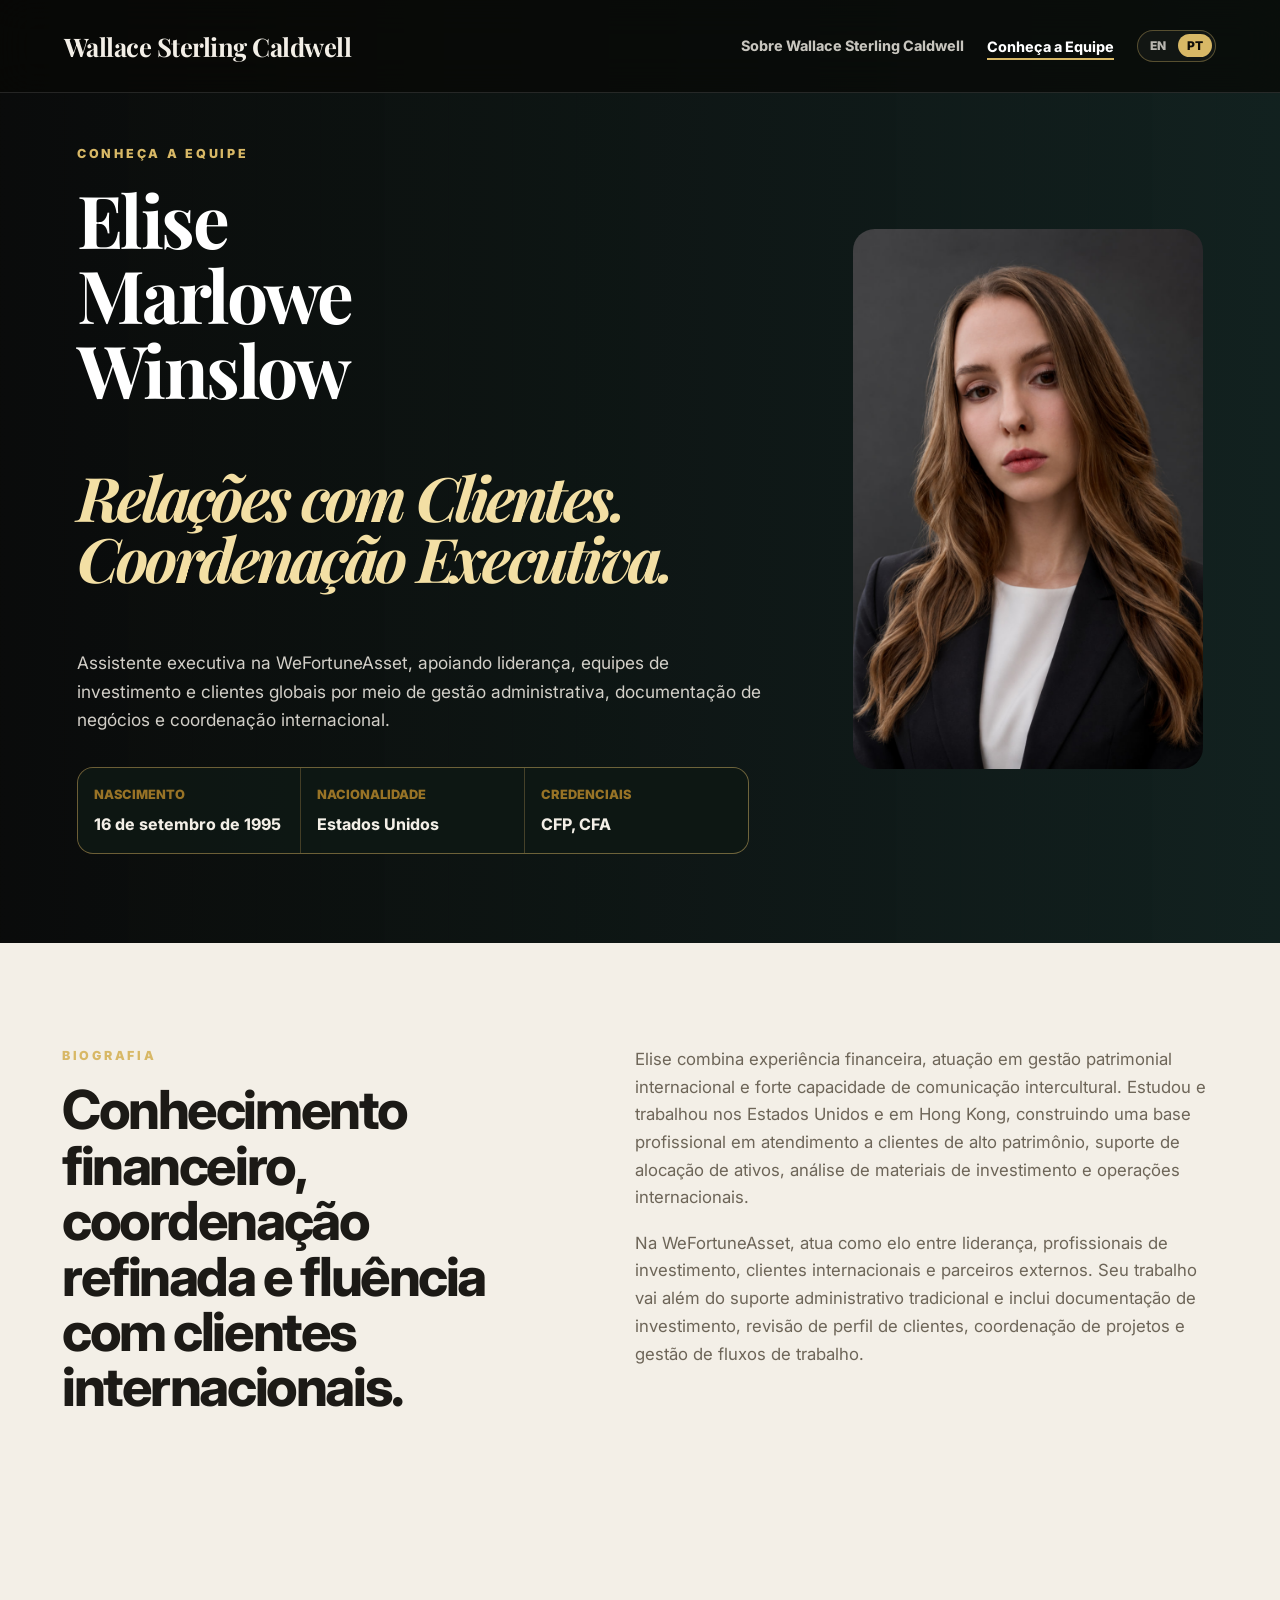
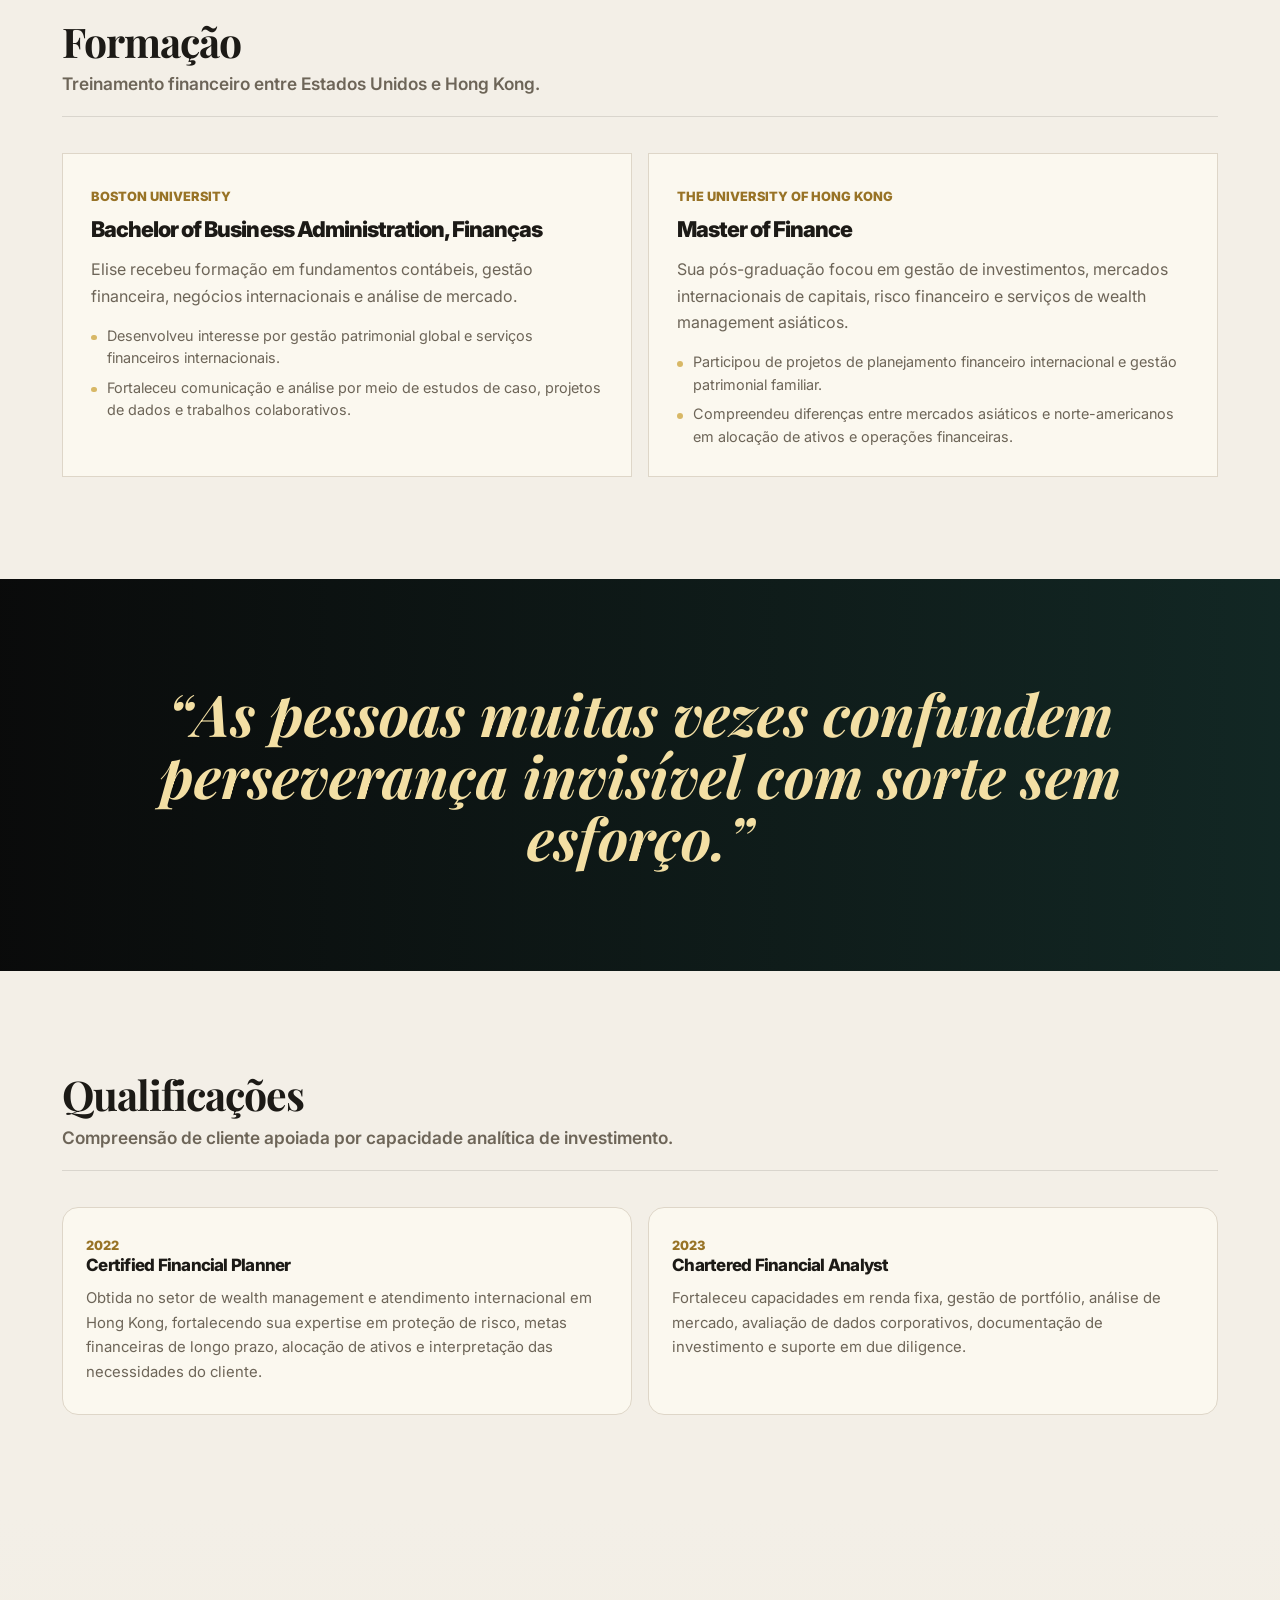
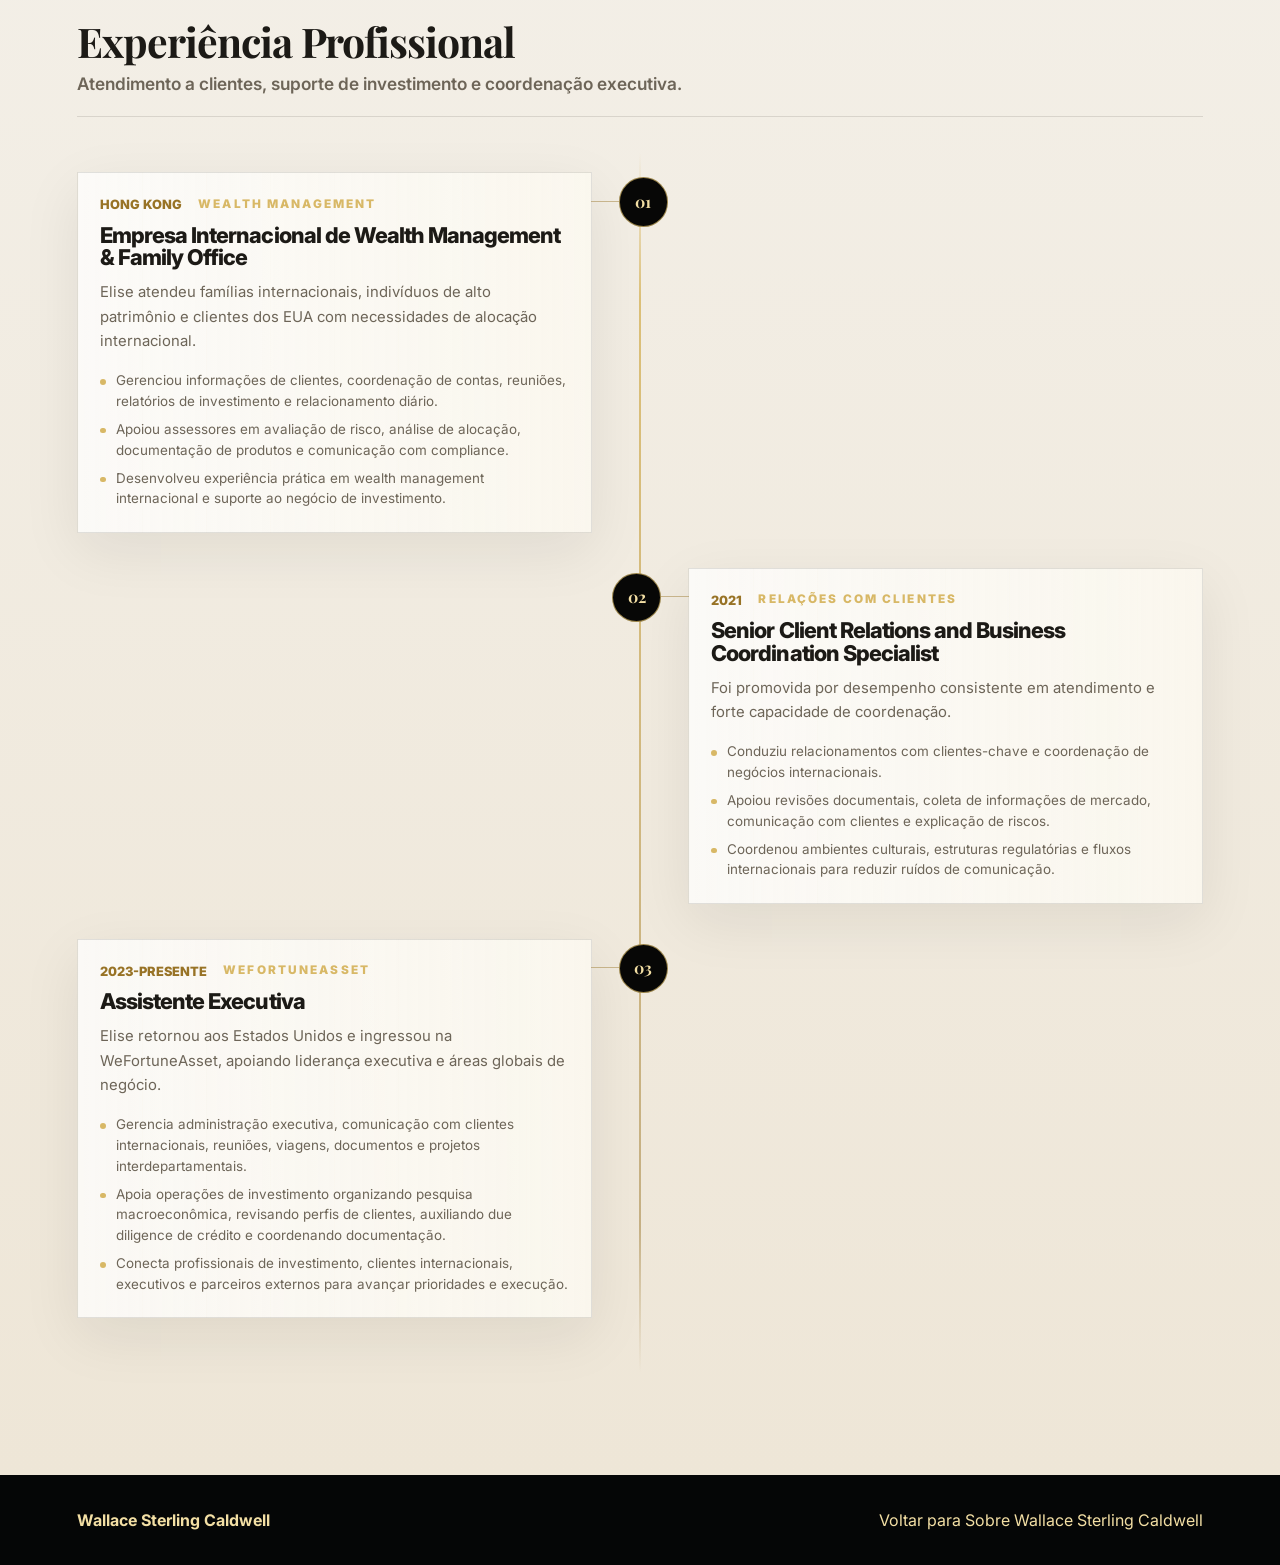
<file: pt/elise.html>
<!DOCTYPE html>
<html lang="pt-BR">
<head>
  <meta charset="UTF-8">
  <meta name="viewport" content="width=device-width, initial-scale=1.0">
  <title>Elise Marlowe Winslow | Assistente Executiva na WeFortuneAsset</title>
  <meta name="description" content="Perfil profissional de Elise Marlowe Winslow, assistente executiva na WeFortuneAsset, com foco em relações com clientes, suporte de investimento e coordenação internacional.">
  <meta name="robots" content="index, follow">
  <meta property="og:type" content="profile">
  <meta property="og:title" content="Elise Marlowe Winslow | Assistente Executiva na WeFortuneAsset">
  <meta property="og:description" content="Conheça a formação, certificações CFP e CFA, experiência em wealth management em Hong Kong e atuação executiva de Elise Marlowe Winslow.">
  <meta property="og:image" content="../Elise1.png">
  <meta property="og:locale" content="pt_BR">
  <meta property="og:locale:alternate" content="en_US">
  <meta name="twitter:card" content="summary_large_image">
  <meta name="twitter:title" content="Elise Marlowe Winslow | WeFortuneAsset">
  <meta name="twitter:description" content="Assistente executiva focada em relações com clientes, documentação de investimento e coordenação internacional.">
  <link rel="alternate" hreflang="en" href="../elise.html">
  <link rel="alternate" hreflang="pt-BR" href="elise.html">
  <link rel="alternate" hreflang="x-default" href="../elise.html">
  <link rel="icon" href="data:image/svg+xml,%3Csvg xmlns='http://www.w3.org/2000/svg' viewBox='0 0 64 64'%3E%3Crect width='64' height='64' fill='%23040605'/%3E%3Ctext x='32' y='40' text-anchor='middle' font-family='Georgia' font-size='24' fill='%23d9bd73'%3EW%3C/text%3E%3C/svg%3E">
  <link rel="preconnect" href="https://fonts.googleapis.com">
  <link rel="preconnect" href="https://fonts.gstatic.com" crossorigin>
  <link href="https://fonts.googleapis.com/css2?family=Inter:wght@400;500;600;700;800&family=Playfair+Display:ital,wght@0,600;0,700;1,600;1,700&display=swap" rel="stylesheet">
  <link rel="stylesheet" href="../styles.css">
</head>
<body>
  <header class="site-header">
    <a class="site-name" href="index.html">Wallace Sterling Caldwell</a>
    <button class="nav-toggle" type="button" aria-label="Abrir navegação" aria-expanded="false" data-nav-toggle><span></span><span></span></button>
    <nav class="site-nav" data-nav>
      <a href="index.html">Sobre Wallace Sterling Caldwell</a>
      <div class="nav-group">
        <a class="nav-parent" href="index.html#team" aria-current="page">Conheça a Equipe</a>
        <div class="team-menu">
          <a href="elise.html" aria-current="page">Elise Marlowe Winslow</a>
          <a href="adeline.html">Adeline Rowan Fairchild</a>
        </div>
      </div>
      <div class="lang-switch" aria-label="Idioma">
        <a href="../elise.html">EN</a>
        <a href="elise.html" aria-current="page">PT</a>
      </div>
    </nav>
  </header>

  <main>
    <section class="person-page">
      <div class="person-copy">
        <p class="eyebrow">Conheça a Equipe</p>
        <h1>Elise Marlowe Winslow</h1>
        <p class="script-line">Relações com Clientes. Coordenação Executiva.</p>
        <p>Assistente executiva na WeFortuneAsset, apoiando liderança, equipes de investimento e clientes globais por meio de gestão administrativa, documentação de negócios e coordenação internacional.</p>
        <dl class="facts">
          <div><dt>Nascimento</dt><dd>16 de setembro de 1995</dd></div>
          <div><dt>Nacionalidade</dt><dd>Estados Unidos</dd></div>
          <div><dt>Credenciais</dt><dd>CFP, CFA</dd></div>
        </dl>
      </div>
      <img src="../Elise1.png" alt="Retrato de Elise Marlowe Winslow">
    </section>

    <section class="section editorial-intro">
      <div>
        <p class="section-kicker">Biografia</p>
        <h2>Conhecimento financeiro, coordenação refinada e fluência com clientes internacionais.</h2>
      </div>
      <div class="prose">
        <p>Elise combina experiência financeira, atuação em gestão patrimonial internacional e forte capacidade de comunicação intercultural. Estudou e trabalhou nos Estados Unidos e em Hong Kong, construindo uma base profissional em atendimento a clientes de alto patrimônio, suporte de alocação de ativos, análise de materiais de investimento e operações internacionais.</p>
        <p>Na WeFortuneAsset, atua como elo entre liderança, profissionais de investimento, clientes internacionais e parceiros externos. Seu trabalho vai além do suporte administrativo tradicional e inclui documentação de investimento, revisão de perfil de clientes, coordenação de projetos e gestão de fluxos de trabalho.</p>
      </div>
    </section>

    <section class="section education-section">
      <div class="section-title">
        <p class="section-kicker">Formação</p>
        <h2>Treinamento financeiro entre Estados Unidos e Hong Kong.</h2>
      </div>
      <div class="education-grid">
        <article class="education-card">
          <span>Boston University</span>
          <h3>Bachelor of Business Administration, Finanças</h3>
          <p>Elise recebeu formação em fundamentos contábeis, gestão financeira, negócios internacionais e análise de mercado.</p>
          <ul class="detail-list">
            <li>Desenvolveu interesse por gestão patrimonial global e serviços financeiros internacionais.</li>
            <li>Fortaleceu comunicação e análise por meio de estudos de caso, projetos de dados e trabalhos colaborativos.</li>
          </ul>
        </article>
        <article class="education-card">
          <span>The University of Hong Kong</span>
          <h3>Master of Finance</h3>
          <p>Sua pós-graduação focou em gestão de investimentos, mercados internacionais de capitais, risco financeiro e serviços de wealth management asiáticos.</p>
          <ul class="detail-list">
            <li>Participou de projetos de planejamento financeiro internacional e gestão patrimonial familiar.</li>
            <li>Compreendeu diferenças entre mercados asiáticos e norte-americanos em alocação de ativos e operações financeiras.</li>
          </ul>
        </article>
      </div>
    </section>

    <section class="quote-panel">
      <p>“As pessoas muitas vezes confundem perseverança invisível com sorte sem esforço.”</p>
    </section>

    <section class="section credentials">
      <div class="section-title">
        <p class="section-kicker">Qualificações</p>
        <h2>Compreensão de cliente apoiada por capacidade analítica de investimento.</h2>
      </div>
      <div class="credential-grid two-col">
        <article><span>2022</span><h3>Certified Financial Planner</h3><p>Obtida no setor de wealth management e atendimento internacional em Hong Kong, fortalecendo sua expertise em proteção de risco, metas financeiras de longo prazo, alocação de ativos e interpretação das necessidades do cliente.</p></article>
        <article><span>2023</span><h3>Chartered Financial Analyst</h3><p>Fortaleceu capacidades em renda fixa, gestão de portfólio, análise de mercado, avaliação de dados corporativos, documentação de investimento e suporte em due diligence.</p></article>
      </div>
    </section>

    <section class="section timeline-section">
      <div class="section-title">
        <p class="section-kicker">Experiência Profissional</p>
        <h2>Atendimento a clientes, suporte de investimento e coordenação executiva.</h2>
      </div>
      <div class="timeline">
        <article>
          <span class="milestone">01</span>
          <div class="milestone-body">
            <div class="milestone-meta"><time>Hong Kong</time><span>Wealth Management</span></div>
            <h3>Empresa Internacional de Wealth Management &amp; Family Office</h3>
            <p>Elise atendeu famílias internacionais, indivíduos de alto patrimônio e clientes dos EUA com necessidades de alocação internacional.</p>
            <ul class="detail-list">
              <li>Gerenciou informações de clientes, coordenação de contas, reuniões, relatórios de investimento e relacionamento diário.</li>
              <li>Apoiou assessores em avaliação de risco, análise de alocação, documentação de produtos e comunicação com compliance.</li>
              <li>Desenvolveu experiência prática em wealth management internacional e suporte ao negócio de investimento.</li>
            </ul>
          </div>
        </article>
        <article>
          <span class="milestone">02</span>
          <div class="milestone-body">
            <div class="milestone-meta"><time>2021</time><span>Relações com Clientes</span></div>
            <h3>Senior Client Relations and Business Coordination Specialist</h3>
            <p>Foi promovida por desempenho consistente em atendimento e forte capacidade de coordenação.</p>
            <ul class="detail-list">
              <li>Conduziu relacionamentos com clientes-chave e coordenação de negócios internacionais.</li>
              <li>Apoiou revisões documentais, coleta de informações de mercado, comunicação com clientes e explicação de riscos.</li>
              <li>Coordenou ambientes culturais, estruturas regulatórias e fluxos internacionais para reduzir ruídos de comunicação.</li>
            </ul>
          </div>
        </article>
        <article>
          <span class="milestone">03</span>
          <div class="milestone-body">
            <div class="milestone-meta"><time>2023-Presente</time><span>WeFortuneAsset</span></div>
            <h3>Assistente Executiva</h3>
            <p>Elise retornou aos Estados Unidos e ingressou na WeFortuneAsset, apoiando liderança executiva e áreas globais de negócio.</p>
            <ul class="detail-list">
              <li>Gerencia administração executiva, comunicação com clientes internacionais, reuniões, viagens, documentos e projetos interdepartamentais.</li>
              <li>Apoia operações de investimento organizando pesquisa macroeconômica, revisando perfis de clientes, auxiliando due diligence de crédito e coordenando documentação.</li>
              <li>Conecta profissionais de investimento, clientes internacionais, executivos e parceiros externos para avançar prioridades e execução.</li>
            </ul>
          </div>
        </article>
      </div>
    </section>
  </main>

  <footer class="site-footer"><strong>Wallace Sterling Caldwell</strong><span><a href="index.html">Voltar para Sobre Wallace Sterling Caldwell</a></span></footer>
  <script src="../script.js"></script>
</body>
</html>
</file>
<file: styles.css>
:root {
  --black: #050606;
  --green: #071817;
  --green-soft: #0b2522;
  --gold: #d8b866;
  --gold-light: #f3dfa4;
  --cream: #f3efe7;
  --ink: #1c1a16;
  --muted: #bfb7a8;
  --paper-muted: #6d6558;
  --line: rgba(216, 184, 102, 0.28);
  --paper-line: rgba(28, 26, 22, 0.12);
  --max: 1220px;
}

* {
  box-sizing: border-box;
}

html {
  scroll-behavior: smooth;
}

body {
  margin: 0;
  background: var(--cream);
  color: var(--ink);
  font-family: Inter, Arial, sans-serif;
  line-height: 1.65;
}

body::before {
  content: "";
  position: fixed;
  inset: 0;
  z-index: 999;
  background: #050606;
  pointer-events: none;
  opacity: 1;
  transition: opacity 900ms ease, visibility 900ms ease;
}

body.is-loaded::before {
  opacity: 0;
  visibility: hidden;
}

body.nav-open {
  overflow: hidden;
}

a {
  color: inherit;
  text-decoration: none;
}

img {
  display: block;
  max-width: 100%;
}

.site-header {
  position: fixed;
  inset: 0 0 auto 0;
  z-index: 30;
  display: flex;
  align-items: center;
  justify-content: space-between;
  gap: 2rem;
  min-height: 5.8rem;
  padding: 0 clamp(1.2rem, 5vw, 5.5rem);
  background: rgba(8, 7, 5, 0.72);
  color: var(--cream);
  border-bottom: 1px solid rgba(255, 255, 255, 0.12);
  backdrop-filter: blur(18px);
  animation: loadDown 760ms ease both;
}

.site-name {
  color: var(--cream);
  font-family: "Playfair Display", Georgia, serif;
  font-size: clamp(1.15rem, 2vw, 1.6rem);
  font-weight: 700;
  letter-spacing: -0.02em;
  white-space: nowrap;
}

.site-nav {
  display: flex;
  align-items: center;
  gap: clamp(0.85rem, 1.8vw, 2rem);
}

.site-nav a,
.nav-parent {
  position: relative;
  padding: 0.55rem 0;
  color: rgba(243, 239, 231, 0.82);
  font-size: 0.9rem;
  font-weight: 750;
  white-space: nowrap;
}

.site-nav > a::after,
.nav-parent::after {
  content: "";
  position: absolute;
  left: 0;
  right: 0;
  bottom: 0.2rem;
  height: 2px;
  background: var(--gold);
  transform: scaleX(0);
  transform-origin: left;
  transition: transform 160ms ease;
}

.site-nav a:hover,
.site-nav a[aria-current="page"],
.nav-group:hover .nav-parent {
  color: #fff;
}

.site-nav > a:hover::after,
.site-nav > a[aria-current="page"]::after,
.nav-group:hover .nav-parent::after,
.nav-parent[aria-current="page"]::after {
  transform: scaleX(1);
}

.nav-group {
  position: relative;
}

.team-menu {
  position: absolute;
  top: calc(100% + 0.55rem);
  right: 0;
  min-width: 16.5rem;
  padding: 0.55rem;
  border: 1px solid rgba(216, 184, 102, 0.26);
  border-radius: 0.85rem;
  background: rgba(5, 6, 6, 0.94);
  box-shadow: 0 24px 70px rgba(0, 0, 0, 0.34);
  opacity: 0;
  transform: translateY(0.4rem);
  pointer-events: none;
  transition: opacity 160ms ease, transform 160ms ease;
}

.nav-group:hover .team-menu,
.nav-group:focus-within .team-menu {
  opacity: 1;
  transform: translateY(0);
  pointer-events: auto;
}

.team-menu a {
  display: block;
  padding: 0.8rem 0.9rem;
  border-radius: 0.55rem;
}

.team-menu a:hover,
.team-menu a[aria-current="page"] {
  background: rgba(216, 184, 102, 0.12);
}

.lang-switch {
  display: inline-flex;
  align-items: center;
  gap: 0.2rem;
  padding: 0.2rem;
  border: 1px solid rgba(216, 184, 102, 0.35);
  border-radius: 999px;
  background: rgba(255, 255, 255, 0.04);
}

.lang-switch a {
  padding: 0.34rem 0.55rem;
  border-radius: 999px;
  color: rgba(243, 239, 231, 0.74);
  font-size: 0.75rem;
  font-weight: 850;
  line-height: 1;
}

.lang-switch a[aria-current="page"] {
  background: var(--gold);
  color: #100d08;
}

.site-nav .lang-switch a::after {
  display: none;
}

.nav-toggle {
  display: none;
  width: 2.7rem;
  height: 2.7rem;
  border: 1px solid rgba(255, 255, 255, 0.28);
  border-radius: 999px;
  background: rgba(255, 255, 255, 0.08);
  cursor: pointer;
}

.nav-toggle span {
  display: block;
  width: 1.12rem;
  height: 2px;
  margin: 0.28rem auto;
  background: var(--cream);
}

.hero {
  position: relative;
  min-height: 100vh;
  display: grid;
  grid-template-columns: minmax(0, 0.48fr) minmax(0, 0.52fr);
  align-items: stretch;
  padding-top: 5.8rem;
  overflow: hidden;
  color: var(--cream);
  background:
    radial-gradient(circle at 22% 28%, rgba(216, 184, 102, 0.16), transparent 21rem),
    radial-gradient(circle at 78% 78%, rgba(216, 184, 102, 0.18), transparent 28rem),
    linear-gradient(115deg, #050606 0%, #090806 44%, #1a1710 64%, #4a3b1d 100%);
}

.hero-photo {
  position: relative;
  grid-column: 2;
  grid-row: 1;
  width: 100%;
  height: 100%;
  object-fit: cover;
  object-position: 50% 18%;
  filter: saturate(0.96) contrast(1.02);
  mask-image: linear-gradient(90deg, transparent 0%, rgba(0, 0, 0, 0.18) 8%, #000 24%, #000 100%);
}

.hero-shade {
  position: absolute;
  inset: 0;
  background:
    linear-gradient(90deg, rgba(5, 6, 6, 1) 0%, rgba(5, 6, 6, 0.98) 38%, rgba(5, 6, 6, 0.7) 50%, rgba(5, 6, 6, 0.12) 69%, rgba(5, 6, 6, 0) 100%),
    linear-gradient(0deg, rgba(5, 6, 6, 0.34) 0%, rgba(5, 6, 6, 0.08) 22%, transparent 52%),
    radial-gradient(circle at 38% 82%, rgba(216, 184, 102, 0.16), transparent 24rem);
  pointer-events: none;
}

.market-lines {
  position: absolute;
  inset: 0;
  background:
    repeating-linear-gradient(90deg, rgba(216, 184, 102, 0.08) 0 1px, transparent 1px 4.5rem),
    linear-gradient(22deg, transparent 0 43%, rgba(216, 184, 102, 0.42) 43.1% 43.25%, transparent 43.42%);
  opacity: 0.34;
  mask-image: linear-gradient(90deg, #000, #000 47%, transparent 67%);
  pointer-events: none;
}

.hero-content {
  position: relative;
  z-index: 2;
  grid-column: 1;
  grid-row: 1;
  align-self: start;
  width: min(100%, 640px);
  padding: clamp(8rem, 14vh, 11rem) clamp(1.2rem, 6vw, 6.5rem) clamp(4rem, 7vw, 6rem);
  animation: loadUp 820ms 180ms ease both;
}

.hero-photo {
  animation: imageReveal 1100ms 160ms ease both;
}

.eyebrow,
.section-kicker {
  margin: 0 0 1rem;
  color: var(--gold);
  font-size: 0.78rem;
  font-weight: 850;
  letter-spacing: 0.22em;
  text-transform: uppercase;
}

h1,
h2,
h3 {
  margin: 0;
  line-height: 1.03;
  letter-spacing: -0.045em;
  overflow-wrap: anywhere;
}

h1 {
  max-width: 8.6ch;
  color: #fff;
  font-family: "Playfair Display", Georgia, serif;
  font-size: clamp(3.6rem, 5.7vw, 6.35rem);
  font-weight: 700;
  letter-spacing: -0.035em;
}

.hero-content p:not(.eyebrow) {
  max-width: 37rem;
  margin: 1.25rem 0 0;
  color: rgba(243, 239, 231, 0.76);
  font-size: clamp(1.05rem, 1.45vw, 1.3rem);
}

.script-line {
  color: var(--gold-light);
  font-family: "Playfair Display", Georgia, serif;
  font-size: clamp(2.2rem, 4.8vw, 5.3rem);
  font-style: italic;
  font-weight: 700;
  line-height: 0.98;
  letter-spacing: -0.06em;
}

.overview {
  display: grid;
  grid-template-columns: repeat(4, 1fr);
  background: var(--black);
  color: var(--cream);
}

.overview div {
  padding: 1.7rem clamp(1.25rem, 4vw, 4rem);
  border-right: 1px solid var(--line);
}

.overview div:last-child {
  border-right: 0;
}

.overview strong {
  display: block;
  color: var(--gold-light);
  font-family: "Playfair Display", Georgia, serif;
  font-size: clamp(2rem, 4vw, 3.5rem);
  line-height: 1;
}

.overview span {
  display: block;
  margin-top: 0.45rem;
  color: var(--muted);
  font-size: 0.9rem;
}

.profile-snapshot {
  display: grid;
  grid-template-columns: repeat(4, 1fr);
  border-top: 1px solid rgba(216, 184, 102, 0.22);
  background: #0a0b0a;
  color: var(--cream);
}

.profile-snapshot div {
  min-height: 8.2rem;
  padding: 1.45rem clamp(1.1rem, 3vw, 3rem);
  border-right: 1px solid rgba(216, 184, 102, 0.22);
}

.profile-snapshot div:last-child {
  border-right: 0;
}

.profile-snapshot span {
  display: block;
  color: var(--gold);
  font-size: 0.72rem;
  font-weight: 850;
  letter-spacing: 0.16em;
  text-transform: uppercase;
}

.profile-snapshot strong {
  display: block;
  margin-top: 0.55rem;
  color: rgba(243, 239, 231, 0.88);
  font-size: 0.98rem;
  line-height: 1.45;
}

.section {
  max-width: var(--max);
  margin: 0 auto;
  padding: clamp(4.4rem, 8vw, 7rem) clamp(1.2rem, 4vw, 2rem);
}

.editorial-intro {
  display: grid;
  grid-template-columns: minmax(18rem, 0.85fr) minmax(0, 1fr);
  gap: clamp(2rem, 6vw, 5rem);
}

h2 {
  max-width: 14ch;
  color: var(--ink);
  font-size: clamp(2.25rem, 4.2vw, 4.5rem);
  font-weight: 760;
}

.prose p {
  margin: 0 0 1.1rem;
  color: var(--paper-muted);
  font-size: 1.05rem;
}

.quote-panel {
  padding: clamp(4.6rem, 8vw, 7rem) clamp(1.2rem, 6vw, 7rem);
  background:
    linear-gradient(90deg, rgba(5, 6, 6, 0.98), rgba(9, 31, 28, 0.96)),
    repeating-linear-gradient(90deg, rgba(216, 184, 102, 0.12) 0 1px, transparent 1px 4rem);
  color: var(--gold-light);
}

.quote-panel p {
  max-width: 980px;
  margin: 0 auto;
  font-family: "Playfair Display", Georgia, serif;
  font-size: clamp(2rem, 4.5vw, 5rem);
  font-style: italic;
  font-weight: 700;
  line-height: 1.08;
  text-align: center;
}

.section-title {
  display: block;
  margin-bottom: 2.25rem;
  padding-bottom: 1.15rem;
  border-bottom: 1px solid var(--paper-line);
}

.section-title .section-kicker {
  margin-bottom: 0.55rem;
  color: var(--ink);
  font-family: "Playfair Display", Georgia, serif;
  font-size: clamp(2rem, 3.2vw, 3.35rem);
  font-weight: 700;
  letter-spacing: -0.025em;
  line-height: 1.04;
  text-transform: none;
}

.section-title h2 {
  max-width: 48rem;
  color: var(--paper-muted);
  font-family: Inter, Arial, sans-serif;
  font-size: clamp(1rem, 1.35vw, 1.18rem);
  font-weight: 600;
  letter-spacing: 0;
  line-height: 1.55;
}

.timeline-section .section-title {
  max-width: var(--max);
  margin-left: auto;
  margin-right: auto;
}

.education-grid,
.strategy-grid {
  display: grid;
  grid-template-columns: repeat(2, 1fr);
  gap: 1rem;
}

.education-card,
.strategy-card,
.framework-grid article {
  border: 1px solid #ded6c8;
  background: #fbf8ef;
}

.education-card,
.strategy-card {
  padding: clamp(1.25rem, 2.2vw, 1.8rem);
}

.education-card span,
.framework-grid span {
  color: #987326;
  font-size: 0.8rem;
  font-weight: 850;
  text-transform: uppercase;
}

.education-card h3,
.strategy-card h3 {
  margin-top: 0.55rem;
  color: var(--ink);
  font-size: clamp(1.18rem, 1.7vw, 1.55rem);
  font-weight: 850;
  line-height: 1.16;
}

.education-card p,
.strategy-card p {
  margin: 0.85rem 0 0;
  color: var(--paper-muted);
}

.detail-list {
  display: grid;
  gap: 0.45rem;
  padding: 0;
  margin: 1rem 0 0;
  list-style: none;
}

.detail-list li {
  position: relative;
  padding-left: 1rem;
  color: var(--paper-muted);
  font-size: 0.9rem;
  line-height: 1.55;
}

.detail-list li::before {
  content: "";
  position: absolute;
  top: 0.68em;
  left: 0;
  width: 0.35rem;
  height: 0.35rem;
  border-radius: 999px;
  background: var(--gold);
}

.credential-grid {
  display: grid;
  grid-template-columns: repeat(3, 1fr);
  gap: 1rem;
}

.credential-grid article {
  min-height: 13rem;
  padding: 1.45rem;
  border: 1px solid #ded6c8;
  border-radius: 1rem;
  background: #fbf8ef;
}

.credential-grid span,
.team-card span,
.milestone-meta time,
.facts dt {
  color: #987326;
  font-size: 0.8rem;
  font-weight: 850;
  text-transform: uppercase;
}

.credential-grid h3,
.team-card h3,
.timeline h3 {
  color: var(--ink);
  font-size: 1.06rem;
  font-weight: 800;
}

.credential-grid p,
.team-card p,
.timeline p {
  margin: 0.72rem 0 0;
  color: var(--paper-muted);
  font-size: 0.93rem;
}

.image-feature {
  display: grid;
  grid-template-columns: minmax(0, 1fr) minmax(18rem, 0.85fr);
  gap: clamp(2rem, 6vw, 6rem);
  align-items: center;
  padding: clamp(4.4rem, 8vw, 7rem) clamp(1.2rem, 6vw, 7rem);
  background: var(--green);
  color: var(--cream);
}

.image-feature img {
  width: 100%;
  height: clamp(24rem, 47vw, 38rem);
  object-fit: cover;
  object-position: 54% center;
  border-radius: 1.35rem;
}

.image-feature h2 {
  color: var(--cream);
}

.image-feature p {
  max-width: 40rem;
  color: var(--muted);
}

.image-feature ul {
  display: flex;
  flex-wrap: wrap;
  gap: 0.65rem;
  padding: 0;
  margin: 1.5rem 0 0;
  list-style: none;
}

.image-feature li {
  padding: 0.55rem 0.75rem;
  border: 1px solid var(--line);
  border-radius: 999px;
  color: var(--gold-light);
  font-size: 0.82rem;
  font-weight: 800;
}

.timeline-section {
  max-width: none;
  padding-left: clamp(1.2rem, 6vw, 7rem);
  padding-right: clamp(1.2rem, 6vw, 7rem);
  background:
    linear-gradient(180deg, #f3efe7 0%, #eee6d7 100%);
}

.career-board {
  max-width: var(--max);
  margin: 0 auto;
}

.career-overview {
  max-width: 760px;
  margin: 0 auto clamp(2.4rem, 5vw, 4rem);
  padding: 1.55rem;
  border-top: 3px solid var(--gold);
  background: linear-gradient(135deg, rgba(5, 6, 6, 0.98), rgba(12, 29, 27, 0.96));
  color: var(--cream);
  text-align: center;
}

.career-overview span,
.milestone-meta span {
  color: var(--gold);
  font-size: 0.74rem;
  font-weight: 850;
  letter-spacing: 0.18em;
  text-transform: uppercase;
}

.career-overview strong {
  display: block;
  margin-top: 1.1rem;
  font-family: "Playfair Display", Georgia, serif;
  font-size: clamp(1.55rem, 2.2vw, 2.35rem);
  line-height: 1.08;
}

.career-overview p {
  margin: 1.1rem 0 0;
  color: rgba(243, 239, 231, 0.72);
  font-size: 0.95rem;
}

.timeline {
  position: relative;
  max-width: 1180px;
  margin: 0 auto;
  padding: 1.2rem 0;
}

.timeline::before {
  content: "";
  position: absolute;
  top: 0;
  bottom: 0;
  left: 50%;
  width: 2px;
  background:
    linear-gradient(180deg, transparent 0%, rgba(216, 184, 102, 0.86) 12%, rgba(152, 115, 38, 0.48) 88%, transparent 100%);
  transform: translateX(-50%);
}

.timeline article {
  position: relative;
  width: calc(50% - 3rem);
  margin: 0 0 clamp(1.3rem, 3vw, 2.2rem);
  padding: 1.2rem;
  border: 1px solid rgba(28, 26, 22, 0.12);
  background:
    linear-gradient(90deg, rgba(255, 255, 255, 0.74), rgba(251, 248, 239, 0.92)),
    repeating-linear-gradient(90deg, rgba(216, 184, 102, 0.08) 0 1px, transparent 1px 4rem);
  box-shadow: 0 18px 55px rgba(28, 26, 22, 0.08);
}

.timeline article:nth-child(even) {
  margin-left: calc(50% + 3rem);
}

.timeline article::before {
  content: "";
  position: absolute;
  top: 1.72rem;
  width: 3.25rem;
  height: 1px;
  background: rgba(152, 115, 38, 0.45);
}

.timeline article:nth-child(odd)::before {
  right: -3.25rem;
}

.timeline article:nth-child(even)::before {
  left: -3.25rem;
}

.milestone {
  position: absolute;
  top: 0.25rem;
  z-index: 1;
  display: grid;
  place-items: center;
  width: 3.1rem;
  height: 3.1rem;
  border: 1px solid rgba(216, 184, 102, 0.7);
  border-radius: 999px;
  background: #070706;
  color: var(--gold-light);
  font-family: "Playfair Display", Georgia, serif;
  font-size: 1rem;
  font-weight: 700;
}

.timeline article:nth-child(odd) .milestone {
  right: -4.82rem;
}

.timeline article:nth-child(even) .milestone {
  left: -4.82rem;
}

.milestone-body {
  min-width: 0;
  padding: 0.1rem 0.2rem 0.2rem;
}

.milestone-meta {
  display: flex;
  flex-wrap: wrap;
  align-items: center;
  gap: 0.55rem 1rem;
  margin-bottom: 0.55rem;
}

.timeline h3 {
  font-size: clamp(1.15rem, 1.7vw, 1.55rem);
}

.timeline .detail-list li {
  font-size: 0.84rem;
}

.framework-section {
  max-width: none;
  padding-left: clamp(1.2rem, 6vw, 7rem);
  padding-right: clamp(1.2rem, 6vw, 7rem);
  background:
    linear-gradient(180deg, #f3efe7, #eae1d1);
}

.framework-section .section-title,
.framework-grid {
  max-width: var(--max);
  margin-left: auto;
  margin-right: auto;
}

.framework-grid {
  display: grid;
  grid-template-columns: repeat(4, 1fr);
  gap: 1px;
  overflow: hidden;
  border: 1px solid #ded6c8;
  background: #ded6c8;
}

.framework-grid article {
  min-height: 10.5rem;
  padding: 1.25rem;
}

.framework-grid p {
  margin: 0.75rem 0 0;
  color: var(--paper-muted);
  font-weight: 650;
  line-height: 1.45;
}

.reveal {
  opacity: 0;
  transform: translateY(28px);
  transition: opacity 520ms ease, transform 520ms ease;
}

.reveal.is-visible {
  opacity: 1;
  transform: translateY(0);
}

.timeline article.reveal:nth-child(even) {
  transform: translateY(28px);
}

.timeline article.reveal.is-visible:nth-child(even) {
  transform: translateY(0);
}

@keyframes loadDown {
  from {
    opacity: 0;
    transform: translateY(-18px);
  }
  to {
    opacity: 1;
    transform: translateY(0);
  }
}

@keyframes loadUp {
  from {
    opacity: 0;
    transform: translateY(26px);
  }
  to {
    opacity: 1;
    transform: translateY(0);
  }
}

@keyframes imageReveal {
  from {
    opacity: 0;
    filter: saturate(0.8) contrast(0.96);
    transform: scale(1.025);
  }
  to {
    opacity: 1;
    filter: saturate(0.96) contrast(1.02);
    transform: scale(1);
  }
}

.team-grid {
  display: grid;
  grid-template-columns: repeat(2, 1fr);
  gap: 1.2rem;
}

.team-card {
  display: grid;
  grid-template-columns: 13rem 1fr;
  min-height: 17rem;
  overflow: hidden;
  border: 1px solid #ded6c8;
  border-radius: 1.1rem;
  background: #fbf8ef;
}

.team-card img {
  width: 100%;
  height: 100%;
  min-height: 17rem;
  object-fit: cover;
  object-position: center 18%;
}

.team-card div {
  display: flex;
  flex-direction: column;
  justify-content: center;
  padding: 1.55rem;
}

.person-page {
  display: grid;
  grid-template-columns: minmax(0, 1fr) minmax(20rem, 0.5fr);
  gap: clamp(2rem, 6vw, 6rem);
  align-items: center;
  min-height: 100vh;
  padding: 9rem clamp(1.2rem, 6vw, 7rem) clamp(4rem, 7vw, 6rem);
  background:
    linear-gradient(90deg, rgba(5, 6, 6, 0.98), rgba(8, 25, 23, 0.96)),
    repeating-linear-gradient(90deg, rgba(216, 184, 102, 0.1) 0 1px, transparent 1px 4rem);
  color: var(--cream);
}

.person-copy {
  max-width: 58rem;
}

.person-copy p:not(.eyebrow):not(.script-line) {
  max-width: 47rem;
  color: rgba(243, 239, 231, 0.86);
  font-size: 1.08rem;
}

.person-page img {
  width: 100%;
  height: clamp(31rem, 60vh, 43rem);
  object-fit: cover;
  object-position: center 20%;
  border-radius: 1.35rem;
}

.facts {
  display: grid;
  grid-template-columns: repeat(3, 1fr);
  gap: 1px;
  max-width: 42rem;
  margin: 2rem 0 0;
  overflow: hidden;
  border: 1px solid var(--line);
  border-radius: 1rem;
  background: var(--line);
}

.facts div {
  padding: 1rem;
  background: rgba(6, 18, 17, 0.88);
}

.facts dd {
  margin: 0.35rem 0 0;
  color: var(--cream);
  font-weight: 750;
}

.two-col {
  grid-template-columns: repeat(2, 1fr);
}

.four-col {
  grid-template-columns: repeat(4, 1fr);
}

.site-footer {
  display: flex;
  align-items: center;
  justify-content: space-between;
  gap: 1rem;
  padding: 2rem clamp(1.2rem, 6vw, 7rem);
  background: var(--black);
  color: var(--muted);
}

.site-footer strong,
.site-footer a {
  color: var(--gold-light);
}

@media (max-width: 1120px) {
  .site-nav {
    gap: 1rem;
  }

  .site-nav a {
    font-size: 0.82rem;
  }

  .editorial-intro,
  .image-feature,
  .person-page {
    grid-template-columns: 1fr;
  }

  .credential-grid,
  .four-col,
  .overview,
  .profile-snapshot,
  .framework-grid {
    grid-template-columns: repeat(2, 1fr);
  }
}

@media (max-width: 820px) {
  .site-header {
    min-height: 4.9rem;
    padding: 0 1rem;
  }

  .site-name {
    max-width: calc(100vw - 5.2rem);
    white-space: normal;
    line-height: 1.08;
  }

  .nav-toggle {
    display: block;
  }

  .site-nav {
    position: fixed;
    inset: 5.4rem 1rem auto 1rem;
    display: none;
    flex-direction: column;
    align-items: stretch;
    gap: 0;
    max-height: calc(100vh - 6.2rem);
    overflow-y: auto;
    padding: 0.7rem;
    border-radius: 1rem;
    background: rgba(5, 6, 6, 0.96);
    box-shadow: 0 24px 70px rgba(0, 0, 0, 0.35);
  }

  .site-nav.is-open {
    display: flex;
  }

  .site-nav a {
    padding: 0.85rem 0.95rem;
    font-size: 0.92rem;
  }

  .nav-group {
    position: static;
  }

  .nav-parent {
    display: block;
    padding: 0.85rem 0.95rem;
  }

  .team-menu {
    position: static;
    min-width: 0;
    padding: 0 0 0.45rem 0.75rem;
    border: 0;
    border-radius: 0;
    background: transparent;
    box-shadow: none;
    opacity: 1;
    transform: none;
    pointer-events: auto;
  }

  .team-menu a {
    padding: 0.72rem 0.95rem;
    color: rgba(243, 239, 231, 0.72);
  }

  .lang-switch {
    width: fit-content;
    margin: 0.6rem 0.95rem 0.35rem;
  }

  .lang-switch a {
    padding: 0.5rem 0.65rem;
  }

  .hero-content {
    align-self: stretch;
    padding: 0 1rem 3rem;
  }

  .hero {
    height: auto;
    min-height: auto;
    display: flex;
    flex-direction: column;
    padding-top: 4.9rem;
    background: #080705;
  }

  .hero-photo {
    width: 100%;
    height: auto;
    aspect-ratio: 0.96 / 1;
    object-position: 50% 18%;
    mask-image: linear-gradient(180deg, #000 0%, #000 68%, transparent 100%);
  }

  .hero-shade {
    background:
      linear-gradient(180deg, rgba(8, 7, 5, 0.08) 0%, rgba(8, 7, 5, 0.15) 42%, rgba(8, 7, 5, 0.96) 100%);
  }

  .market-lines {
    opacity: 0.22;
    mask-image: linear-gradient(180deg, transparent, #000 36%, #000);
  }

  h1 {
    font-size: clamp(2.75rem, 15vw, 3.2rem);
    line-height: 1.02;
  }

  h2 {
    font-size: clamp(1.95rem, 9vw, 2.15rem);
  }

  .script-line {
    font-size: clamp(1.85rem, 9vw, 2.3rem);
    letter-spacing: -0.035em;
  }

  .section,
  .timeline-section,
  .framework-section {
    padding-top: 4rem;
    padding-bottom: 4rem;
  }

  .section-title .section-kicker {
    font-size: clamp(1.85rem, 9vw, 2.45rem);
  }

  .overview,
  .profile-snapshot,
  .education-grid,
  .credential-grid,
  .strategy-grid,
  .framework-grid,
  .two-col,
  .four-col,
  .facts,
  .team-grid {
    grid-template-columns: 1fr;
  }

  .overview div {
    border-right: 0;
    border-bottom: 1px solid var(--line);
  }

  .overview div:last-child {
    border-bottom: 0;
  }

  .profile-snapshot div {
    min-height: auto;
    border-right: 0;
    border-bottom: 1px solid rgba(216, 184, 102, 0.22);
  }

  .profile-snapshot div:last-child {
    border-bottom: 0;
  }

  .section-title {
    display: block;
  }

  .timeline::before {
    left: 1.45rem;
    opacity: 0.45;
  }

  .timeline article {
    width: auto;
    margin-left: 2.95rem;
    padding: 1rem;
  }

  .timeline article:nth-child(even) {
    margin-left: 2.95rem;
  }

  .timeline article::before,
  .timeline article:nth-child(odd)::before,
  .timeline article:nth-child(even)::before {
    left: -1.55rem;
    right: auto;
    width: 1.15rem;
  }

  .milestone {
    width: 2.65rem;
    height: 2.65rem;
    font-size: 0.9rem;
  }

  .timeline article:nth-child(odd) .milestone,
  .timeline article:nth-child(even) .milestone {
    left: -3.05rem;
    right: auto;
  }

  .timeline .detail-list li {
    font-size: 0.86rem;
  }

  .team-card {
    grid-template-columns: 1fr;
  }

  .team-card img {
    height: 24rem;
  }

  .person-page {
    display: flex;
    flex-direction: column;
    min-height: auto;
    padding: 6.6rem 1rem 4rem;
  }

  .person-page img {
    order: -1;
    height: auto;
    max-height: 26rem;
    aspect-ratio: 0.92 / 1;
    object-fit: cover;
    object-position: center 14%;
  }

  .site-footer {
    flex-direction: column;
    align-items: flex-start;
  }
}

@media (max-width: 460px) {
  .site-name {
    font-size: 1.08rem;
  }

  h1 {
    font-size: 2.55rem;
  }

  .script-line {
    font-size: 2rem;
  }

  .section,
  .image-feature {
    padding-left: 1rem;
    padding-right: 1rem;
  }
}
</file>
